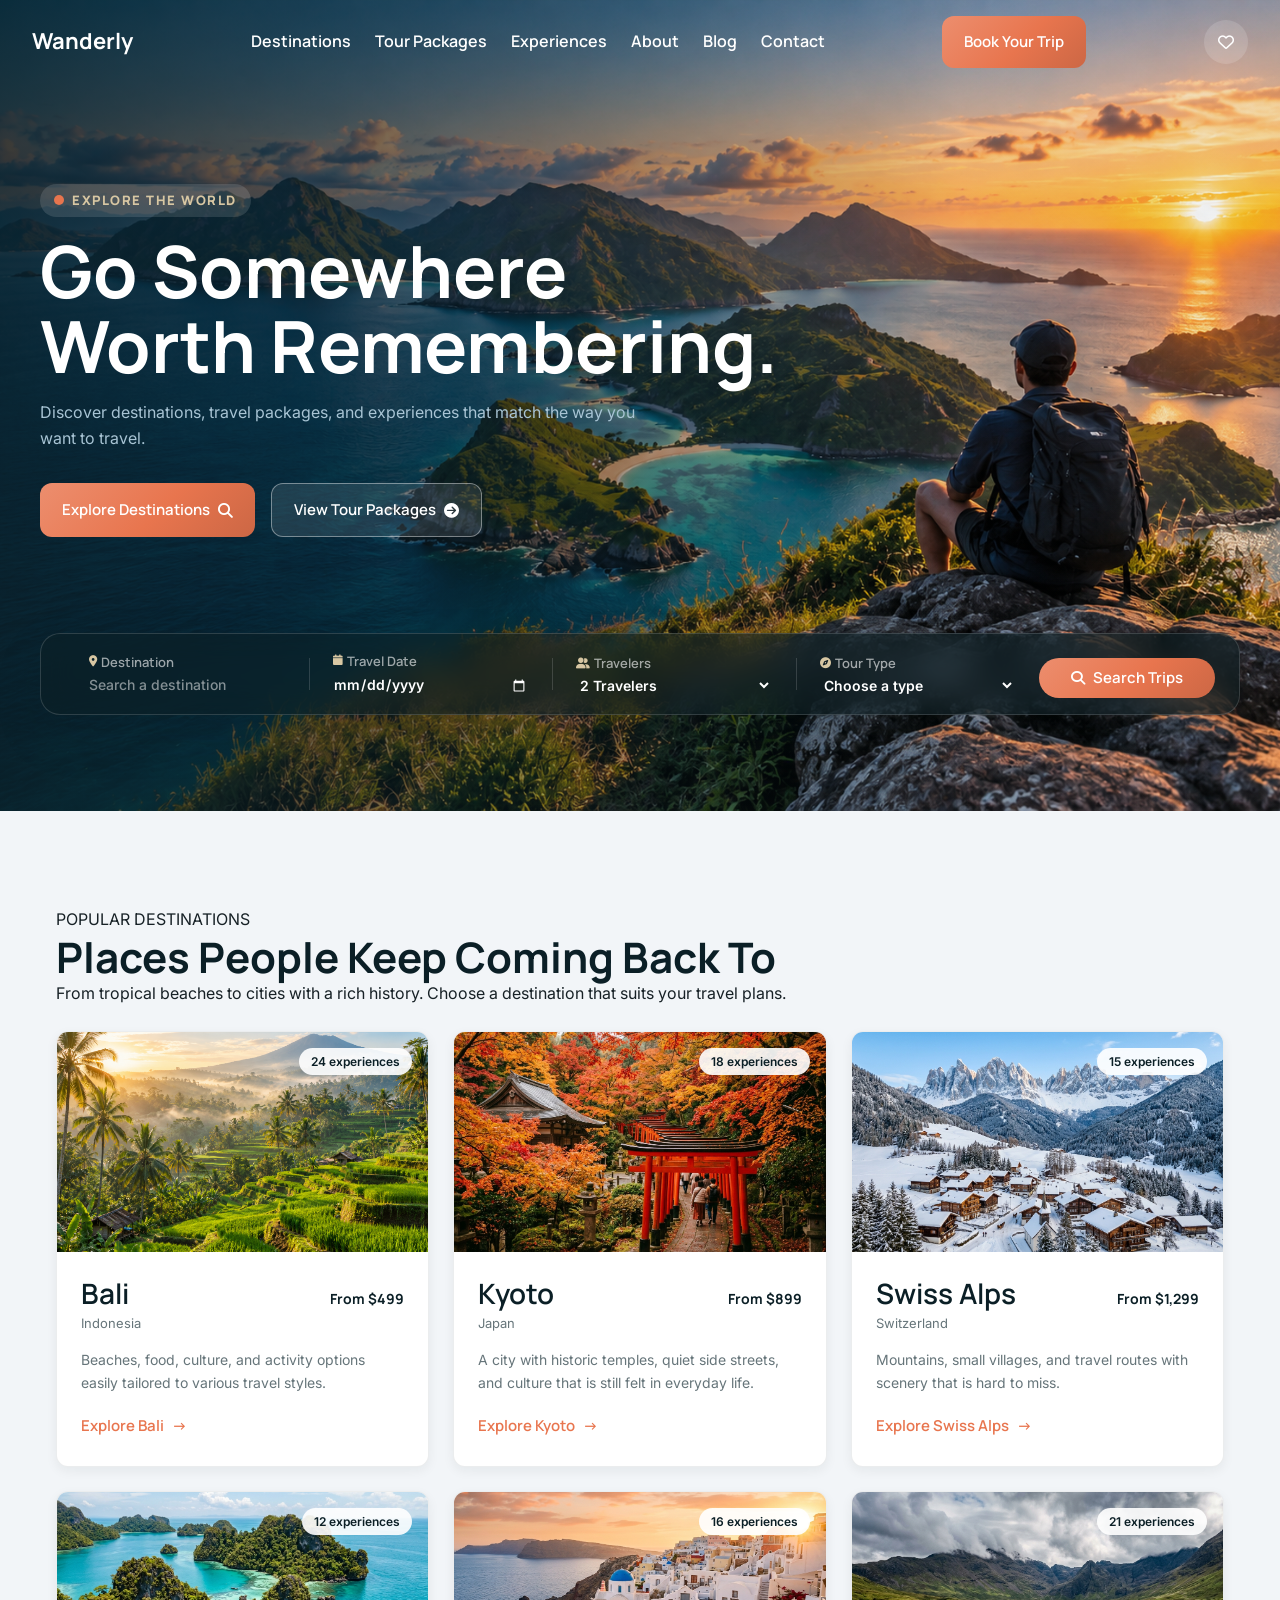
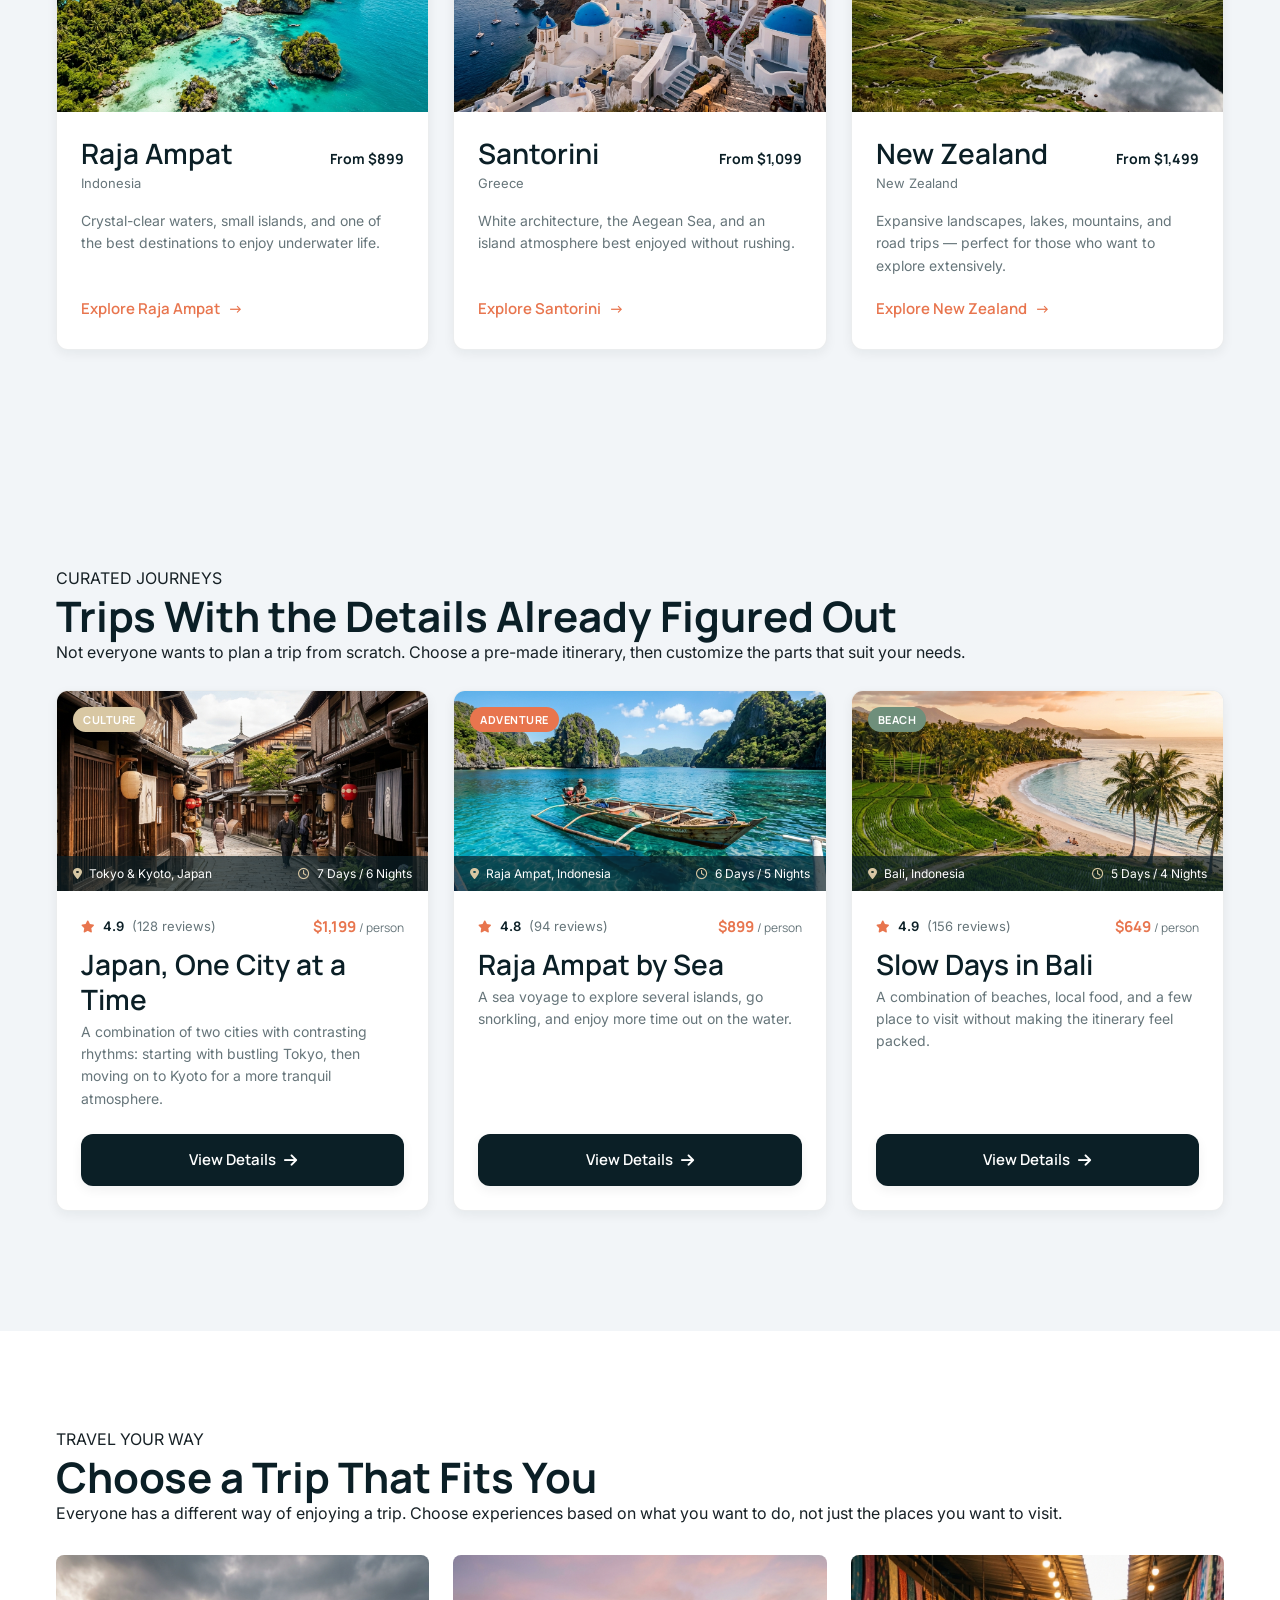
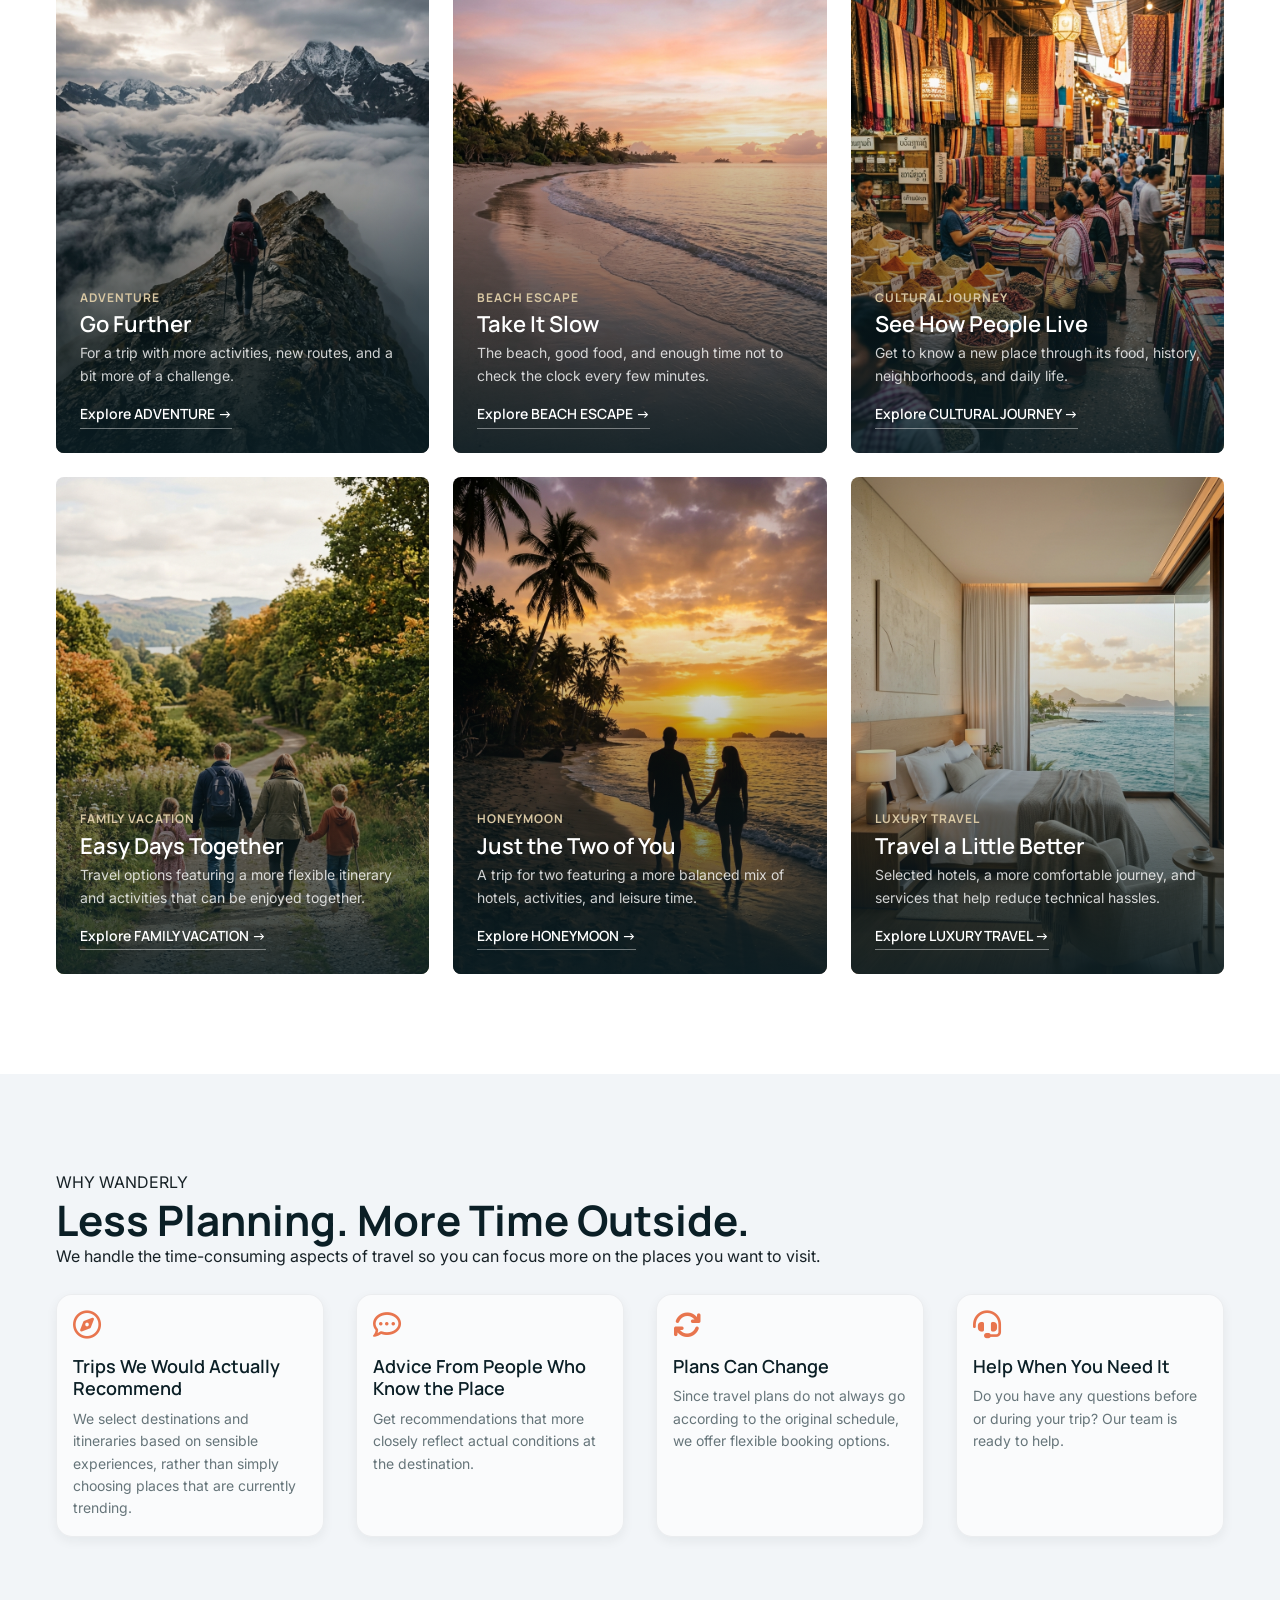
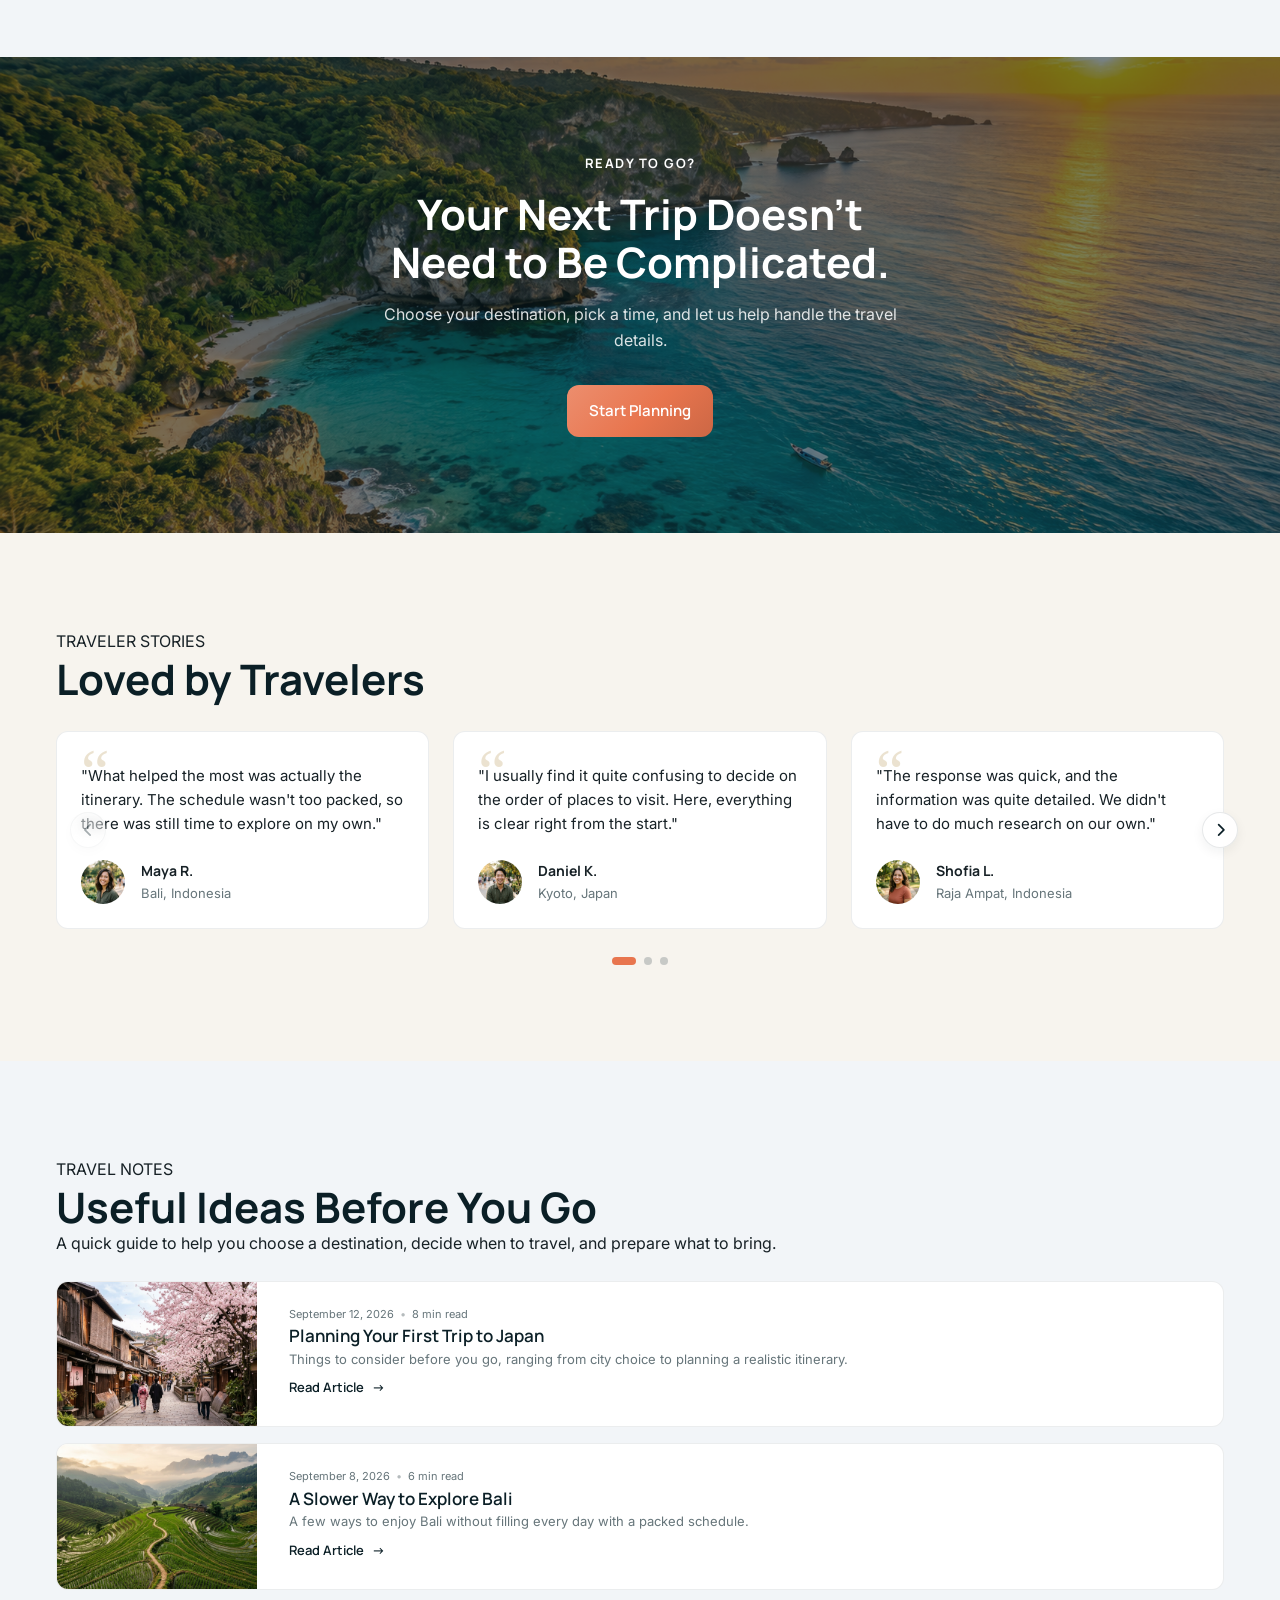
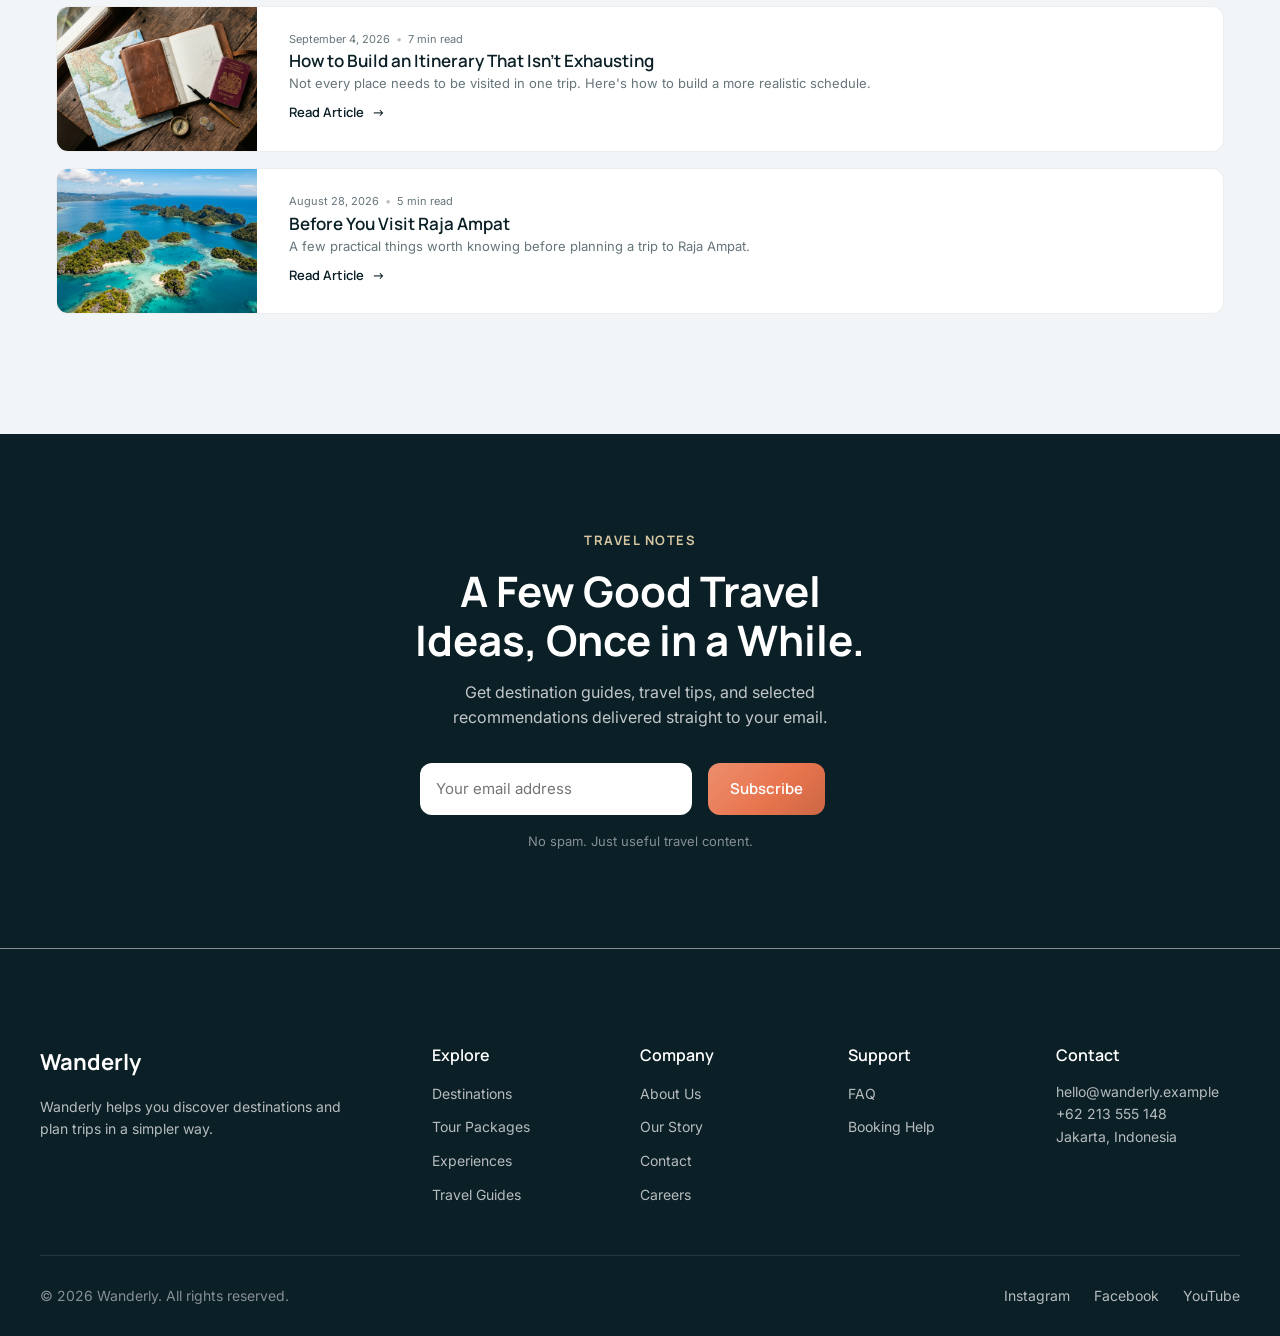
<file: index.html>
<!DOCTYPE html>
<html lang="en">
<head>
  <meta charset="UTF-8">
  <meta name="viewport" content="width=device-width, initial-scale=1.0">
  <title>Wanderly — Travel Planning, Made Simpler</title>

  <!-- Font -->
  <link rel="preconnect" href="https://fonts.googleapis.com">
  <link rel="preconnect" href="https://fonts.gstatic.com" crossorigin>
  <link href="https://fonts.googleapis.com/css2?family=Manrope:wght@500;600;700;800&family=Inter:wght@400;500;600&display=swap" rel="stylesheet">

  <!-- Icon -->
  <link rel="stylesheet" href="https://cdnjs.cloudflare.com/ajax/libs/font-awesome/6.5.1/css/all.min.css" integrity="sha512-DTOQO9RWCH3ppGqcWaEA1BIZOC6xxalwEsw9c2QQeAIftl+Vegovlnee1c9QX4TctnWMn13TZye+giMm8e2LwA==" crossorigin="anonymous" referrerpolicy="no-referrer">

  <!-- Style -->
  <link rel="stylesheet" href="style.css">
</head>
<body>
  <header class="header">
    <nav class="navbar">
      <a href="index.html" class="navbar__logo">
        Wanderly
      </a>

      <ul class="navbar__menu">
        <li><a href="destination.html" class="navbar__link">Destinations</a></li>
        <li><a href="tourpackage.html" class="navbar__link">Tour Packages</a></li>
        <li><a href="experiences.html" class="navbar__link">Experiences</a></li>
        <li><a href="about.html" class="navbar__link">About</a></li>
        <li><a href="blog.html" class="navbar__link">Blog</a></li>
        <li><a href="contact.html" class="navbar__link">Contact</a></li>
      </ul>

      <a href="booking.html" class="button button--primary navbar__cta">Book Your Trip</a>

      <a href="wishlist.html" class="navbar__account" aria-label="Your Wishlist">
        <i class="fa-regular fa-heart" aria-hidden="true"></i>
      </a>

      <button type="button" class="navbar__toggle" aria-label="Open navigation menu" aria-expanded="false">
        <span></span>
        <span></span>
        <span></span>
      </button>
    </nav>

    <div class="navbar__overlay"></div>
  </header>

  <main>

    <!-- ===== HERO ===== -->
    <section class="hero" id="hero">
      <div class="hero__content">
        <span class="hero__eyebrow">
          <span class="hero__eyebrow-dot" aria-hidden="true"></span>
          EXPLORE THE WORLD
        </span>
        <h1 class="hero__headline">Go Somewhere Worth Remembering.</h1>
        <p class="hero__subtitle">
          Discover destinations, travel packages, and experiences that match the way you want to travel.
        </p>

        <div class="hero__actions">
          <a href="destination.html" class="button button--primary">
            Explore Destinations
            <i class="fa-solid fa-search" aria-hidden="true"></i>
          </a>
          <a href="tourpackage.html" class="button button--secondary">
            View Tour Packages
            <i class="fa-solid fa-circle-arrow-right" aria-hidden="true"></i>
          </a>
        </div>
      </div>

      <!-- ===== TRAVEL SEARCH WIDGET ===== -->
      <form action="destination.html" class="search-widget" role="search" aria-label="Trip search">
        <h2 class="search-widget__title">Where Are You Going?</h2>

        <div class="search-widget__fields">
          <div class="search-widget__field">
            <label for="search-destination">
              <i class="fa-solid fa-location-dot" aria-hidden="true"></i>
              Destination
            </label>
            <input type="text" name="q" id="search-destination" placeholder="Search a destination">
          </div>

          <div class="search-widget__field">
            <label for="search-date">
              <i class="fa-solid fa-calendar" aria-hidden="true"></i>
              Travel Date
            </label>
            <input type="date" name="travel-date" id="search-date">
          </div>

          <div class="search-widget__field">
            <label for="search-travelers">
              <i class="fa-solid fa-user-group" aria-hidden="true"></i>
              Travelers
            </label>
            <select name="travelers" id="search-travelers">
              <option value="1">1 Traveler</option>
              <option value="2" selected>2 Travelers</option>
              <option value="3">3 Travelers</option>
              <option value="4">4 Travelers</option>
            </select>
          </div>
          
          <div class="search-widget__field">
            <label for="search-tour-type">
              <i class="fa-solid fa-compass" aria-hidden="true"></i>
              Tour Type
            </label>
            <select name="tour-type" id="search-tour-type">
              <option value="">Choose a type</option>
              <option value="adventure">Adventure</option>
              <option value="beach">Beach Escape</option>
              <option value="cultural">Cultural Journey</option>
              <option value="family">Family Vacation</option>
              <option value="honeymoon">Honeymoon</option>
              <option value="luxury">Luxury Travel</option>
            </select>
          </div>

          <button type="submit" class="button button--primary search-widget__submit">
            <i class="fa-solid fa-magnifying-glass" aria-hidden="true"></i>
            Search Trips
          </button>
        </div>
      </form>
    </section>

    <!-- ===== POPULAR DESTINATION ===== -->
    <section class="destinations" id="destinations">
      <div class="section-heading">
        <span class="section-heading__eyebrow">POPULAR DESTINATIONS</span>
        <h2 class="section-heading__title">Places People Keep Coming Back To</h2>
        <p class="section-heading__desc">
          From tropical beaches to cities with a rich history. Choose a destination that suits your travel plans.
        </p>
      </div>

      <div class="destination-grid">

        <!-- DESTINATION 1 -->
        <article class="destination-card" data-region="asia">
          <div class="destination-card__media">
            <img src="images/destination/bali.png" alt="A tropical beach in Bali with coconut trees" class="destination-card__image">
            <span class="destination-card__badge">24 experiences</span>
          </div>
          <div class="destination-card__body">
            <div class="destination-card__heading">
              <h3 class="destination-card__title">Bali</h3>
              <span class="destination-card__price">From $499</span>
            </div>
            <p class="destination-card__country">Indonesia</p>
            <p class="destination-card__desc">
              Beaches, food, culture, and activity options easily tailored to various travel styles.
            </p>
            <a href="destination-detail.html?id=bali" class="button button--ghost">Explore Bali</a>
          </div>
        </article>

        <!-- DESTINATION 2 -->
        <article class="destination-card" data-region="asia">
          <div class="destination-card__media">
            <img src="images/destination/kyoto.jpg" alt="A historic temple in Kyoto, Japan" class="destination-card__image">
            <span class="destination-card__badge">18 experiences</span>
          </div>
          <div class="destination-card__body">
            <div class="destination-card__heading">
              <h3 class="destination-card__title">Kyoto</h3>
              <span class="destination-card__price">From $899</span>
            </div>
            <p class="destination-card__country">Japan</p>
            <p class="destination-card__desc">
              A city with historic temples, quiet side streets, and culture that is still felt in everyday life.
            </p>
            <a href="destination-detail.html?id=kyoto" class="button button--ghost">Explore Kyoto</a>
          </div>
        </article>

        <!-- DESTINATION 3 -->
        <article class="destination-card" data-region="europe">
          <div class="destination-card__media">
            <img src="images/destination/swiss-alps.jpg" alt="Swiss Alps mountains with a small village" class="destination-card__image">
            <span class="destination-card__badge">15 experiences</span>
          </div>
          <div class="destination-card__body">
            <div class="destination-card__heading">
              <h3 class="destination-card__title">Swiss Alps</h3>
              <span class="destination-card__price">From $1,299</span>
            </div>
            <p class="destination-card__country">Switzerland</p>
            <p class="destination-card__desc">
              Mountains, small villages, and travel routes with scenery that is hard to miss.
            </p>
            <a href="destination-detail.html?id=swiss-alps" class="button button--ghost">Explore Swiss Alps</a>
          </div>
        </article>

        <!-- DESTINATION 4 -->
        <article class="destination-card" data-region="asia">
          <div class="destination-card__media">
            <img src="images/destination/raja-ampat.jpg" alt="The clear waters of Raja Ampat from above" class="destination-card__image">
            <span class="destination-card__badge">12 experiences</span>
          </div>
          <div class="destination-card__body">
            <div class="destination-card__heading">
              <h3 class="destination-card__title">Raja Ampat</h3>
              <span class="destination-card__price">From $899</span>
            </div>
            <p class="destination-card__country">Indonesia</p>
            <p class="destination-card__desc">
              Crystal-clear waters, small islands, and one of the best destinations to enjoy underwater life.
            </p>
            <a href="destination-detail.html?id=raja-ampat" class="button button--ghost">Explore Raja Ampat</a>
          </div>
        </article>

        <!-- DESTINATION 5 -->
        <article class="destination-card" data-region="">
          <div class="destination-card__media">
            <img src="images/destination/santorini.jpg" alt="The distinctive blue-and-white buildings of Santorini, Greece." class="destination-card__image">
            <span class="destination-card__badge">16 experiences</span>
          </div>
          <div class="destination-card__body">
            <div class="destination-card__heading">
              <h3 class="destination-card__title">Santorini</h3>
              <span class="destination-card__price">From $1,099</span>
            </div>
            <p class="destination-card__country">Greece</p>
            <p class="destination-card__desc">
              White architecture, the Aegean Sea, and an island atmosphere best enjoyed without rushing.
            </p>
            <a href="destination-detail.html?id=santorini" class="button button--ghost">Explore Santorini</a>
          </div>
        </article>

        <!-- DESTINATION 6 -->
        <article class="destination-card" data-region="">
          <div class="destination-card__media">
            <img src="images/destination/new-zealand.jpg" alt="The vast landscape of mountains and lakes in New Zealand." class="destination-card__image">
            <span class="destination-card__badge">21 experiences</span>
          </div>
          <div class="destination-card__body">
            <div class="destination-card__heading">
              <h3 class="destination-card__title">New Zealand</h3>
              <span class="destination-card__price">From $1,499</span>
            </div>
            <p class="destination-card__country">New Zealand</p>
            <p class="destination-card__desc">
              Expansive landscapes, lakes, mountains, and road trips &mdash; perfect for those who want to explore extensively.
            </p>
            <a href="destination-detail.html?id=new-zealand" class="button button--ghost">Explore New Zealand</a>
          </div>
        </article>

      </div>
    </section>

    <!-- ===== FEATURED TOUR PACKAGES ===== -->
    <section class="tour-packages" id="tour-packages">
      <div class="section-heading">
        <span class="section-heading__eyebrow">CURATED JOURNEYS</span>
        <h2 class="section-heading__title">Trips With the Details Already Figured Out</h2>
        <p class="section-heading__desc">
          Not everyone wants to plan a trip from scratch. Choose a pre-made itinerary, then customize the parts that suit your needs.
        </p>
      </div>

      <div class="tour-package-grid">

        <!-- Tour Packages 1 -->
        <article class="tour-package-card" data-category="cultural">
          <div class="tour-package-card__media">
            <img src="images/tourpackages/japan.jpg" alt="">
            <span class="tour-package-card__category">CULTURE</span>
            <div class="tour-package-card__info-bar">
              <span><i class="fa-solid fa-location-dot" aria-hidden="true"></i> Tokyo &amp; Kyoto, Japan</span>
              <span><i class="fa-regular fa-clock" aria-hidden="true"></i> 7 Days / 6 Nights</span>
            </div>
          </div>
          <div class="tour-package-card__body">
            <div class="tour-package-card__meta-row">
              <span class="tour-package-card__rating">
                <i class="fa-solid fa-star" aria-hidden="true"></i>
                4.9 <span class="tour-package-card__reviews">(128 reviews)</span>
              </span>
              <span class="tour-package-card__price">From $1,199 <span>/ person</span></span>
            </div>
            <h3 class="tour-package-card__title">Japan, One City at a Time</h3>
            <p class="tour-package-card__desc">
              A combination of two cities with contrasting rhythms: starting with bustling Tokyo, then moving on to Kyoto for a more tranquil atmosphere.
            </p>
            <a href="tourpackage-detail.html?id=japan-01" class="button button--dark tour-package-card__cta">
              View Details
              <i class="fa-solid fa-arrow-right" aria-hidden="true"></i>
            </a>
          </div>
        </article>

        <!-- Tour Packages 2 -->
        <article class="tour-package-card" data-category="adventure">
          <div class="tour-package-card__media">
            <img src="images/tourpackages/raja-ampat-sea.jpg" alt="">
            <span class="tour-package-card__category">ADVENTURE</span>
            <div class="tour-package-card__info-bar">
              <span><i class="fa-solid fa-location-dot" aria-hidden="true"></i> Raja Ampat, Indonesia</span>
              <span><i class="fa-regular fa-clock" aria-hidden="true"></i> 6 Days / 5 Nights</span>
            </div>
          </div>
          <div class="tour-package-card__body">
            <div class="tour-package-card__meta-row">
              <span class="tour-package-card__rating">
                <i class="fa-solid fa-star" aria-hidden="true"></i>
                4.8 <span class="tour-package-card__reviews">(94 reviews)</span>
              </span>
              <span class="tour-package-card__price">From $899 <span>/ person</span></span>
            </div>
            <h3 class="tour-package-card__title">Raja Ampat by Sea</h3>
            <p class="tour-package-card__desc">
              A sea voyage to explore several islands, go snorkeling, and enjoy more time out on the water.
            </p>
            <a href="tourpackage-detail.html?id=raja-ampat-02" class="button button--dark tour-package-card__cta">
              View Details
              <i class="fa-solid fa-arrow-right" aria-hidden="true"></i>
            </a>
          </div>
        </article>

        <!-- Tour Packages 3 -->
        <article class="tour-package-card" data-category="beach">
          <div class="tour-package-card__media">
            <img src="images/tourpackages/bali-slow.jpg" alt="">
            <span class="tour-package-card__category">BEACH</span>
            <div class="tour-package-card__info-bar">
              <span><i class="fa-solid fa-location-dot" aria-hidden="true"></i> Bali, Indonesia</span>
              <span><i class="fa-regular fa-clock" aria-hidden="true"></i> 5 Days / 4 Nights</span>
            </div>
          </div>
          <div class="tour-package-card__body">
            <div class="tour-package-card__meta-row">
              <span class="tour-package-card__rating">
                <i class="fa-solid fa-star" aria-hidden="true"></i>
                4.9 <span class="tour-package-card__reviews">(156 reviews)</span>
              </span>
              <span class="tour-package-card__price">From $649 <span>/ person</span></span>
            </div>
            <h3 class="tour-package-card__title">Slow Days in Bali</h3>
            <p class="tour-package-card__desc">
              A combination of beaches, local food, and a few places to visit without making the itinerary feel packed.
            </p>
            <a href="tourpackage-detail.html?id=bali-03" class="button button--dark tour-package-card__cta">
              View Details
              <i class="fa-solid fa-arrow-right" aria-hidden="true"></i>
            </a>
          </div>
        </article>

      </div>
    </section>

    <!-- ===== TRAVEL EXPERIENCES ===== -->
    <section class="experiences" id="experiences">
      <div class="section-heading">
        <span class="section-heading__eyebrow">TRAVEL YOUR WAY</span>
        <h2 class="section-heading__title">Choose a Trip That Fits You</h2>
        <p class="section-heading__desc">
          Everyone has a different way of enjoying a trip. Choose experiences based on what you want to do, not just the places you want to visit.
        </p>
      </div>

      <div class="slider slider--mobile-only" data-slider role="region" aria-label="Tour experiences">
        <div class="slider__viewport">

          <button type="button" class="slider__btn slider__btn--prev" aria-label="Previous experience">
            <i class="fa-solid fa-chevron-left" aria-hidden="true"></i>
          </button>

          <div class="slider__track">
            <!-- Experience 1 -->
            <article class="experience-card">
              <img src="images/experiences/adventure.jpg" alt="" class="experience-card__image">
              <div class="experience-card__overlay">
                <span class="experience-card__category">ADVENTURE</span>
                <h3 class="experience-card__title">Go Further</h3>
                <p class="experience-card__desc">
                  For a trip with more activities, new routes and a bit more of a challenge.
                </p>
                <a href="experience-detail.html?id=adventure" class="experience-card__link">Explore Adventures &rarr;</a>
              </div>
            </article>
            
            <!-- Experience 2 -->
            <article class="experience-card">
              <img src="images/experiences/beach.jpg" alt="" class="experience-card__image">
              <div class="experience-card__overlay">
                <span class="experience-card__category">BEACH ESCAPE</span>
                <h3 class="experience-card__title">Take It Slow</h3>
                <p class="experience-card__desc">
                  The beach, good food, and enough time not to check the clock every few minutes.
                </p>
                <a href="experience-detail.html?id=beach" class="experience-card__link">Explore Beach Trips &rarr;</a>
              </div>
            </article>
                    
            <!-- Experience 3 -->
            <article class="experience-card">
              <img src="images/experiences/cultural.jpg" alt="" class="experience-card__image">
              <div class="experience-card__overlay">
                <span class="experience-card__category">CULTURAL JOURNEY</span>
                <h3 class="experience-card__title">See How People Live</h3>
                <p class="experience-card__desc">
                  Get to know a new place through its food, history, neighborhoods, and daily life.
                </p>
                <a href="experience-detail.html?id=cultural" class="experience-card__link">Explore Cultural Trips &rarr;</a>
              </div>
            </article>
                    
            <!-- Experience 4 -->
            <article class="experience-card">
              <img src="images/experiences/family.jpg" alt="" class="experience-card__image">
              <div class="experience-card__overlay">
                <span class="experience-card__category">FAMILY VACATION</span>
                <h3 class="experience-card__title">Easy Days Together</h3>
                <p class="experience-card__desc">
                  Travel options featuring a more flexible itinerary and activities that can be enjoyed together.
                </p>
                <a href="experience-detail.html?id=family" class="experience-card__link">Explore Family Trips &rarr;</a>
              </div>
            </article>
                            
            <!-- Experience 5 -->
            <article class="experience-card">
              <img src="images/experiences/honeymoon.jpg" alt="" class="experience-card__image">
              <div class="experience-card__overlay">
                <span class="experience-card__category">HONEYMOON</span>
                <h3 class="experience-card__title">Just the Two of You</h3>
                <p class="experience-card__desc">
                  A trip for two featuring a more balanced mix of hotels, activities, and leisure time.
                </p>
                <a href="experience-detail.html?id=honeymoon" class="experience-card__link">Explore Honeymoon Trips &rarr;</a>
              </div>
            </article>
                            
            <!-- Experience 6 -->
            <article class="experience-card">
              <img src="images/experiences/luxury.jpg" alt="" class="experience-card__image">
              <div class="experience-card__overlay">
                <span class="experience-card__category">LUXURY TRAVEL</span>
                <h3 class="experience-card__title">Travel a Little Better</h3>
                <p class="experience-card__desc">
                  Hand-picked hotels, a more comfortable journey, and services that help minimize logistical hassles.
                </p>
                <a href="experience-detail.html?id=luxury" class="experience-card__link">Explore Luxury Trips &rarr;</a>
              </div>
            </article>
          </div>

          <button type="button" class="slider__btn slider__btn--next" aria-label="Next experience">
            <i class="fa-solid fa-chevron-right" aria-hidden="true"></i>
          </button>

        </div>

        <div class="slider__dots"></div>
      </div>
    </section>

    <!-- ===== WHY CHOOSE US ===== -->
    <section class="why-us" id="why-us">
      <div class="section-heading">
        <span class="section-heading__eyebrow">WHY WANDERLY</span>
        <h2 class="section-heading__title">Less Planning. More Time Outside.</h2>
        <p class="section-heading__desc">
          We handle the time-consuming aspects of travel so you can focus more on the places you want to visit.
        </p>
      </div>

      <div class="benefit-grid">
        <!-- Benefit 1 -->
        <div class="benefit-card">
          <i class="fa-regular fa-compass benefit-card__icon" aria-hidden="true"></i>
          <h3 class="benefit-card__title">Trips We Would Actually Recommend</h3>
          <p class="benefit-card__desc">
            We select destinations and itineraries based on sensible experiences, rather than simply choosing places that are currently trending.
          </p>
        </div>

        <!-- Benefit 2 -->
        <div class="benefit-card">
          <i class="fa-regular fa-comment-dots benefit-card__icon" aria-hidden="true"></i>
          <h3 class="benefit-card__title">Advice From People Who Know the Place</h3>
          <p class="benefit-card__desc">
            Get recommendations that more closely reflect actual conditions at the destination.
          </p>
        </div>

        <!-- Benefit 3 -->
        <div class="benefit-card">
          <i class="fa-solid fa-arrows-rotate benefit-card__icon" aria-hidden="true"></i>
          <h3 class="benefit-card__title">Plans Can Change</h3>
          <p class="benefit-card__desc">
            Since travel plans do not always go according to the original schedule, we offer flexible booking options.
          </p>
        </div>

        <!-- Benefit 4 -->
        <div class="benefit-card">
          <i class="fa-solid fa-headset benefit-card__icon" aria-hidden="true"></i>
          <h3 class="benefit-card__title">Help When You Need It</h3>
          <p class="benefit-card__desc">
            Do you have any questions before or during your trip? Our team is ready to help.
          </p>
        </div>
      </div>
    </section>

    <!-- ===== PROMOTIONAL BANNER ===== -->
    <section class="promo-banner" id="promo-banner">
      <span class="promo-banner__eyebrow">READY TO GO?</span>
      <h2 class="promo-banner__title">Your Next Trip Doesn't Need to Be Complicated.</h2>
      <p class="promo-banner__desc">
        Choose your destination, pick a time, and let us help handle the travel details.
      </p>
      <a href="booking.html" class="button button--primary">Start Planning</a>
    </section>

    <!-- ===== TESTIMONIALS ===== -->
    <section class="testimonials" id="testimonials">
      <div class="section-heading">
        <span class="section-heading__eyebrow">TRAVELER STORIES</span>
        <h2 class="section-heading__title">Loved by Travelers</h2>
      </div>

      <div class="slider slider--testimonials" data-slider role="region" aria-roledescription="carousel" aria-label="Traveler testimonials">
        <div class="slider__viewport">

          <button type="button" class="slider__btn slider__btn--prev" aria-label="Previous testimonial">
            <i class="fa-solid fa-chevron-left" aria-hidden="true"></i>
          </button>

          <div class="slider__track" tabindex="0">
            <!-- Testimoni 1 -->
            <blockquote class="testimonial-card">
              <p class="testimonial-card__quote">
                "What helped the most was actually the itinerary. The schedule wasn't too packed, so there was still time to explore on my own."
              </p>
              <footer class="testimonial-card__author">
                <img src="images/testimonials/person1.jpg" alt="" class="testimonial-card__avatar">
                <span class="testimonial-card__name">Maya R.</span>
                <span class="testimonial-card__destination">Bali, Indonesia</span>
                <span class="testimonial-card__rating">5.0</span>
              </footer>
            </blockquote>
            
            <!-- Testimoni 2 -->
            <blockquote class="testimonial-card">
              <p class="testimonial-card__quote">
                "I usually find it quite confusing to decide on the order of places to visit. Here, everything is clear right from the start."
              </p>
              <footer class="testimonial-card__author">
                <img src="images/testimonials/person2.jpg" alt="" class="testimonial-card__avatar">
                <span class="testimonial-card__name">Daniel K.</span>
                <span class="testimonial-card__destination">Kyoto, Japan</span>
                <span class="testimonial-card__rating">4.9</span>
              </footer>
            </blockquote>
                    
            <!-- Testimoni 3 -->
            <blockquote class="testimonial-card">
              <p class="testimonial-card__quote">
                "The response was quick, and the information was quite detailed. We didn't have to do much research on our own."
              </p>
              <footer class="testimonial-card__author">
                <img src="images/testimonials/person3.jpg" alt="" class="testimonial-card__avatar">
                <span class="testimonial-card__name">Shofia L.</span>
                <span class="testimonial-card__destination">Raja Ampat, Indonesia</span>
                <span class="testimonial-card__rating">5.0</span>
              </footer>
            </blockquote>
                            
            <!-- Testimoni 4 -->
            <blockquote class="testimonial-card">
              <p class="testimonial-card__quote">
                "The road trip was paced nicely. We didn't have to change locations every day, so the journey felt more relaxed."
              </p>
              <footer class="testimonial-card__author">
                <img src="images/testimonials/person4.jpg" alt="" class="testimonial-card__avatar">
                <span class="testimonial-card__name">Alex M.</span>
                <span class="testimonial-card__destination">New Zealand</span>
                <span class="testimonial-card__rating">4.8</span>
              </footer>
            </blockquote>
                            
            <!-- Testimoni 5 -->
            <blockquote class="testimonial-card">
              <p class="testimonial-card__quote">
                "I like it because the choice of activities isn't forced. There are some days intentionally set aside to be more free-form."
              </p>
              <footer class="testimonial-card__author">
                <img src="images/testimonials/person5.jpg" alt="" class="testimonial-card__avatar">
                <span class="testimonial-card__name">Nadia P.</span>
                <span class="testimonial-card__destination">Santorini, Greece</span>
                <span class="testimonial-card__rating">5.0</span>
              </footer>
            </blockquote>
          </div>

          <button type="button" class="slider__btn slider__btn--next" aria-label="Next testimonial">
            <i class="fa-solid fa-chevron-right" aria-hidden="true"></i>
          </button>

        </div>

        <div class="slider__dots"></div>
      </div>
    </section>

    <!-- ===== BLOG ===== -->
    <section class="blog" id="blog">
      <div class="section-heading">
        <span class="section-heading__eyebrow">TRAVEL NOTES</span>
        <h2 class="section-heading__title">Useful Ideas Before You Go</h2>
        <p class="section-heading__desc">
          A quick guide to help you choose a destination, decide when to travel, and prepare what to bring.
        </p>
      </div>

      <div class="blog-grid">

        <!-- Article 1 -->
        <article class="blog-card" data-category="travel-guide">
          <img src="images/blog/japan-guide.jpg" alt="" class="blog-card__image">
          <div class="blog-card__body">
            <div class="blog-card__meta">
              <time datetime="2026-09-12">September 12, 2026</time>
              <span>8 min read</span>
            </div>
            <h3 class="blog-card__title">Planning Your First Trip to Japan</h3>
            <p class="blog-card__excerpt">
              Things to consider before you go, ranging from choosing a city to planning your itinerary.
            </p>
            <a href="blog-detail.html?id=japan-first-trip" class="button button--ghost blog-card__link">Read Article</a>
          </div>
        </article>
        
        <!-- Article 2 -->
        <article class="blog-card">
          <img src="images/blog/bali-slow.jpg" alt="" class="blog-card__image">
          <div class="blog-card__body">
            <div class="blog-card__meta">
              <time datetime="2026-09-08">September 8, 2026</time>
              <span>6 min read</span>
            </div>
            <h3 class="blog-card__title">A Slower Way to Explore Bali</h3>
            <p class="blog-card__excerpt">
              Several ways to enjoy Bali without packing every day with a full itinerary.
            </p>
            <a href="blog-detail.html?id=bali-slow-way" class="button button--ghost blog-card__link">Read Article</a>
          </div>
        </article>
        
        <!-- Article 3 -->
        <article class="blog-card">
          <img src="images/blog/itinerary-tips.jpg" alt="" class="blog-card__image">
          <div class="blog-card__body">
            <div class="blog-card__meta">
              <time datetime="2026-09-04">September 4, 2026</time>
              <span>7 min read</span>
            </div>
            <h3 class="blog-card__title">How to Build an Itinerary That Isn't Exhausting</h3>
            <p class="blog-card__excerpt">
              You don't have to visit every place in a single trip. Here is how to create a more realistic itinerary.
            </p>
            <a href="blog-detail.html?id=itinerary-tips" class="button button--ghost blog-card__link">Read Article</a>
          </div>
        </article>
        
        <!-- Article 4 -->
        <article class="blog-card">
          <img src="images/blog/raja-ampat-guide.jpg" alt="" class="blog-card__image">
          <div class="blog-card__body">
            <div class="blog-card__meta">
              <time datetime="2026-08-28">August 28, 2026</time>
              <span>5 min read</span>
            </div>
            <h3 class="blog-card__title">Before You Visit Raja Ampat</h3>
            <p class="blog-card__excerpt">
              Some practical things to know before planning a trip to Raja Ampat.
            </p>
            <a href="blog-detail.html?id=raja-ampat-guide" class="button button--ghost blog-card__link">Read Article</a>
          </div>
        </article>
      </div>
    </section>

    <!-- ===== NEWSLETTER ===== -->
    <section class="newsletter" id="newsletter">
      <span class="newsletter__eyebrow">TRAVEL NOTES</span>
      <h2 class="newsletter__title">A Few Good Travel Ideas, Once in a While.</h2>
      <p class="newsletter__desc">
        Get destination guides, travel tips, and selected recommendations delivered straight to your email.
      </p>

      <form action="" class="newsletter__form" id="newsletter-form">
        <label for="newsletter-email" class="visually-hidden">Email address</label>
        <input type="email" name="email" id="newsletter-email" placeholder="Your email address" required aria-describedby="newsletter-email-error">
        <button type="submit" class="button button--primary">Subscribe</button>
      </form>

      <p class="newsletter__error" id="newsletter-email-error"></p>
      <p class="newsletter__success" id="newsletter-success" tabindex="-1" hidden>
        Thanks for subscribing. We'll be in touch with travel notes once in a while.
      </p>

      <p class="newsletter__disclaimer">No spam. Just useful travel content.</p>
    </section>
    
  </main>

  <footer class="footer">
    <div class="footer__top">
      <div class="footer__brand">
        <span class="footer__logo">Wanderly</span>
        <p class="footer__desc">
          Wanderly helps you discover destinations and plan trips in a simpler way.
        </p>
      </div>

      <nav class="footer__column">
        <h3>Explore</h3>
        <ul>
          <li><a href="destination.html">Destinations</a></li>
          <li><a href="tourpackage.html">Tour Packages</a></li>
          <li><a href="experiences.html">Experiences</a></li>
          <li><a href="blog.html">Travel Guides</a></li>
        </ul>
      </nav>

      <nav class="footer__column">
        <h3>Company</h3>
        <ul>
          <li><a href="about.html">About Us</a></li>
          <li><a href="about.html#story">Our Story</a></li>
          <li><a href="contact.html">Contact</a></li>
          <li><a href="about.html#careers">Careers</a></li>
        </ul>
      </nav>

      <nav class="footer__column">
        <h3>Support</h3>
        <ul>
          <li><a href="contact.html#faq">FAQ</a></li>
          <li><a href="booking.html#help">Booking Help</a></li>
        </ul>
      </nav>

      <div class="footer__column">
        <h3>Contact</h3>
        <p>hello@wanderly.example</p>
        <p>+62 213 555 148</p>
        <p>Jakarta, Indonesia</p>
      </div>
    </div>

    <div class="footer__bottom">
      <p class="footer__copyright">&copy; 2026 Wanderly. All rights reserved.</p>
      <ul class="footer__social">
        <li><a href="#" aria-label="Wanderly on Instagram">Instagram</a></li>
        <li><a href="#" aria-label="Wanderly on Facebook">Facebook</a></li>
        <li><a href="#" aria-label="Wanderly on YouTube">YouTube</a></li>
      </ul>
    </div>
  </footer>

  <script src="script.js"></script>
</body>
</html>
</file>
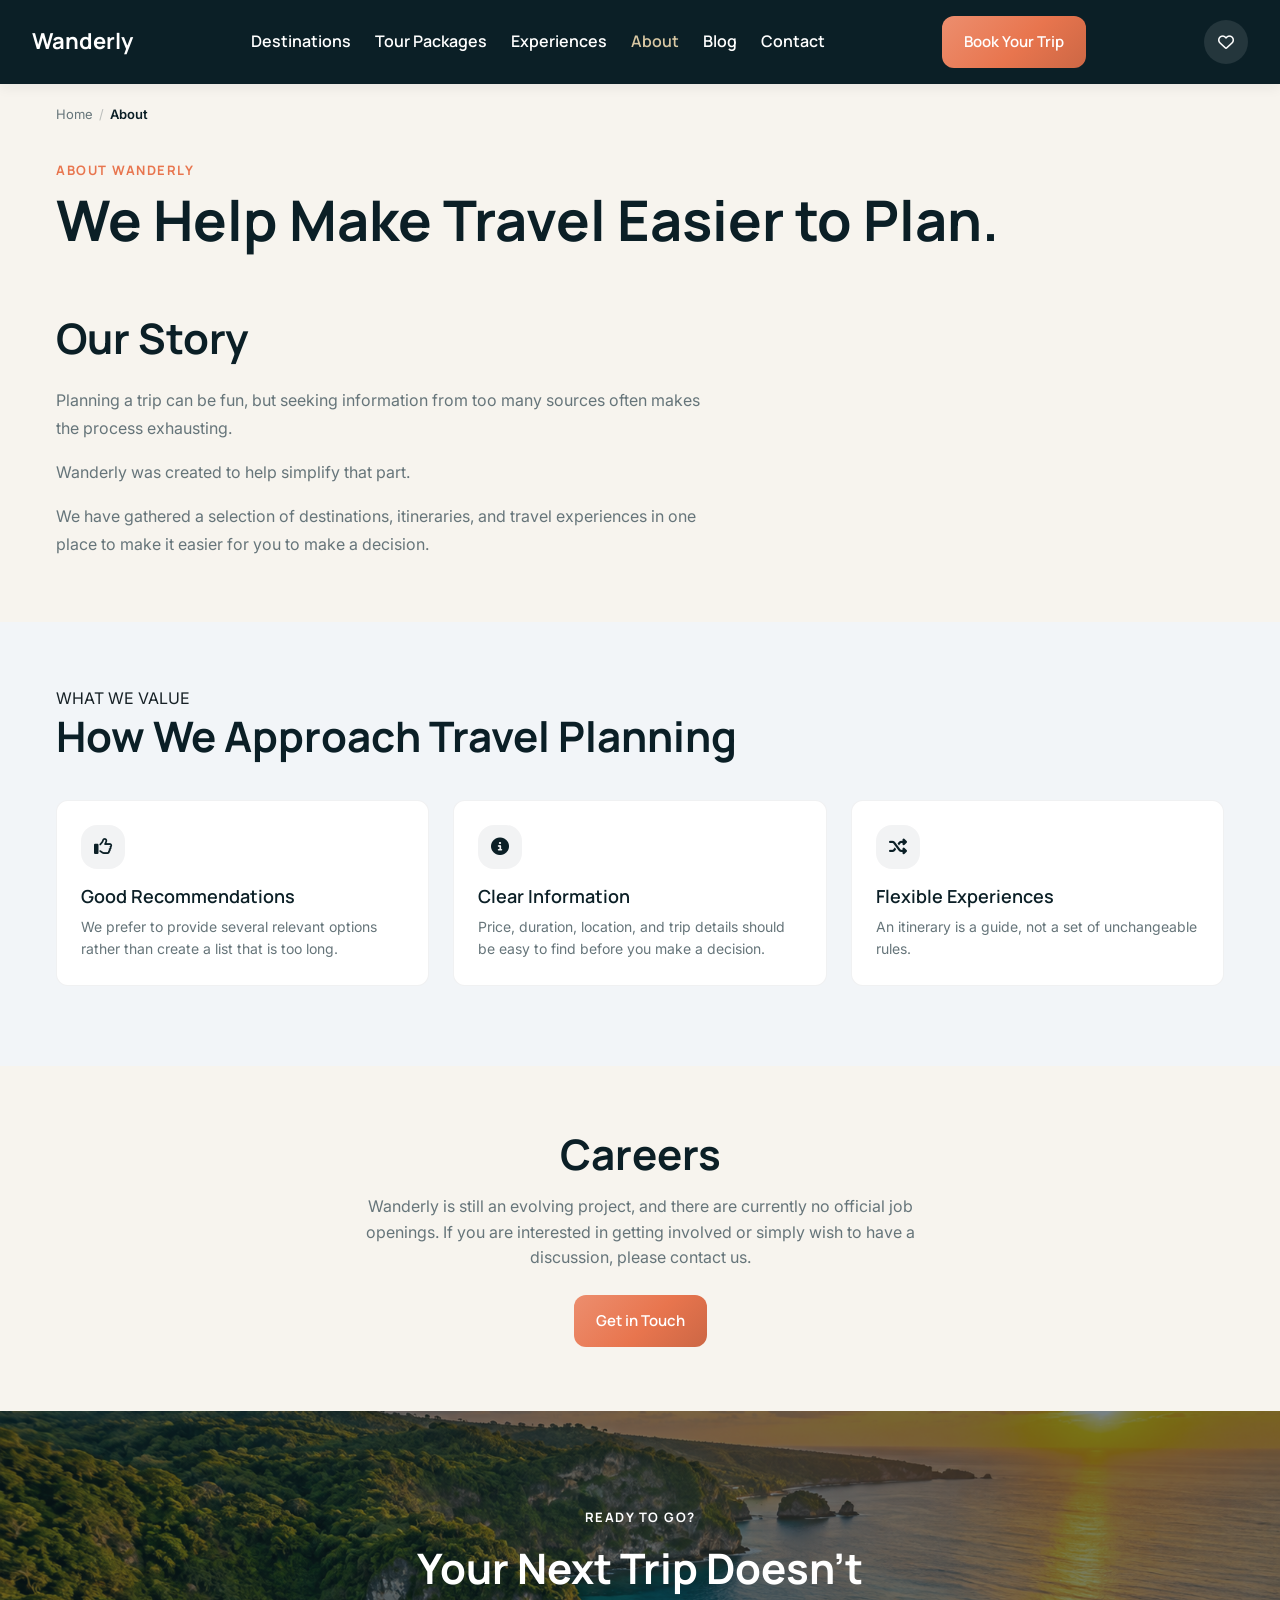
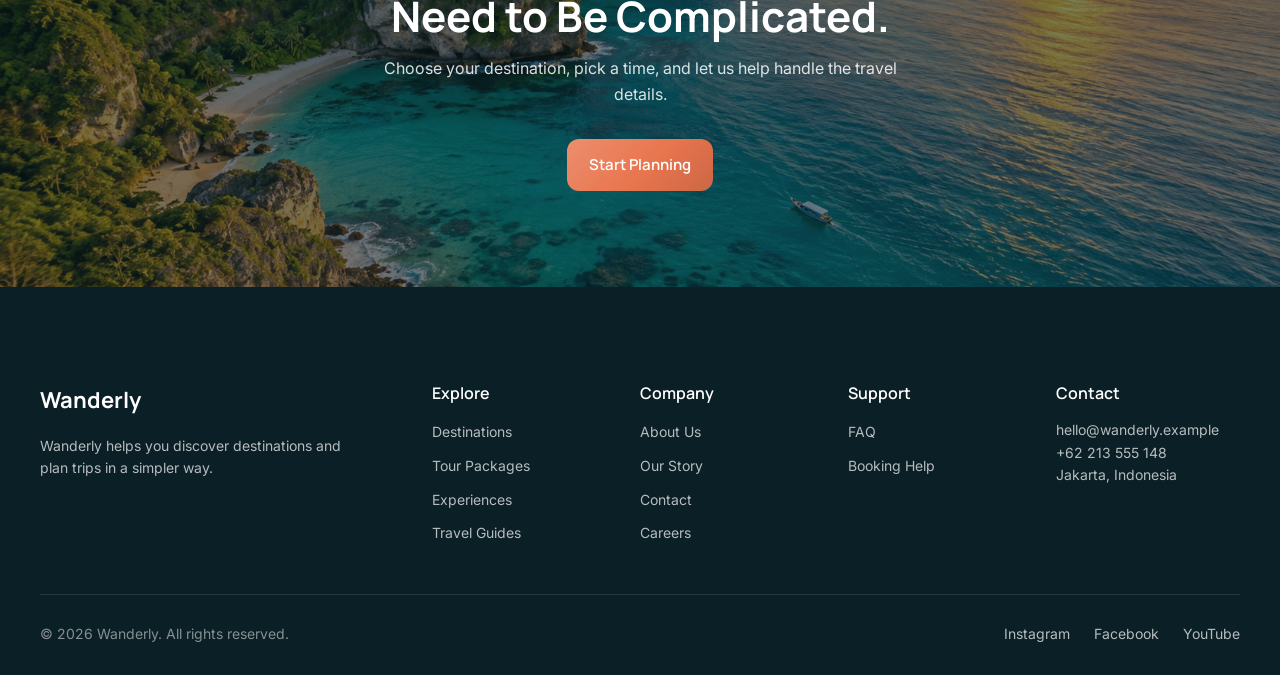
<file: about.html>
<!DOCTYPE html>
<html lang="en">
<head>
  <meta charset="UTF-8">
  <meta name="viewport" content="width=device-width, initial-scale=1.0">
  <title>Wanderly - About Us</title>

  <!-- Font -->
  <link rel="preconnect" href="https://fonts.googleapis.com">
  <link rel="preconnect" href="https://fonts.gstatic.com" crossorigin>
  <link href="https://fonts.googleapis.com/css2?family=Manrope:wght@500;600;700;800&family=Inter:wght@400;500;600&display=swap" rel="stylesheet">

  <!-- Icon -->
  <link rel="stylesheet" href="https://cdnjs.cloudflare.com/ajax/libs/font-awesome/6.5.1/css/all.min.css" integrity="sha512-DTOQO9RWCH3ppGqcWaEA1BIZOC6xxalwEsw9c2QQeAIftl+Vegovlnee1c9QX4TctnWMn13TZye+giMm8e2LwA==" crossorigin="anonymous" referrerpolicy="no-referrer">

  <!-- Style -->
  <link rel="stylesheet" href="style.css">
</head>
<body>
  <header class="header header--solid">
    <nav class="navbar">
      <a href="index.html" class="navbar__logo">Wanderly</a>

      <ul class="navbar__menu">
        <li><a href="destination.html" class="navbar__link">Destinations</a></li>
        <li><a href="tourpackage.html" class="navbar__link">Tour Packages</a></li>
        <li><a href="experiences.html" class="navbar__link">Experiences</a></li>
        <li><a href="about.html" aria-current="page" class="navbar__link">About</a></li>
        <li><a href="blog.html" class="navbar__link">Blog</a></li>
        <li><a href="contact.html" class="navbar__link">Contact</a></li>
      </ul>

      <a href="booking.html" class="button button--primary navbar__cta">Book Your Trip</a>

      <a href="wishlist.html" class="navbar__account" aria-label="Your Wishlist">
        <i class="fa-regular fa-heart" aria-hidden="true"></i>
      </a>

      <button type="button" class="navbar__toggle" aria-label="Open navigation menu" aria-expanded="false">
        <span></span>
        <span></span>
        <span></span>
      </button>
    </nav>

    <div class="navbar__overlay"></div>
  </header>

  <main>

    <!-- ===== BREADCRUMB ===== -->
    <nav class="breadcrumb" aria-label="Breadcrumb">
      <ol class="breadcrumb__list">
        <li><a href="index.html">Home</a></li>
        <li aria-current="page">About</li>
      </ol>
    </nav>

    <!-- ===== PAGE HEADER ===== -->
    <section class="page-header" id="page-header">
      <span class="page-header__eyebrow">ABOUT WANDERLY</span>
      <h1 class="page-header__title">We Help Make Travel Easier to Plan.</h1>
    </section>

    <!-- ===== OUR STORY ===== -->
    <section class="about-story" id="story">
      <h2 class="about-story__title">Our Story</h2>
      <div class="about-story__body">
        <p>
          Planning a trip can be fun, but seeking information from too many sources often makes the process exhausting.
        </p>
        <p>
          Wanderly was created to help simplify that part.
        </p>
        <p>
          We have gathered a selection of destinations, itineraries, and travel experiences in one place to make it easier for you to make a decision.
        </p>
      </div>
    </section>

    <!-- ===== ABOUT VALUES ===== -->
     <section class="about-values">
      <div class="section-heading">
        <span class="section-heading__eyebrow">WHAT WE VALUE</span>
        <h2 class="section-heading__title">How We Approach Travel Planning</h2>
      </div>

      <div class="value-grid">
        <div class="value-card">
          <span class="value-card__icon-wrap"><i class="fa-regular fa-thumbs-up" aria-hidden="true"></i></span>
          <h3 class="value-card__title">Good Recommendations</h3>
          <p class="value-card__desc">
            We prefer to provide several relevant options rather than create a list that is too long.
          </p>
        </div>

        <div class="value-card">
          <span class="value-card__icon-wrap"><i class="fa-solid fa-circle-info" aria-hidden="true"></i></span>
          <h3 class="value-card__title">Clear Information</h3>
          <p class="value-card__desc">
            Price, duration, location, and trip details should be easy to find before you make a decision.
          </p>
        </div>

        <div class="value-card">
          <span class="value-card__icon-wrap"><i class="fa-solid fa-shuffle" aria-hidden="true"></i></span>
          <h3 class="value-card__title">Flexible Experiences</h3>
          <p class="value-card__desc">
            An itinerary is a guide, not a set of unchangeable rules.
          </p>
        </div>
      </div>
     </section>

     <!-- ===== CAREERS ===== -->
    <section class="about-careers" id="careers">
      <h2 class="about-careers__title">Careers</h2>
      <p class="about-careers__desc">
        Wanderly is still an evolving project, and there are currently no official job openings. If you are interested in getting involved or simply wish to have a discussion, please contact us.
      </p>
      <a href="contact.html" class="button button--primary">Get in Touch</a>
    </section>

    <!-- ===== CTA ===== -->
    <section class="promo-banner" id="promo-banner">
      <span class="promo-banner__eyebrow">READY TO GO?</span>
      <h2 class="promo-banner__title">Your Next Trip Doesn't Need to Be Complicated.</h2>
      <p class="promo-banner__desc">
        Choose your destination, pick a time, and let us help handle the travel details.
      </p>
      <a href="booking.html" class="button button--primary">Start Planning</a>
    </section>
  </main>

  <footer class="footer">
    <div class="footer__top">
      <div class="footer__brand">
        <span class="footer__logo">Wanderly</span>
        <p class="footer__desc">
          Wanderly helps you discover destinations and plan trips in a simpler way.
        </p>
      </div>

      <nav class="footer__column">
        <h3>Explore</h3>
        <ul>
          <li><a href="destination.html">Destinations</a></li>
          <li><a href="tourpackage.html">Tour Packages</a></li>
          <li><a href="experiences.html">Experiences</a></li>
          <li><a href="blog.html">Travel Guides</a></li>
        </ul>
      </nav>

      <nav class="footer__column">
        <h3>Company</h3>
        <ul>
          <li><a href="about.html">About Us</a></li>
          <li><a href="about.html#story">Our Story</a></li>
          <li><a href="contact.html">Contact</a></li>
          <li><a href="about.html#careers">Careers</a></li>
        </ul>
      </nav>

      <nav class="footer__column">
        <h3>Support</h3>
        <ul>
          <li><a href="contact.html#faq">FAQ</a></li>
          <li><a href="booking.html#help">Booking Help</a></li>
        </ul>
      </nav>

      <div class="footer__column">
        <h3>Contact</h3>
        <p>hello@wanderly.example</p>
        <p>+62 213 555 148</p>
        <p>Jakarta, Indonesia</p>
      </div>
    </div>

    <div class="footer__bottom">
      <p class="footer__copyright">&copy; 2026 Wanderly. All rights reserved.</p>
      <ul class="footer__social">
        <li><a href="#" aria-label="Wanderly on Instagram">Instagram</a></li>
        <li><a href="#" aria-label="Wanderly on Facebook">Facebook</a></li>
        <li><a href="#" aria-label="Wanderly on YouTube">YouTube</a></li>
      </ul>
    </div>
  </footer>

  <script src="script.js"></script>
</body>
</html>
</file>
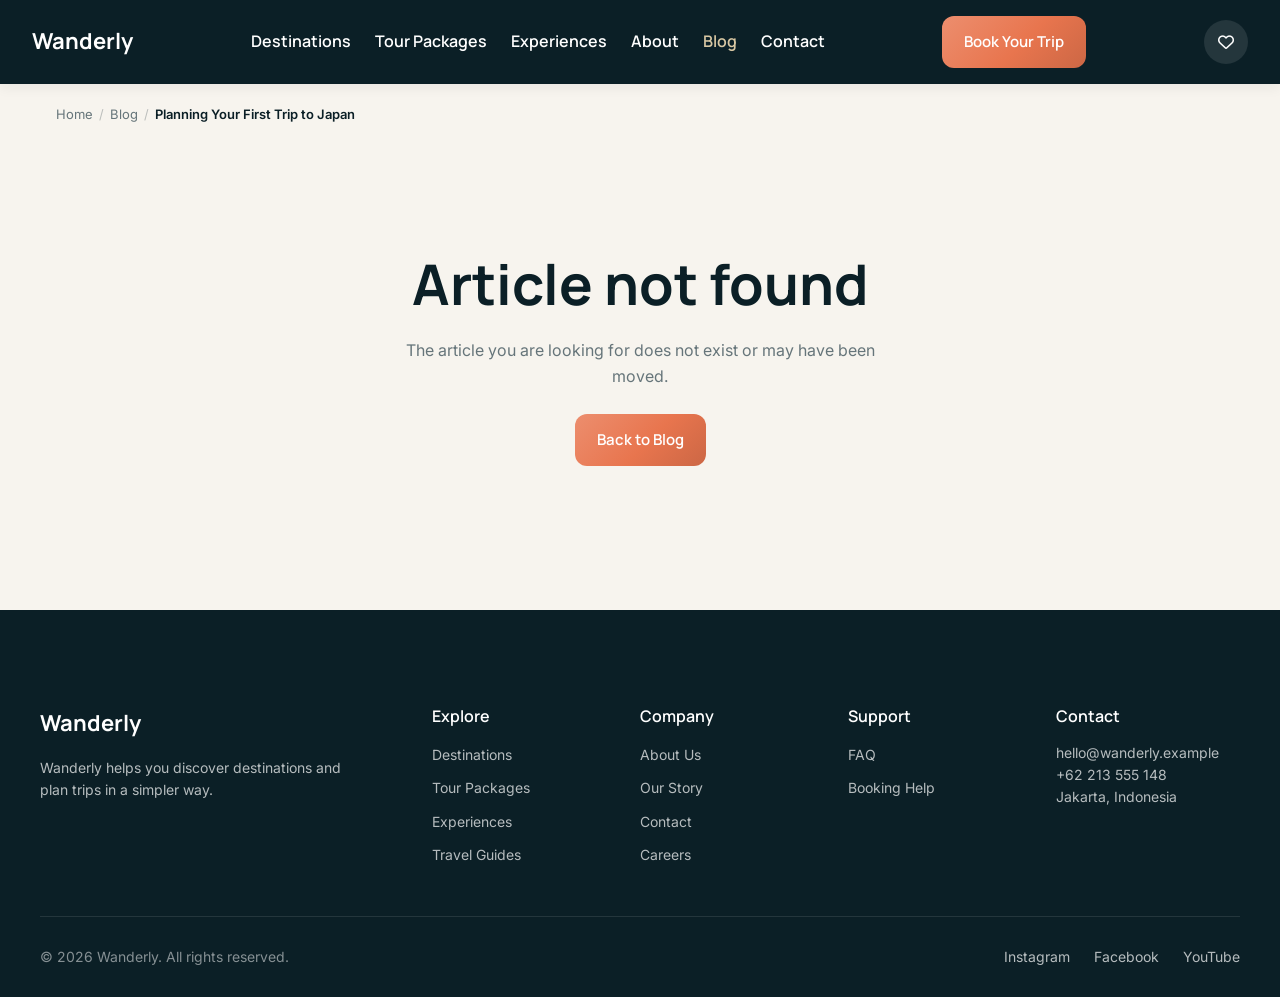
<file: blog-detail.html>
<!DOCTYPE html>
<html lang="en">
<head>
  <meta charset="UTF-8">
  <meta name="viewport" content="width=device-width, initial-scale=1.0">
  <title>Planning Your First Trip to Japan — Wanderly</title>

  <!-- Font -->
  <link rel="preconnect" href="https://fonts.googleapis.com">
  <link rel="preconnect" href="https://fonts.gstatic.com" crossorigin>
  <link href="https://fonts.googleapis.com/css2?family=Manrope:wght@500;600;700;800&family=Inter:wght@400;500;600&display=swap" rel="stylesheet">

  <!-- Icon -->
  <link rel="stylesheet" href="https://cdnjs.cloudflare.com/ajax/libs/font-awesome/6.5.1/css/all.min.css" integrity="sha512-DTOQO9RWCH3ppGqcWaEA1BIZOC6xxalwEsw9c2QQeAIftl+Vegovlnee1c9QX4TctnWMn13TZye+giMm8e2LwA==" crossorigin="anonymous" referrerpolicy="no-referrer">

  <!-- Style -->
  <link rel="stylesheet" href="style.css">
</head>
<body>
  
  <header class="header header--solid">
    <nav class="navbar">
      <a href="index.html" class="navbar__logo">Wanderly</a>

      <ul class="navbar__menu">
        <li><a href="destination.html" class="navbar__link">Destinations</a></li>
        <li><a href="tourpackage.html" class="navbar__link">Tour Packages</a></li>
        <li><a href="experiences.html" class="navbar__link">Experiences</a></li>
        <li><a href="about.html" class="navbar__link">About</a></li>
        <li><a href="blog.html" aria-current="page" class="navbar__link">Blog</a></li>
        <li><a href="contact.html" class="navbar__link">Contact</a></li>
      </ul>

      <a href="booking.html" class="button button--primary navbar__cta">Book Your Trip</a>

      <a href="wishlist.html" class="navbar__account" aria-label="Your Wishlist">
        <i class="fa-regular fa-heart" aria-hidden="true"></i>
      </a>

      <button type="button" class="navbar__toggle" aria-label="Open navigation menu" aria-expanded="false">
        <span></span>
        <span></span>
        <span></span>
      </button>
    </nav>

    <div class="navbar__overlay"></div>
  </header>

  <main>

    <!-- ===== BREADCRUMB ===== -->
    <nav class="breadcrumb" aria-label="Breadcrumb">
      <ol class="breadcrumb__list">
        <li><a href="index.html">Home</a></li>
        <li><a href="blog.html">Blog</a></li>
        <li aria-current="page">Planning Your First Trip to Japan</li>
      </ol>
    </nav>

    <!-- ===== BLOG ARTICLE ===== -->
    <article class="blog-article">

      <header class="blog-article__header">
        <span class="blog-article__category">TRAVEL GUIDE</span>
        <h1 class="blog-article__title">Planning Your First Trip to Japan</h1>
        <div class="blog-article__meta">
          <time datetime="2026-09-12">September 12, 2026</time>
          <span>8 min read</span>
        </div>
      </header>

      <img src="images/blog/japan-guide-hero.jpg" alt="" class="blog-article__image">

      <div class="blog-article__body">
        <p>
          Japan often feels like a country with an overwhelming number of choices: bustling cities, historic temples, mountains, and seasons that each offer a distinct atmosphere. For a first trip, trying to visit too many places in a short time can make the journey feel rushed.
        </p>

        <h2>Choose One or Two Cities as a Base</h2>
        <p>
          Tokyo and Kyoto make for a common combination for a first-time trip &mdash; one representing the modern side, the other the traditional. Staying in one area for several days, rather than moving between cities every day, allows more time for genuine exploration.
        </p>

        <h2>Consider the Season Before Setting a Date</h2>
        <p>
          Spring (March&ndash;April) and autumn (October&ndash;November) are the most sought-after seasons, so prices for accommodation and train tickets tend to be higher. Summer and winter are usually quieter, yet offer experiences that are just as appealing, depending on your interests.
        </p>

        <h2>Make the most of train transport</h2>
        <p>
          Japan's railway network is known for its punctuality and for reaching almost all major tourist areas. For intercity travel&mdash;such as from Tokyo to Kyoto&mdash;the Shinkansen is the most practical choice in terms of both time and comfort.
        </p>

        <p>
          If you are interested in an itinerary that combines Tokyo and Kyoto without having to plan the schedule yourself, the <a href="tourpackage-detail.html?id=japan-01">Japan, One City at a Time</a> package could serve as a useful starting point for comparison with your own plans.
        </p>
      </div>

    </article>

    <!-- ===== RELATED TOUR PACKAGE ===== -->
    <section class="related-packages">
      <div class="section-heading">
        <span class="section-heading__eyebrow">RELATED TOUR PACKAGE</span>
        <h2 class="section-heading__title">Start Planning Your Japan Trip</h2>
      </div>

      <div class="tour-package-grid">
        <article class="tour-package-card" data-category="cultural">
          <div class="tour-package-card__media">
            <img src="images/tourpackages/japan.jpg" alt="">
            <span class="tour-package-card__category">CULTURE</span>
            <div class="tour-package-card__info-bar">
              <span><i class="fa-solid fa-location-dot" aria-hidden="true"></i> Tokyo &amp; Kyoto, Japan</span>
              <span><i class="fa-regular fa-clock" aria-hidden="true"></i> 7 Days / 6 Nights</span>
            </div>
          </div>
          <div class="tour-package-card__body">
            <div class="tour-package-card__meta-row">
              <span class="tour-package-card__rating">
                <i class="fa-solid fa-star" aria-hidden="true"></i>
                4.9 <span class="tour-package-card__reviews">(128 reviews)</span>
              </span>
              <span class="tour-package-card__price">From $1,199 <span>/ person</span></span>
            </div>
            <h3 class="tour-package-card__title">Japan, One City at a Time</h3>
            <p class="tour-package-card__desc">
              A combination of two cities with contrasting rhythms: starting with bustling Tokyo, then moving on to Kyoto for a more tranquil atmosphere.
            </p>
            <a href="tourpackage-detail.html?id=japan-01" class="button button--dark tour-package-card__cta">
              View Details
              <i class="fa-solid fa-arrow-right" aria-hidden="true"></i>
            </a>
          </div>
        </article>
      </div>
    </section>

    <!-- ===== NEWSLETTER ===== -->
    <section class="newsletter" id="newsletter">
      <span class="newsletter__eyebrow">TRAVEL NOTES</span>
      <h2 class="newsletter__title">A Few Good Travel Ideas, Once in a While.</h2>
      <p class="newsletter__desc">
        Get destination guides, travel tips, and selected recommendations delivered straight to your email.
      </p>

      <form action="" class="newsletter__form" id="newsletter-form">
        <label for="newsletter-email" class="visually-hidden">Email address</label>
        <input type="email" name="email" id="newsletter-email" placeholder="Your email address" required aria-describedby="newsletter-email-error">
        <button type="submit" class="button button--primary">Subscribe</button>
      </form>

      <p class="newsletter__error" id="newsletter-email-error"></p>
      <p class="newsletter__success" id="newsletter-success" tabindex="-1" hidden>
        Thanks for subscribing. We'll be in touch with travel notes once in a while.
      </p>

      <p class="newsletter__disclaimer">No spam. Just useful travel content.</p>
    </section>

  </main>

  <footer class="footer">
    <div class="footer__top">
      <div class="footer__brand">
        <span class="footer__logo">Wanderly</span>
        <p class="footer__desc">
          Wanderly helps you discover destinations and plan trips in a simpler way.
        </p>
      </div>

      <nav class="footer__column">
        <h3>Explore</h3>
        <ul>
          <li><a href="destination.html">Destinations</a></li>
          <li><a href="tourpackage.html">Tour Packages</a></li>
          <li><a href="experiences.html">Experiences</a></li>
          <li><a href="blog.html">Travel Guides</a></li>
        </ul>
      </nav>

      <nav class="footer__column">
        <h3>Company</h3>
        <ul>
          <li><a href="about.html">About Us</a></li>
          <li><a href="about.html#story">Our Story</a></li>
          <li><a href="contact.html">Contact</a></li>
          <li><a href="about.html#careers">Careers</a></li>
        </ul>
      </nav>

      <nav class="footer__column">
        <h3>Support</h3>
        <ul>
          <li><a href="contact.html#faq">FAQ</a></li>
          <li><a href="booking.html#help">Booking Help</a></li>
        </ul>
      </nav>

      <div class="footer__column">
        <h3>Contact</h3>
        <p>hello@wanderly.example</p>
        <p>+62 213 555 148</p>
        <p>Jakarta, Indonesia</p>
      </div>
    </div>

    <div class="footer__bottom">
      <p class="footer__copyright">&copy; 2026 Wanderly. All rights reserved.</p>
      <ul class="footer__social">
        <li><a href="#" aria-label="Wanderly on Instagram">Instagram</a></li>
        <li><a href="#" aria-label="Wanderly on Facebook">Facebook</a></li>
        <li><a href="#" aria-label="Wanderly on YouTube">YouTube</a></li>
      </ul>
    </div>
  </footer>

  <script src="script.js"></script>
</body>
</html>
</file>
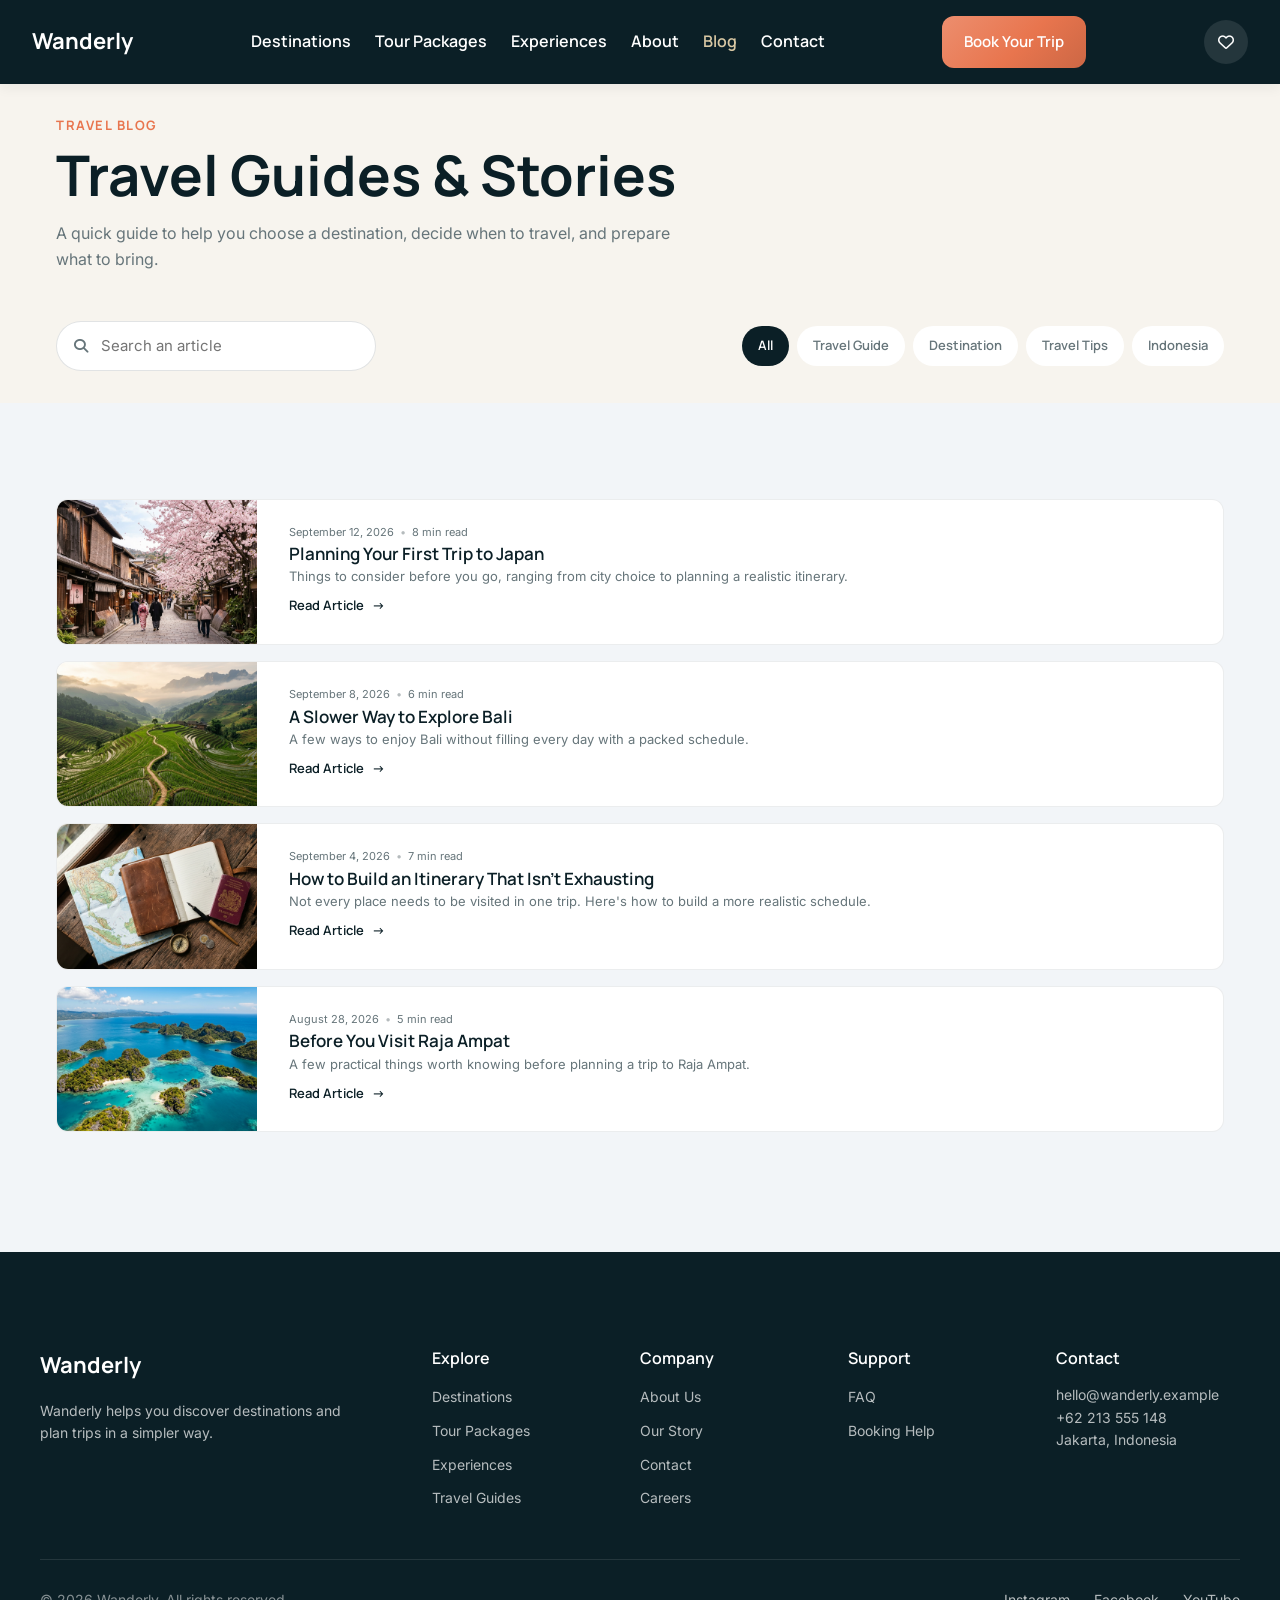
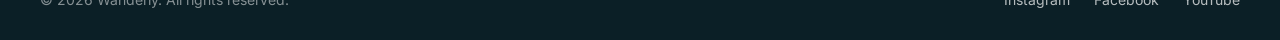
<file: blog.html>
<!DOCTYPE html>
<html lang="en">
<head>
  <meta charset="UTF-8">
  <meta name="viewport" content="width=device-width, initial-scale=1.0">
  <title>Travel Blog — Wanderly</title>

  <!-- Font -->
  <link rel="preconnect" href="https://fonts.googleapis.com">
  <link rel="preconnect" href="https://fonts.gstatic.com" crossorigin>
  <link href="https://fonts.googleapis.com/css2?family=Manrope:wght@500;600;700;800&family=Inter:wght@400;500;600&display=swap" rel="stylesheet">

  <!-- Icon -->
  <link rel="stylesheet" href="https://cdnjs.cloudflare.com/ajax/libs/font-awesome/6.5.1/css/all.min.css" integrity="sha512-DTOQO9RWCH3ppGqcWaEA1BIZOC6xxalwEsw9c2QQeAIftl+Vegovlnee1c9QX4TctnWMn13TZye+giMm8e2LwA==" crossorigin="anonymous" referrerpolicy="no-referrer">

  <!-- Style -->
  <link rel="stylesheet" href="style.css">
</head>
<body>
  
  <header class="header header--solid">
    <nav class="navbar">
      <a href="index.html" class="navbar__logo">Wanderly</a>

      <ul class="navbar__menu">
        <li><a href="destination.html" class="navbar__link">Destinations</a></li>
        <li><a href="tourpackage.html" class="navbar__link">Tour Packages</a></li>
        <li><a href="experiences.html" class="navbar__link">Experiences</a></li>
        <li><a href="about.html" class="navbar__link">About</a></li>
        <li><a href="blog.html" aria-current="page" class="navbar__link">Blog</a></li>
        <li><a href="contact.html" class="navbar__link">Contact</a></li>
      </ul>

      <a href="booking.html" class="button button--primary navbar__cta">Book Your Trip</a>

      <a href="wishlist.html" class="navbar__account" aria-label="Your Wishlist">
        <i class="fa-regular fa-heart" aria-hidden="true"></i>
      </a>

      <button type="button" class="navbar__toggle" aria-label="Open navigation menu" aria-expanded="false">
        <span></span>
        <span></span>
        <span></span>
      </button>
    </nav>

    <div class="navbar__overlay"></div>
  </header>

  <main>

    <!-- ===== PAGE HEADER ===== -->
    <section class="page-header" id="page-header">
      <span class="page-header__eyebrow">TRAVEL BLOG</span>
      <h1 class="page-header__title">Travel Guides & Stories</h1>
      <p class="page-header__desc">
        A quick guide to help you choose a destination, decide when to travel, and prepare what to bring.
      </p>
    </section>

    <!-- ===== SEARCH & FILTER TOOLBAR ===== -->
    <form class="destinations-toolbar" role="search" aria-label="Search and filter article blog">
      <div class="destinations-toolbar__search">
        <label for="blog-search" class="visually-hidden">Search an article</label>
        <i class="fa-solid fa-magnifying-glass blog-toolbar__search-icon" aria-hidden="true"></i>
        <input type="search" id="blog-search" name="blog-search" placeholder="Search an article">
      </div>

      <div class="filter-bar" role="group" aria-label="Filter by article category">
        <button type="button" class="filter-bar__chip filter-bar__chip--active" data-filter="all">All</button>
        <button type="button" class="filter-bar__chip" data-filter="travel-guide">Travel Guide</button>
        <button type="button" class="filter-bar__chip" data-filter="destination">Destination</button>
        <button type="button" class="filter-bar__chip" data-filter="travel-tips">Travel Tips</button>
        <button type="button" class="filter-bar__chip" data-filter="indonesia">Indonesia</button>
      </div>
    </form>

    <!-- ===== BLOG GRID ===== -->
    <section class="blog" id="blog">
      <div class="blog-grid">

        <!-- Article 1 -->
        <article class="blog-card" data-category="travel-guide">
          <img src="images/blog/japan-guide.jpg" alt="" class="blog-card__image">
          <div class="blog-card__body">
            <div class="blog-card__meta">
              <time datetime="2026-09-12">September 12, 2026</time>
              <span>8 min read</span>
            </div>
            <h3 class="blog-card__title">Planning Your First Trip to Japan</h3>
            <p class="blog-card__excerpt">
              Things to consider before you go, ranging from choosing a city to planning your itinerary.
            </p>
            <a href="blog-detail.html?id=japan-first-trip" class="button button--ghost blog-card__link">Read Article</a>
          </div>
        </article>
        
        <!-- Article 2 -->
        <article class="blog-card" data-category="destination">
          <img src="images/blog/bali-slow.jpg" alt="" class="blog-card__image">
          <div class="blog-card__body">
            <div class="blog-card__meta">
              <time datetime="2026-09-08">September 8, 2026</time>
              <span>6 min read</span>
            </div>
            <h3 class="blog-card__title">A Slower Way to Explore Bali</h3>
            <p class="blog-card__excerpt">
              Several ways to enjoy Bali without packing every day with a full itinerary.
            </p>
            <a href="blog-detail.html?id=bali-slow-way" class="button button--ghost blog-card__link">Read Article</a>
          </div>
        </article>
        
        <!-- Article 3 -->
        <article class="blog-card" data-category="travel-tips">
          <img src="images/blog/itinerary-tips.jpg" alt="" class="blog-card__image">
          <div class="blog-card__body">
            <div class="blog-card__meta">
              <time datetime="2026-09-04">September 4, 2026</time>
              <span>7 min read</span>
            </div>
            <h3 class="blog-card__title">How to Build an Itinerary That Isn't Exhausting</h3>
            <p class="blog-card__excerpt">
              You don't have to visit every place in a single trip. Here is how to create a more realistic itinerary.
            </p>
            <a href="blog-detail.html?id=itinerary-tips" class="button button--ghost blog-card__link">Read Article</a>
          </div>
        </article>
        
        <!-- Article 4 -->
        <article class="blog-card" data-category="indonesia">
          <img src="images/blog/raja-ampat-guide.jpg" alt="" class="blog-card__image">
          <div class="blog-card__body">
            <div class="blog-card__meta">
              <time datetime="2026-08-28">August 28, 2026</time>
              <span>5 min read</span>
            </div>
            <h3 class="blog-card__title">Before You Visit Raja Ampat</h3>
            <p class="blog-card__excerpt">
              Some practical things to know before planning a trip to Raja Ampat.
            </p>
            <a href="blog-detail.html?id=raja-ampat-guide" class="button button--ghost blog-card__link">Read Article</a>
          </div>
        </article>

      </div>

      <p class="blog__empty-state" id="blog-empty" hidden>
        No articles found. 
        Try a different keyword or category.
      </p>
    </section>

  </main>

  <footer class="footer">
    <div class="footer__top">
      <div class="footer__brand">
        <span class="footer__logo">Wanderly</span>
        <p class="footer__desc">
          Wanderly helps you discover destinations and plan trips in a simpler way.
        </p>
      </div>

      <nav class="footer__column">
        <h3>Explore</h3>
        <ul>
          <li><a href="destination.html">Destinations</a></li>
          <li><a href="tourpackage.html">Tour Packages</a></li>
          <li><a href="experiences.html">Experiences</a></li>
          <li><a href="blog.html">Travel Guides</a></li>
        </ul>
      </nav>

      <nav class="footer__column">
        <h3>Company</h3>
        <ul>
          <li><a href="about.html">About Us</a></li>
          <li><a href="about.html#story">Our Story</a></li>
          <li><a href="contact.html">Contact</a></li>
          <li><a href="about.html#careers">Careers</a></li>
        </ul>
      </nav>

      <nav class="footer__column">
        <h3>Support</h3>
        <ul>
          <li><a href="contact.html#faq">FAQ</a></li>
          <li><a href="booking.html#help">Booking Help</a></li>
        </ul>
      </nav>

      <div class="footer__column">
        <h3>Contact</h3>
        <p>hello@wanderly.example</p>
        <p>+62 213 555 148</p>
        <p>Jakarta, Indonesia</p>
      </div>
    </div>

    <div class="footer__bottom">
      <p class="footer__copyright">&copy; 2026 Wanderly. All rights reserved.</p>
      <ul class="footer__social">
        <li><a href="#" aria-label="Wanderly on Instagram">Instagram</a></li>
        <li><a href="#" aria-label="Wanderly on Facebook">Facebook</a></li>
        <li><a href="#" aria-label="Wanderly on YouTube">YouTube</a></li>
      </ul>
    </div>
  </footer>

  <script src="script.js"></script>
</body>
</html>
</file>
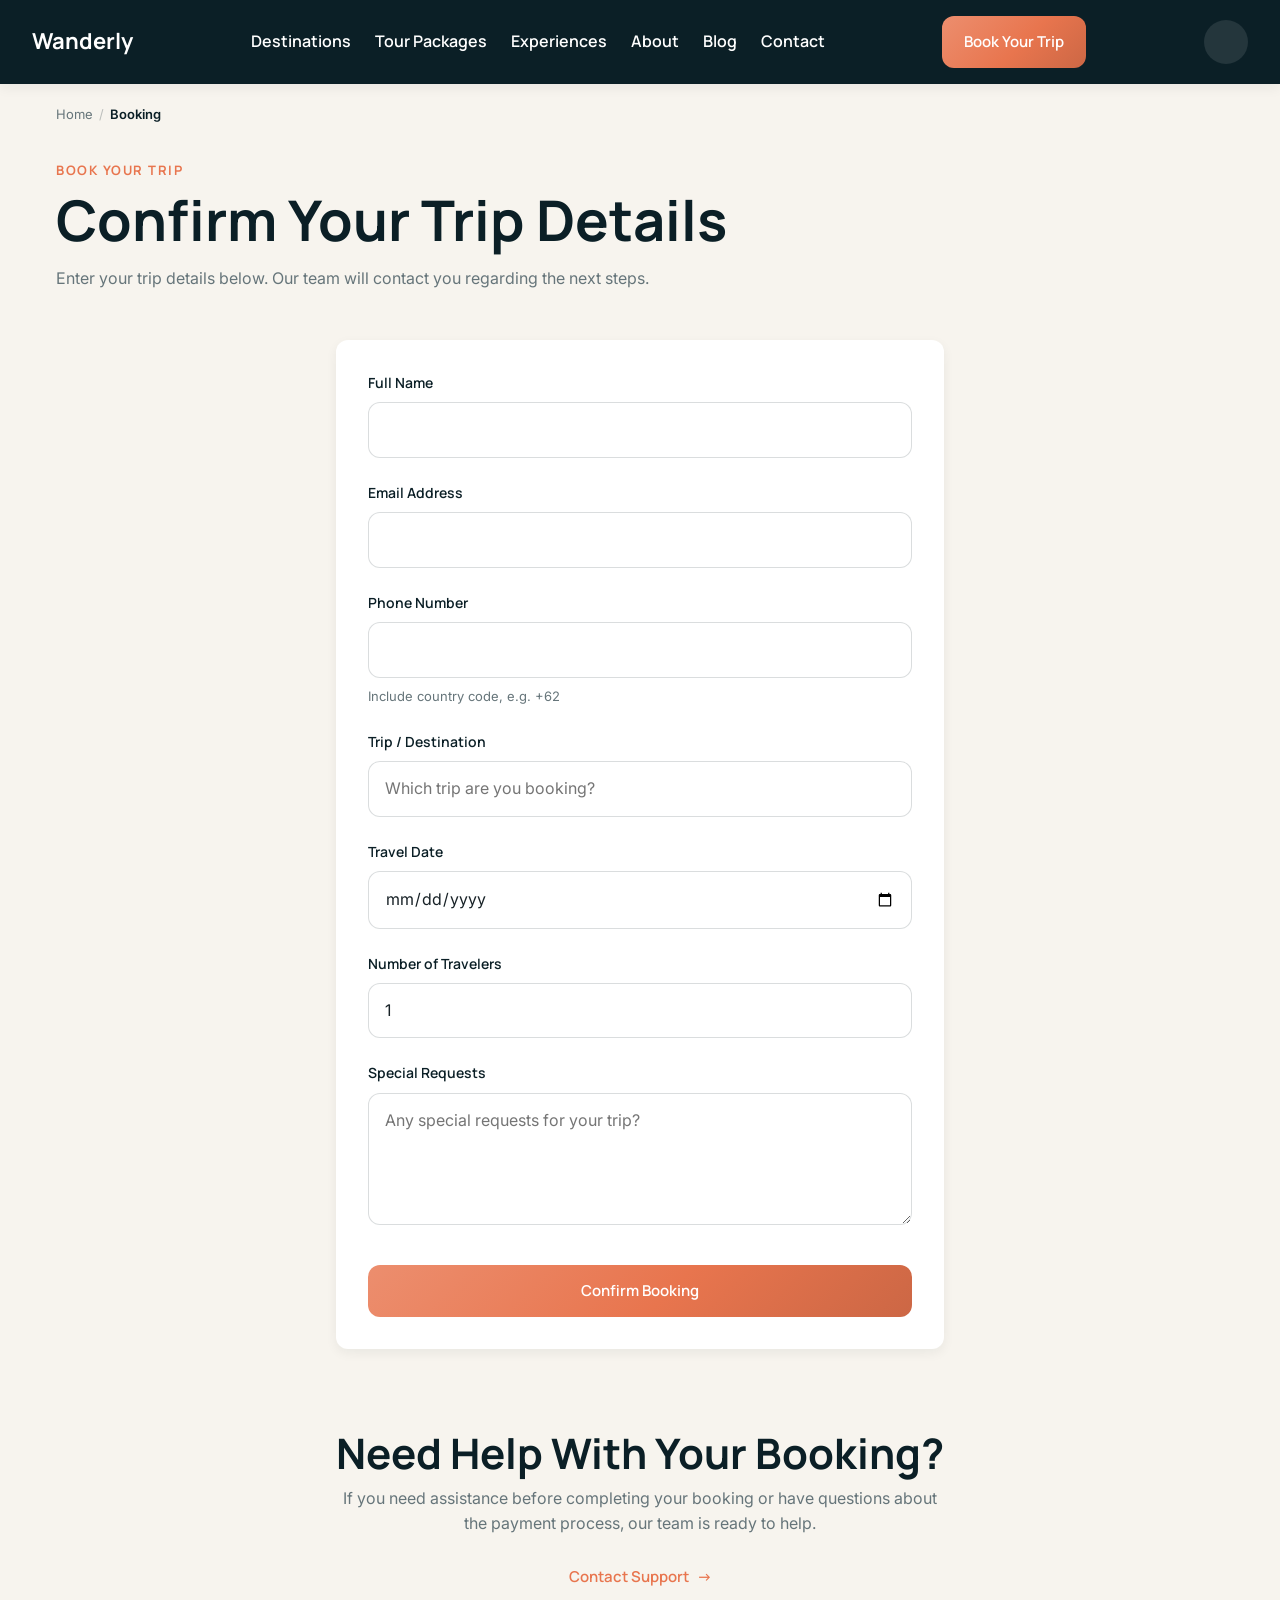
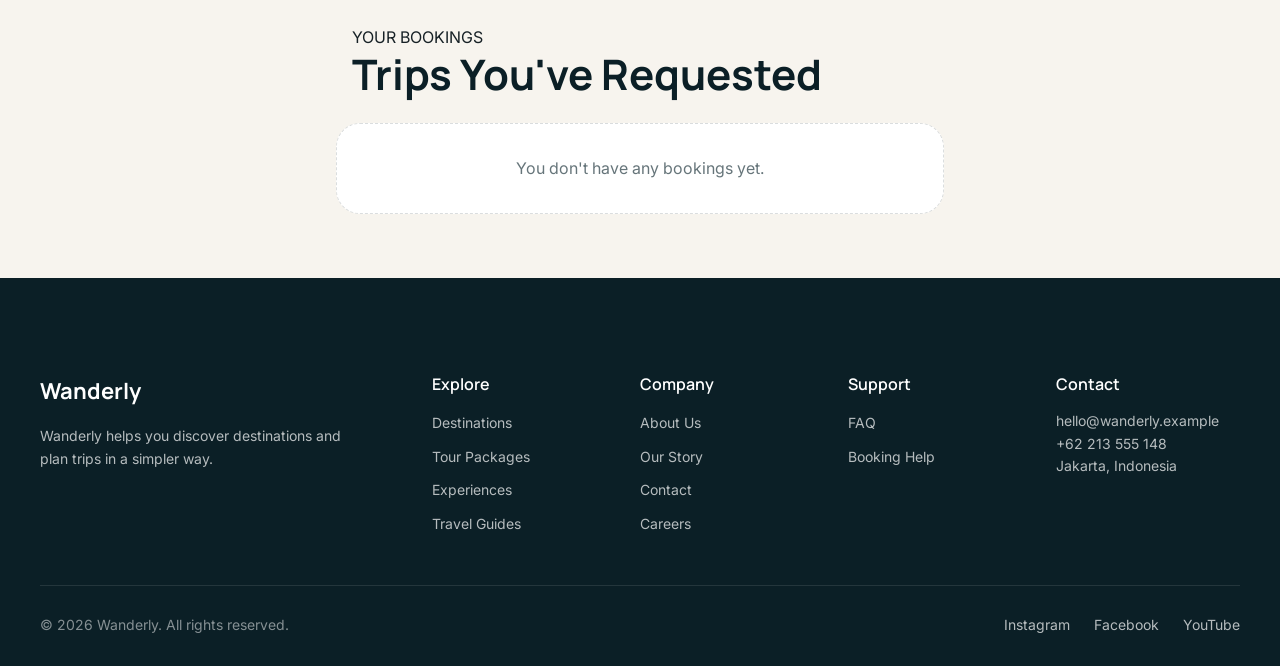
<file: booking.html>
<!DOCTYPE html>
<html lang="en">
<head>
  <meta charset="UTF-8">
  <meta name="viewport" content="width=device-width, initial-scale=1.0">
  <title>Book Your Trip — Wanderly</title>

  <!-- Font -->
  <link rel="preconnect" href="https://fonts.googleapis.com">
  <link rel="preconnect" href="https://fonts.gstatic.com" crossorigin>
  <link href="https://fonts.googleapis.com/css2?family=Manrope:wght@500;600;700;800&family=Inter:wght@400;500;600&display=swap" rel="stylesheet">

  <!-- Style -->
  <link rel="stylesheet" href="style.css">
</head>
<body>

  <header class="header header--solid">
    <nav class="navbar">
      <a href="index.html" class="navbar__logo">Wanderly</a>

      <ul class="navbar__menu">
        <li><a href="destination.html" class="navbar__link">Destinations</a></li>
        <li><a href="tourpackage.html" class="navbar__link">Tour Packages</a></li>
        <li><a href="experiences.html" class="navbar__link">Experiences</a></li>
        <li><a href="about.html" class="navbar__link">About</a></li>
        <li><a href="blog.html" class="navbar__link">Blog</a></li>
        <li><a href="contact.html" class="navbar__link">Contact</a></li>
      </ul>

      <a href="booking.html" class="button button--primary navbar__cta" aria-current="page">Book Your Trip</a>

      <a href="wishlist.html" class="navbar__account" aria-label="Your Wishlist">
        <i class="fa-regular fa-heart" aria-hidden="true"></i>
      </a>

      <button type="button" class="navbar__toggle" aria-label="Open navigation menu" aria-expanded="false">
        <span></span>
        <span></span>
        <span></span>
      </button>
    </nav>

    <div class="navbar__overlay"></div>
  </header>

  <main>

    <!-- ============ BREADCRUMB ============ -->
    <nav class="breadcrumb" aria-label="Breadcrumb">
      <ol class="breadcrumb__list">
        <li><a href="index.html">Home</a></li>
        <li aria-current="page">Booking</li>
      </ol>
    </nav>

    <!-- ============ PAGE HEADER ============ -->
    <section class="page-header" id="page-header">
      <span class="page-header__eyebrow">BOOK YOUR TRIP</span>
      <h1 class="page-header__title">Confirm Your Trip Details</h1>
      <p class="page-header__desc">
        Enter your trip details below. Our team will contact you regarding the next steps.
      </p>
    </section>

    <!-- ============ BOOKING FORM ============ -->
    <section class="booking">

      <form class="booking-form" id="booking-form" novalidate>

        <p class="booking-form__error-summary" id="booking-form-error" role="alert" hidden>
          Please check the highlighted fields and try again.
        </p>

        <div class="form-field">
          <label for="booking-name">Full Name</label>
          <input type="text" id="booking-name" name="full-name" required aria-describedby="booking-name-error">
          <p class="form-field__error" id="booking-name-error"></p>
        </div>

        <div class="form-field">
          <label for="booking-email">Email Address</label>
          <input type="email" id="booking-email" name="email" required aria-describedby="booking-email-error">
          <p class="form-field__error" id="booking-email-error"></p>
        </div>

        <div class="form-field">
          <label for="booking-phone">Phone Number</label>
          <input type="tel" id="booking-phone" name="phone" required aria-describedby="booking-phone-helper booking-phone-error">
          <p class="form-field__helper" id="booking-phone-helper">Include country code, e.g. +62</p>
          <p class="form-field__error" id="booking-phone-error"></p>
        </div>

        <div class="form-field">
          <label for="booking-trip">Trip / Destination</label>
          <input type="text" id="booking-trip" name="trip" placeholder="Which trip are you booking?" required aria-describedby="booking-trip-error">
          <p class="form-field__error" id="booking-trip-error"></p>
        </div>

        <div class="form-field">
          <label for="booking-date">Travel Date</label>
          <input type="date" id="booking-date" name="travel-date" required aria-describedby="booking-date-error">
          <p class="form-field__error" id="booking-date-error"></p>
        </div>

        <div class="form-field">
          <label for="booking-travelers">Number of Travelers</label>
          <input type="number" id="booking-travelers" name="travelers" min="1" value="1" required aria-describedby="booking-travelers-error">
          <p class="form-field__error" id="booking-travelers-error"></p>
        </div>

        <div class="form-field">
          <label for="booking-message">Special Requests</label>
          <textarea id="booking-message" name="message" rows="4" placeholder="Any special requests for your trip?"></textarea>
        </div>

        <button type="submit" class="button button--primary booking-form__submit">Confirm Booking</button>
      </form>

      <dialog class="booking-modal" id="booking-modal" aria-labelledby="booking-modal-title" aria-describedby="booking-modal-text">
        <div class="booking-modal__content">
          <h2 class="booking-modal__title" id="booking-modal-title">Booking Received</h2>
          <p class="booking-modal__text" id="booking-modal-text">
            Your trip request has been saved. We will follow up with the next steps shortly.
          </p>
          <form action="" method="dialog">
            <button type="submit" class="button button--primary">Close</button>
          </form>
        </div>
      </dialog>

    </section>

    <!-- ===== BOOKING HELP ===== -->
    <section class="booking-help" id="help">
      <h2 class="booking-help__title">Need Help With Your Booking?</h2>
      <p class="booking-help__desc">
        If you need assistance before completing your booking or have questions about the payment process, our team is ready to help.
      </p>
      <a href="contact.html" class="button button--ghost">Contact Support</a>
    </section>

    <!-- ============ BOOKING HISTORY ============ -->
    <section class="booking-history">
      <div class="section-heading">
        <span class="section-heading__eyebrow">YOUR BOOKINGS</span>
        <h2 class="section-heading__title">Trips You've Requested</h2>
      </div>

      <p class="booking-history__empty" id="booking-history-empty">
        You don't have any bookings yet.
      </p>

      <ul class="booking-history__list" id="booking-history-list"></ul>
    </section>

  </main>

  <footer class="footer">
    <div class="footer__top">
      <div class="footer__brand">
        <span class="footer__logo">Wanderly</span>
        <p class="footer__desc">
          Wanderly helps you discover destinations and plan trips in a simpler way.
        </p>
      </div>

      <nav class="footer__column">
        <h3>Explore</h3>
        <ul>
          <li><a href="destination.html">Destinations</a></li>
          <li><a href="tourpackage.html">Tour Packages</a></li>
          <li><a href="experiences.html">Experiences</a></li>
          <li><a href="blog.html">Travel Guides</a></li>
        </ul>
      </nav>

      <nav class="footer__column">
        <h3>Company</h3>
        <ul>
          <li><a href="about.html">About Us</a></li>
          <li><a href="about.html#story">Our Story</a></li>
          <li><a href="contact.html">Contact</a></li>
          <li><a href="about.html#careers">Careers</a></li>
        </ul>
      </nav>

      <nav class="footer__column">
        <h3>Support</h3>
        <ul>
          <li><a href="contact.html#faq">FAQ</a></li>
          <li><a href="booking.html#help">Booking Help</a></li>
        </ul>
      </nav>

      <div class="footer__column">
        <h3>Contact</h3>
        <p>hello@wanderly.example</p>
        <p>+62 213 555 148</p>
        <p>Jakarta, Indonesia</p>
      </div>
    </div>

    <div class="footer__bottom">
      <p class="footer__copyright">&copy; 2026 Wanderly. All rights reserved.</p>
      <ul class="footer__social">
        <li><a href="#" aria-label="Wanderly on Instagram">Instagram</a></li>
        <li><a href="#" aria-label="Wanderly on Facebook">Facebook</a></li>
        <li><a href="#" aria-label="Wanderly on YouTube">YouTube</a></li>
      </ul>
    </div>
  </footer>

  <script src="script.js"></script>
</body>
</html>
</file>
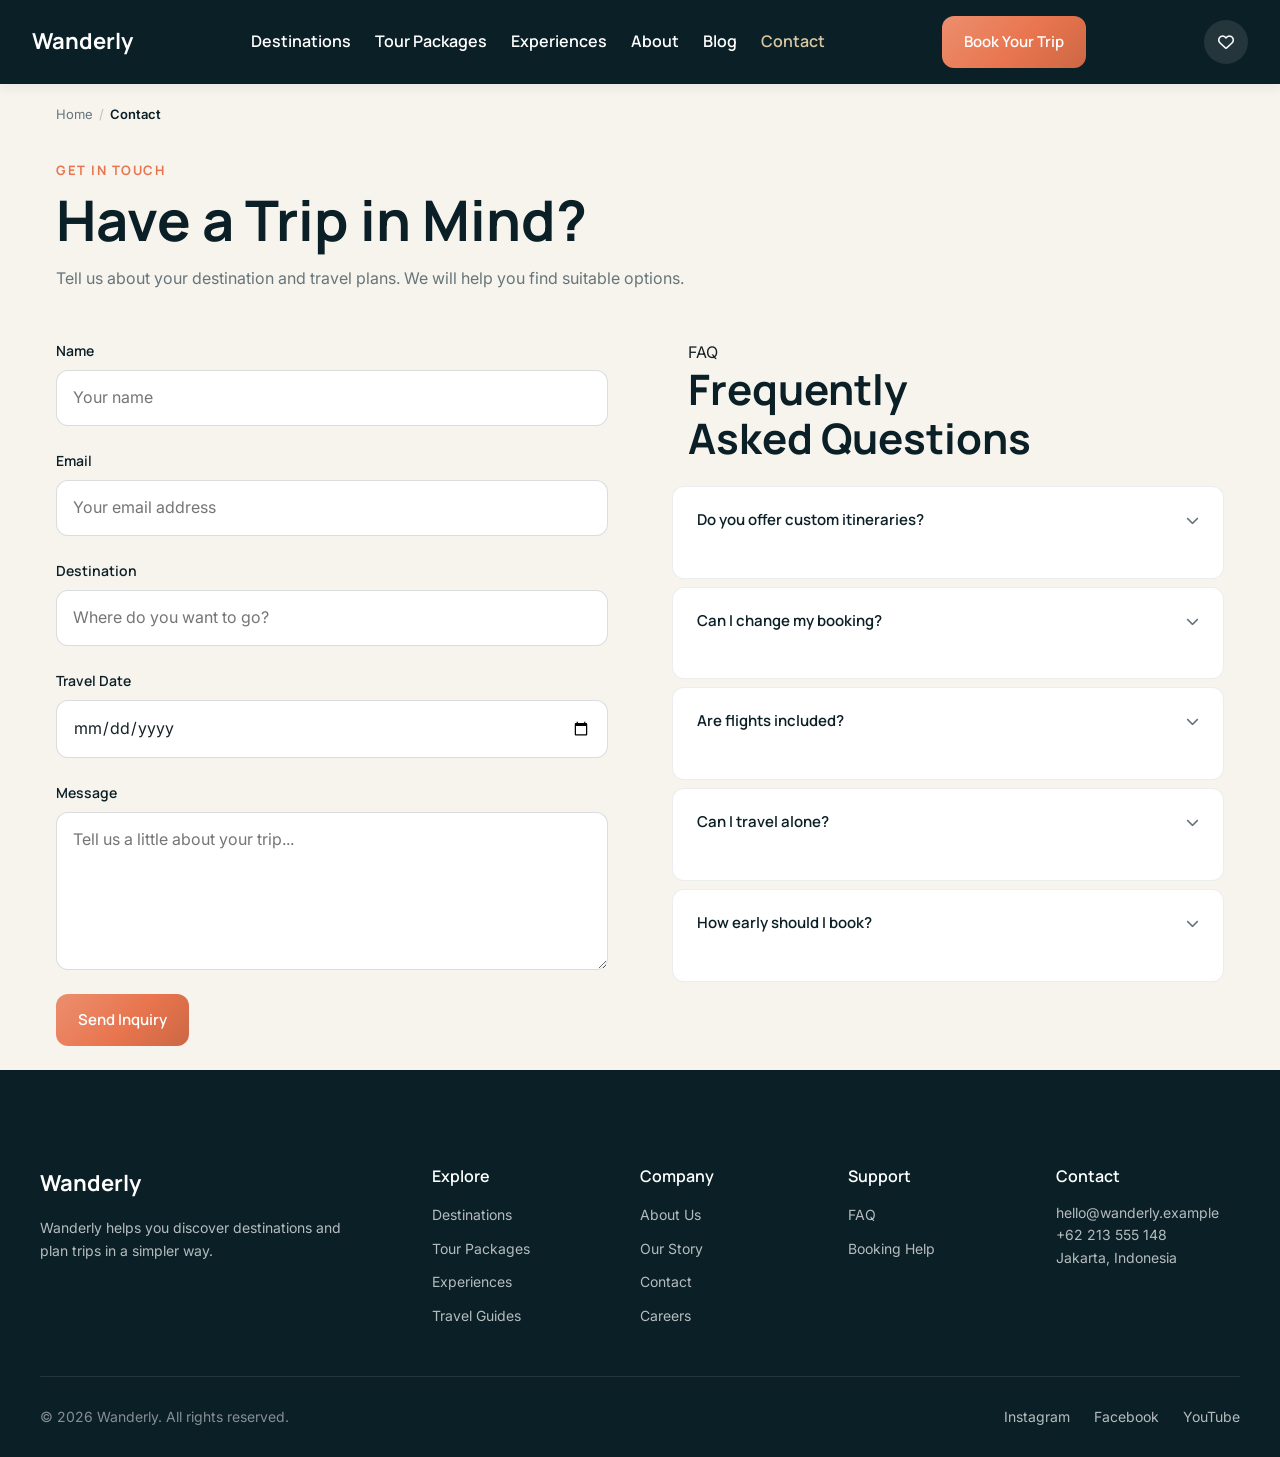
<file: contact.html>
<!DOCTYPE html>
<html lang="en">
<head>
  <meta charset="UTF-8">
  <meta name="viewport" content="width=device-width, initial-scale=1.0">
  <title>Wanderly - Contact Us</title>

  <!-- Font -->
  <link rel="preconnect" href="https://fonts.googleapis.com">
  <link rel="preconnect" href="https://fonts.gstatic.com" crossorigin>
  <link href="https://fonts.googleapis.com/css2?family=Manrope:wght@500;600;700;800&family=Inter:wght@400;500;600&display=swap" rel="stylesheet">

  <!-- Icon -->
  <link rel="stylesheet" href="https://cdnjs.cloudflare.com/ajax/libs/font-awesome/6.5.1/css/all.min.css" integrity="sha512-DTOQO9RWCH3ppGqcWaEA1BIZOC6xxalwEsw9c2QQeAIftl+Vegovlnee1c9QX4TctnWMn13TZye+giMm8e2LwA==" crossorigin="anonymous" referrerpolicy="no-referrer">

  <!-- Style -->
  <link rel="stylesheet" href="style.css">
</head>
<body>
  
  <header class="header header--solid">
    <nav class="navbar">
      <a href="index.html" class="navbar__logo">Wanderly</a>

      <ul class="navbar__menu">
        <li><a href="destination.html" class="navbar__link">Destinations</a></li>
        <li><a href="tourpackage.html" class="navbar__link">Tour Packages</a></li>
        <li><a href="experiences.html" class="navbar__link">Experiences</a></li>
        <li><a href="about.html" class="navbar__link">About</a></li>
        <li><a href="blog.html" class="navbar__link">Blog</a></li>
        <li><a href="contact.html" aria-current="page" class="navbar__link">Contact</a></li>
      </ul>

      <a href="booking.html" class="button button--primary navbar__cta">Book Your Trip</a>

      <a href="wishlist.html" class="navbar__account" aria-label="Your Wishlist">
        <i class="fa-regular fa-heart" aria-hidden="true"></i>
      </a>

      <button type="button" class="navbar__toggle" aria-label="Open navigation menu" aria-expanded="false">
        <span></span>
        <span></span>
        <span></span>
      </button>
    </nav>

    <div class="navbar__overlay"></div>
  </header>

  <main>

    <!-- ===== BREADCRUMB ===== -->
    <nav class="breadcrumb" aria-label="Breadcrumb">
      <ol class="breadcrumb__list">
        <li><a href="index.html">Home</a></li>
        <li aria-current="page">Contact</li>
      </ol>
    </nav>

    <!-- ===== PAGE HEADER ===== -->
    <section class="page-header" id="page-header">
      <span class="page-header__eyebrow">GET IN TOUCH</span>
      <h1 class="page-header__title">Have a Trip in Mind?</h1>
      <p class="page-header__desc">
        Tell us about your destination and travel plans. We will help you find suitable options.
      </p>
    </section>

    <div class="contact-layout">
      <!-- ===== CONTACT FORM ===== -->
      <section class="contact">

        <form class="contact-form" id="contact-form" novalidate>

          <p class="contact-form__error-summary" id="contact-form-error" role="alert" hidden>
            Please check the highlighted fields and try again.
          </p>

          <div class="form-field">
            <label for="contact-name">Name</label>
            <input type="text" id="contact-name" name="name" placeholder="Your name" required aria-describedby="contact-name-error">
            <p class="form-field__error" id="contact-name-error"></p>
          </div>

          <div class="form-field">
            <label for="contact-email">Email</label>
            <input type="email" id="contact-email" name="email" placeholder="Your email address" required aria-describedby="contact-email-error">
            <p class="form-field__error" id="contact-email-error"></p>
          </div>

          <div class="form-field">
            <label for="contact-destination">Destination</label>
            <input type="text" id="contact-destination" name="destination" placeholder="Where do you want to go?">
          </div>

          <div class="form-field">
            <label for="contact-date">Travel Date</label>
            <input type="date" id="contact-date" name="travel-date" aria-describedby="contact-date-error">
            <p class="form-field__error" id="contact-date-error"></p>
          </div>

          <div class="form-field">
            <label for="contact-message">Message</label>
            <textarea id="contact-message" name="message" rows="5" placeholder="Tell us a little about your trip..." required aria-describedby="contact-message-error"></textarea>
            <p class="form-field__error" id="contact-message-error"></p>
          </div>

          <button type="submit" class="button button--primary contact-form__submit">Send Inquiry</button>
        </form>

        <div class="contact-success" id="contact-success" role="status" aria-live="polite" hidden>
          <h2 id="contact-success-title" tabindex="-1">Thanks for reaching out.</h2>
          <p>We'll get back to you shortly.</p>
        </div>

      </section>

      <!-- ===== FAQ ===== -->
      <section class="faq" id="faq">
        <div class="section-heading">
          <span class="section-heading__eyebrow">FAQ</span>
          <h2 class="section-heading__title">Frequently Asked Questions</h2>
        </div>

        <div class="faq-list">

          <div class="faq-item">
            <h3 class="faq-item__heading">
              <button
                type="button"
                class="faq-item__question"
                id="faq-question-1"
                aria-expanded="false"
                aria-controls="faq-answer-1"
              >
                Do you offer custom itineraries?
                <i class="fa-solid fa-chevron-down" aria-hidden="true"></i>
              </button>
            </h3>
            <div class="faq-item__answer" id="faq-answer-1" role="region" aria-labelledby="faq-question-1" hidden>
              <p>
                Yes. If the available packages do not quite meet your needs, we can help customize the itinerary based on duration, budget, and the type of trip.
              </p>
            </div>
          </div>

          <div class="faq-item">
            <h3 class="faq-item__heading">
              <button
                type="button"
                class="faq-item__question"
                id="faq-question-2"
                aria-expanded="false"
                aria-controls="faq-answer-2"
              >
                Can I change my booking?
                <i class="fa-solid fa-chevron-down" aria-hidden="true"></i>
              </button>
            </h3>
            <div class="faq-item__answer" id="faq-answer-2" role="region" aria-labelledby="faq-question-2" hidden>
              <p>
                This depends on the package type and the partner's policy. Details regarding changes will be displayed before the booking is confirmed.
              </p>
            </div>
          </div>

          <div class="faq-item">
            <h3 class="faq-item__heading">
              <button
                type="button"
                class="faq-item__question"
                id="faq-question-3"
                aria-expanded="false"
                aria-controls="faq-answer-3"
              >
                Are flights included?
                <i class="fa-solid fa-chevron-down" aria-hidden="true"></i>
              </button>
            </h3>
            <div class="faq-item__answer" id="faq-answer-3" role="region" aria-labelledby="faq-question-3" hidden>
              <p>
                Not all packages include flights. Information regarding what is included will be provided in the details of each package.
              </p>
            </div>
          </div>

          <div class="faq-item">
            <h3 class="faq-item__heading">
              <button
                type="button"
                class="faq-item__question"
                id="faq-question-4"
                aria-expanded="false"
                aria-controls="faq-answer-4"
              >
                Can I travel alone?
                <i class="fa-solid fa-chevron-down" aria-hidden="true"></i>
              </button>
            </h3>
            <div class="faq-item__answer" id="faq-answer-4" role="region" aria-labelledby="faq-question-4" hidden>
              <p>
                Certainly. Some packages are indeed better suited for solo travelers, while others can be tailored for couples or families.
              </p>
            </div>
          </div>

          <div class="faq-item">
            <h3 class="faq-item__heading">
              <button
                type="button"
                class="faq-item__question"
                id="faq-question-5"
                aria-expanded="false"
                aria-controls="faq-answer-5"
              >
                How early should I book?
                <i class="fa-solid fa-chevron-down" aria-hidden="true"></i>
              </button>
            </h3>
            <div class="faq-item__answer" id="faq-answer-5" role="region" aria-labelledby="faq-question-5" hidden>
              <p>
                It is best to do so several weeks to several months before departure, especially for destinations that are popular during the holiday season.
              </p>
            </div>
          </div>

        </div>
      </section>
    </div>

  </main>

  <footer class="footer">
    <div class="footer__top">
      <div class="footer__brand">
        <span class="footer__logo">Wanderly</span>
        <p class="footer__desc">
          Wanderly helps you discover destinations and plan trips in a simpler way.
        </p>
      </div>

      <nav class="footer__column">
        <h3>Explore</h3>
        <ul>
          <li><a href="destination.html">Destinations</a></li>
          <li><a href="tourpackage.html">Tour Packages</a></li>
          <li><a href="experiences.html">Experiences</a></li>
          <li><a href="blog.html">Travel Guides</a></li>
        </ul>
      </nav>

      <nav class="footer__column">
        <h3>Company</h3>
        <ul>
          <li><a href="about.html">About Us</a></li>
          <li><a href="about.html#story">Our Story</a></li>
          <li><a href="contact.html">Contact</a></li>
          <li><a href="about.html#careers">Careers</a></li>
        </ul>
      </nav>

      <nav class="footer__column">
        <h3>Support</h3>
        <ul>
          <li><a href="contact.html#faq">FAQ</a></li>
          <li><a href="booking.html#help">Booking Help</a></li>
        </ul>
      </nav>

      <div class="footer__column">
        <h3>Contact</h3>
        <p>hello@wanderly.example</p>
        <p>+62 213 555 148</p>
        <p>Jakarta, Indonesia</p>
      </div>
    </div>

    <div class="footer__bottom">
      <p class="footer__copyright">&copy; 2026 Wanderly. All rights reserved.</p>
      <ul class="footer__social">
        <li><a href="#" aria-label="Wanderly on Instagram">Instagram</a></li>
        <li><a href="#" aria-label="Wanderly on Facebook">Facebook</a></li>
        <li><a href="#" aria-label="Wanderly on YouTube">YouTube</a></li>
      </ul>
    </div>
  </footer>

  <script src="script.js"></script>
</body>
</html>
</file>
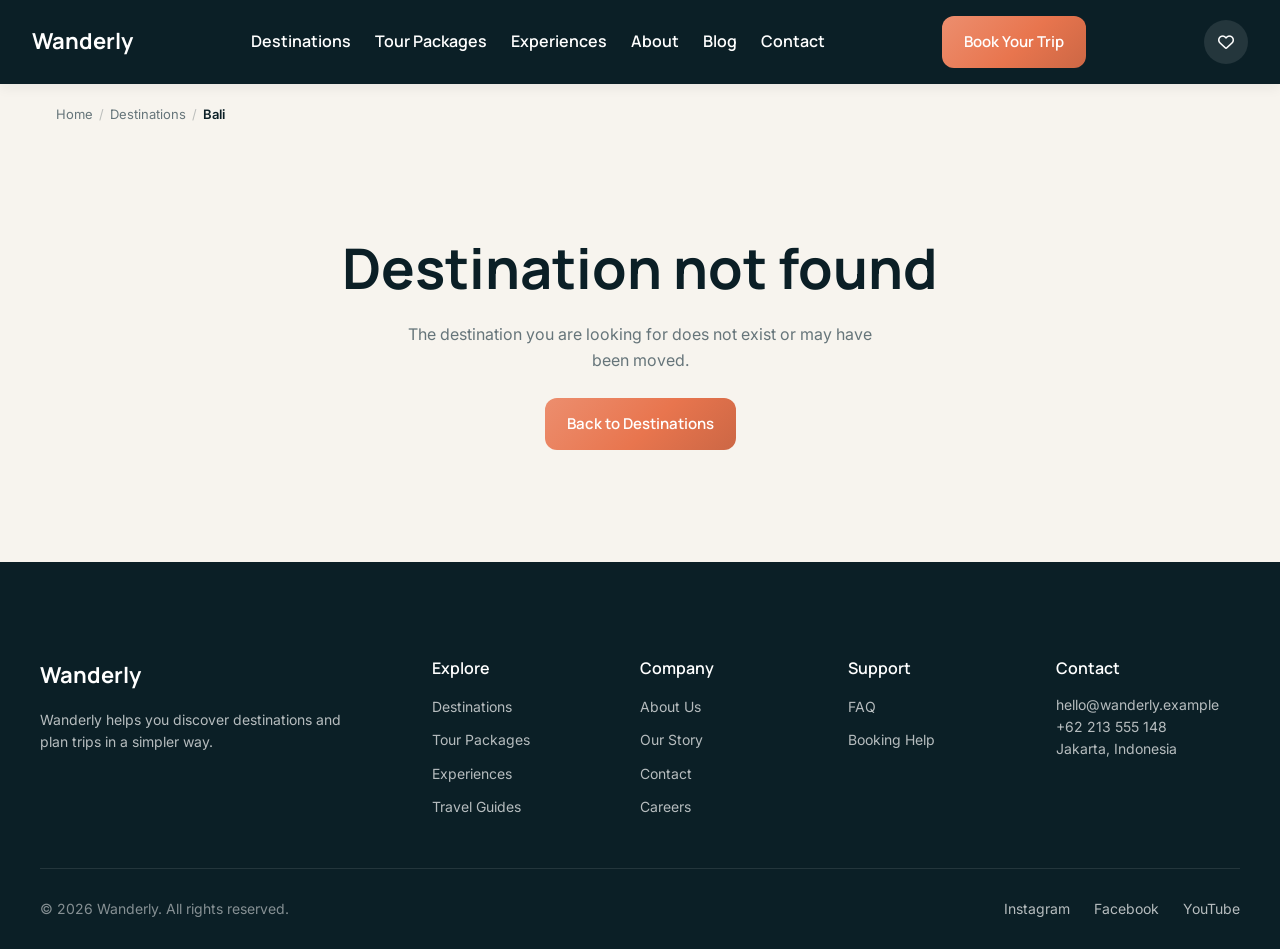
<file: destination-detail.html>
<!DOCTYPE html>
<html lang="en">
<head>
  <meta charset="UTF-8">
  <meta name="viewport" content="width=device-width, initial-scale=1.0">
  <title>Bali, Indonesia &ndash; Wanderly</title>

  <!-- Font -->
  <link rel="preconnect" href="https://fonts.googleapis.com">
  <link rel="preconnect" href="https://fonts.gstatic.com" crossorigin>
  <link href="https://fonts.googleapis.com/css2?family=Manrope:wght@500;600;700;800&family=Inter:wght@400;500;600&display=swap" rel="stylesheet">

  <!-- Icon -->
  <link rel="stylesheet" href="https://cdnjs.cloudflare.com/ajax/libs/font-awesome/6.5.1/css/all.min.css" integrity="sha512-DTOQO9RWCH3ppGqcWaEA1BIZOC6xxalwEsw9c2QQeAIftl+Vegovlnee1c9QX4TctnWMn13TZye+giMm8e2LwA==" crossorigin="anonymous" referrerpolicy="no-referrer">

  <!-- Style -->
  <link rel="stylesheet" href="style.css">
</head>
<body>
  
  <header class="header header--solid">
    <nav class="navbar">
      <a href="index.html" class="navbar__logo">Wanderly</a>

      <ul class="navbar__menu">
        <li><a href="destination.html" class="navbar__link">Destinations</a></li>
        <li><a href="tourpackage.html" class="navbar__link">Tour Packages</a></li>
        <li><a href="experiences.html" class="navbar__link">Experiences</a></li>
        <li><a href="about.html" class="navbar__link">About</a></li>
        <li><a href="blog.html" class="navbar__link">Blog</a></li>
        <li><a href="contact.html" class="navbar__link">Contact</a></li>
      </ul>

      <a href="booking.html" class="button button--primary navbar__cta">Book Your Trip</a>

      <a href="wishlist.html" class="navbar__account" aria-label="Your Wishlist">
        <i class="fa-regular fa-heart" aria-hidden="true"></i>
      </a>

      <button type="button" class="navbar__toggle" aria-label="Open navigation menu" aria-expanded="false">
        <span></span>
        <span></span>
        <span></span>
      </button>
    </nav>

    <div class="navbar__overlay"></div>
  </header>

  <main>

    <!-- ===== BREADCRUMB ===== -->
    <nav class="breadcrumb" aria-label="Breadcrumb">
      <ol class="breadcrumb__list">
        <li><a href="index.html">Home</a></li>
        <li><a href="destination.html">Destinations</a></li>
        <li aria-current="page">Bali</li>
      </ol>
    </nav>

    <!-- ===== DESTINATION HERO ===== -->
    <section class="destination-hero">
      <img src="images/destination/bali-hero.jpg" alt="" class="destination-hero__image">
      <div class="destination-hero__overlay">
        <span class="destination-hero__country">Indonesia</span>
        <h1 class="destination-hero__title">Bali</h1>
      </div>
    </section>

    <!-- ===== DESTINATION DETAIL (Content + Sidebar) ===== -->
    <div class="destination-detail">

      <article class="destination-detail__content">
        <h2>About Bali</h2>
        <p>
          Bali offers a combination rarely found in a single place: beaches, rice fields, a vibrant living culture, and a diverse range of food options. Most areas are easily accessible, so you don't have to spend too much time traveling on the road.
        </p>
        <p>
          For first-time visitors, southern areas like Seminyak and Uluwatu are ideal for beach activities, while Ubud offers a more tranquil atmosphere, surrounded by rice fields and art galleries.
        </p>

        <h2>What to Expect</h2>
        <p>
          The weather in Bali tends to be warm year-round, with a dry season that generally lasts from April to October. Most destinations are accessible by road, and many accommodations offer airport transfer services.
        </p>
      </article>

      <aside class="destination-detail__sidebar">
        <div class="info-card">
          <p class="info-card__price">From $499 <span>per person</span></p>
          <p class="info-card__tour-count">24 experiences available</p>

          <a href="booking.html?destination=bali" class="button button--primary info-card__cta">Continue to Booking</a>

          <button 
            type="button"
            class="button button--secondary info-card__save"
            data-destination-id="bali"
            aria-pressed="false"
          >
            Save Trip
          </button>
        </div>
      </aside>

    </div>

    <!-- ===== PHOTO GALLERY ===== -->
    <section class="destination-gallery">
      <h2 class="destination-gallery__title">Photo Gallery</h2>
      <div class="destination-gallery__grid">
        <img src="images/destination/bali-1.jpg" alt="">
        <img src="images/destination/bali-2.jpg" alt="">
        <img src="images/destination/bali-3.jpg" alt="">
        <img src="images/destination/bali-4.jpg" alt="">
      </div>
    </section>

    <!-- ===== RELATED TOUR PACKAGE ===== -->
    <section class="related-packages">
      <div class="section-heading">
        <span class="section-heading__eyebrow">TOUR PACKAGES</span>
        <h2 class="section-heading__title">Available Tours for Bali</h2>
      </div>

      <div class="tour-package-grid">
        <article class="tour-package-card" data-category="beach">
          <div class="tour-package-card__media">
            <img src="images/tourpackages/bali-slow.jpg" alt="">
            <span class="tour-package-card__category">BEACH</span>
            <div class="tour-package-card__info-bar">
              <span><i class="fa-solid fa-location-dot" aria-hidden="true"></i> Bali, Indonesia</span>
              <span><i class="fa-regular fa-clock" aria-hidden="true"></i> 5 Days / 4 Nights</span>
            </div>
          </div>
          <div class="tour-package-card__body">
            <div class="tour-package-card__meta-row">
              <span class="tour-package-card__rating">
                <i class="fa-solid fa-star" aria-hidden="true"></i>
                4.9 <span class="tour-package-card__reviews">(156 reviews)</span>
              </span>
              <span class="tour-package-card__price">From $649 <span>/ person</span></span>
            </div>
            <h3 class="tour-package-card__title">Slow Days in Bali</h3>
            <p class="tour-package-card__desc">
              A combination of beaches, local food, and a few places to visit without making the itinerary feel packed.
            </p>
            <a href="tourpackage-detail.html?id=bali-03" class="button button--dark tour-package-card__cta">
              View Details
              <i class="fa-solid fa-arrow-right" aria-hidden="true"></i>
            </a>
          </div>
        </article>
      </div>
    </section>

    <!-- ===== CTA ===== -->
    <section class="promo-banner">
      <span class="promo-banner__eyebrow">READY TO GO?</span>
      <h2 class="promo-banner__title">Ready to Visit Bali?</h2>
      <p class="promo-banner__desc">
        Choose your travel dates and let us help take care of the details.
      </p>
      <a href="booking.html?destination=bali" class="button button--primary">Start Planning</a>
    </section>

    <!-- ===== LIGHTBOX ===== -->
    <dialog class="lightbox" id="lightbox" aria-label="Photo gallery">
      <figure class="lightbox__figure">
        <div class="lightbox__stage">
          <img alt="" class="lightbox__image" id="lightbox-image">

          <button type="button" class="lightbox__button lightbox__button--close" aria-label="Close gallery">
            <i class="fa-solid fa-xmark" aria-hidden="true"></i>
          </button>
          <button type="button" class="lightbox__button lightbox__button--prev" aria-label="Previous photo">
            <i class="fa-solid fa-chevron-left" aria-hidden="true"></i>
          </button>
          <button type="button" class="lightbox__button lightbox__button--next" aria-label="Next photo">
            <i class="fa-solid fa-chevron-right" aria-hidden="true"></i>
          </button>
        </div>

        <figcaption class="lightbox__caption" id="lightbox-caption" aria-live="polite"></figcaption>
      </figure>
    </dialog>
  </main>

  <footer class="footer">
    <div class="footer__top">
      <div class="footer__brand">
        <span class="footer__logo">Wanderly</span>
        <p class="footer__desc">
          Wanderly helps you discover destinations and plan trips in a simpler way.
        </p>
      </div>

      <nav class="footer__column">
        <h3>Explore</h3>
        <ul>
          <li><a href="destination.html">Destinations</a></li>
          <li><a href="tourpackage.html">Tour Packages</a></li>
          <li><a href="experiences.html">Experiences</a></li>
          <li><a href="blog.html">Travel Guides</a></li>
        </ul>
      </nav>

      <nav class="footer__column">
        <h3>Company</h3>
        <ul>
          <li><a href="about.html">About Us</a></li>
          <li><a href="about.html#story">Our Story</a></li>
          <li><a href="contact.html">Contact</a></li>
          <li><a href="about.html#careers">Careers</a></li>
        </ul>
      </nav>

      <nav class="footer__column">
        <h3>Support</h3>
        <ul>
          <li><a href="contact.html#faq">FAQ</a></li>
          <li><a href="booking.html#help">Booking Help</a></li>
        </ul>
      </nav>

      <div class="footer__column">
        <h3>Contact</h3>
        <p>hello@wanderly.example</p>
        <p>+62 213 555 148</p>
        <p>Jakarta, Indonesia</p>
      </div>
    </div>

    <div class="footer__bottom">
      <p class="footer__copyright">&copy; 2026 Wanderly. All rights reserved.</p>
      <ul class="footer__social">
        <li><a href="#" aria-label="Wanderly on Instagram">Instagram</a></li>
        <li><a href="#" aria-label="Wanderly on Facebook">Facebook</a></li>
        <li><a href="#" aria-label="Wanderly on YouTube">YouTube</a></li>
      </ul>
    </div>
  </footer>

  <script src="script.js"></script>
</body>
</html>
</file>
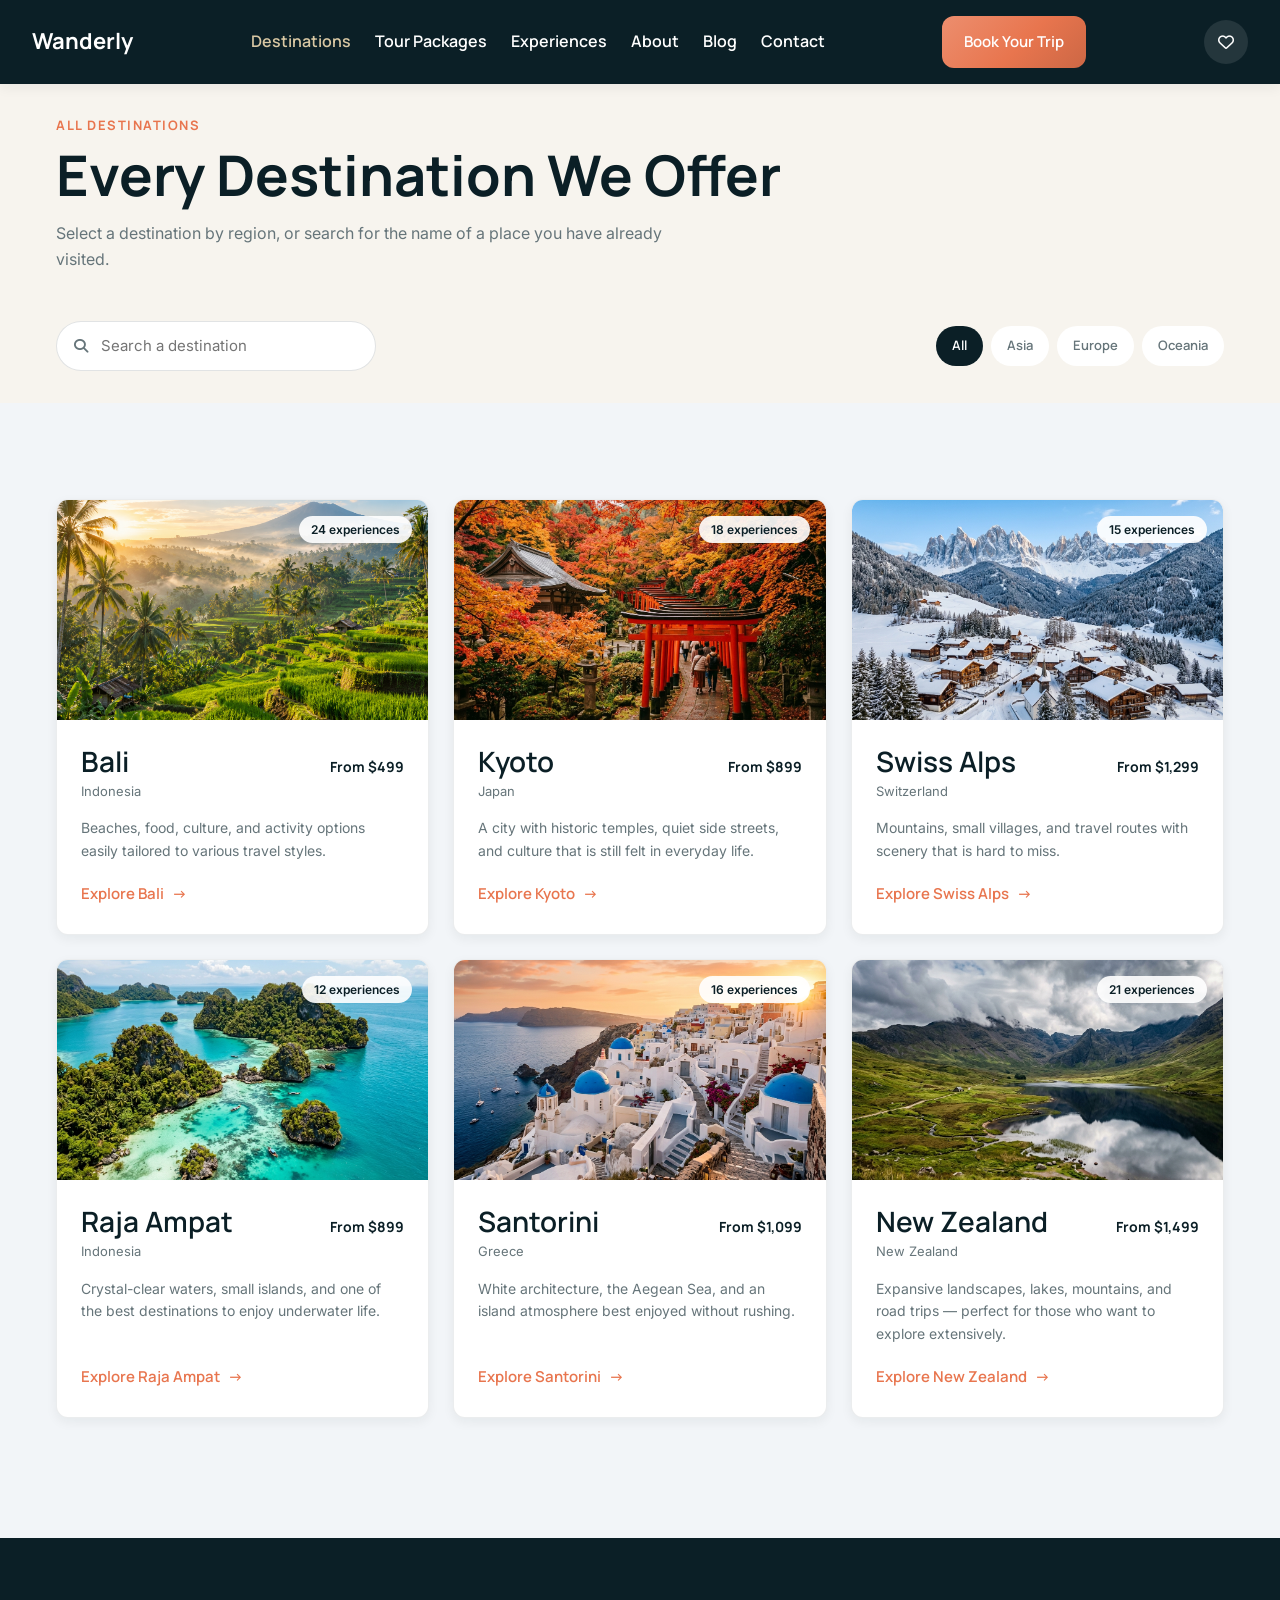
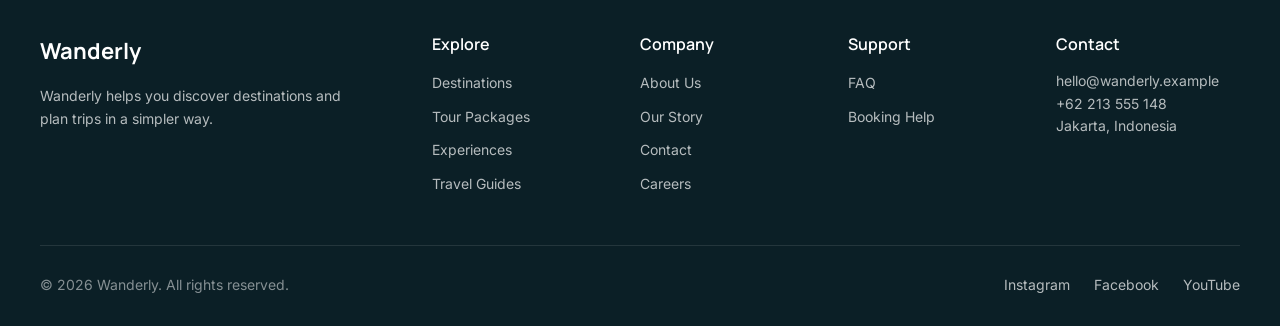
<file: destination.html>
<!DOCTYPE html>
<html lang="en">
<head>
  <meta charset="UTF-8">
  <meta name="viewport" content="width=device-width, initial-scale=1.0">
  <title>Destinations &ndash; Wanderly</title>

  <!-- Font -->
  <link rel="preconnect" href="https://fonts.googleapis.com">
  <link rel="preconnect" href="https://fonts.gstatic.com" crossorigin>
  <link href="https://fonts.googleapis.com/css2?family=Manrope:wght@500;600;700;800&family=Inter:wght@400;500;600&display=swap" rel="stylesheet">

  <!-- Icon -->
  <link rel="stylesheet" href="https://cdnjs.cloudflare.com/ajax/libs/font-awesome/6.5.1/css/all.min.css" integrity="sha512-DTOQO9RWCH3ppGqcWaEA1BIZOC6xxalwEsw9c2QQeAIftl+Vegovlnee1c9QX4TctnWMn13TZye+giMm8e2LwA==" crossorigin="anonymous" referrerpolicy="no-referrer">

  <!-- Style -->
  <link rel="stylesheet" href="style.css">
</head>
<body>
  
  <header class="header header--solid">
    <nav class="navbar">
      <a href="index.html" class="navbar__logo">Wanderly</a>

      <ul class="navbar__menu">
        <li><a href="destination.html" aria-current="page" class="navbar__link">Destinations</a></li>
        <li><a href="tourpackage.html" class="navbar__link">Tour Packages</a></li>
        <li><a href="experiences.html" class="navbar__link">Experiences</a></li>
        <li><a href="about.html" class="navbar__link">About</a></li>
        <li><a href="blog.html" class="navbar__link">Blog</a></li>
        <li><a href="contact.html" class="navbar__link">Contact</a></li>
      </ul>

      <a href="booking.html" class="button button--primary navbar__cta">Book Your Trip</a>

      <a href="wishlist.html" class="navbar__account" aria-label="Your Wishlist">
        <i class="fa-regular fa-heart" aria-hidden="true"></i>
      </a>

      <button type="button" class="navbar__toggle" aria-label="Open navigation menu" aria-expanded="false">
        <span></span>
        <span></span>
        <span></span>
      </button>
    </nav>

    <div class="navbar__overlay"></div>
  </header>

  <main>

    <!-- ===== PAGE HEADER ===== -->
    <section class="page-header" id="page-header">
      <span class="page-header__eyebrow">ALL DESTINATIONS</span>
      <h1 class="page-header__title">Every Destination We Offer</h1>
      <p class="page-header__desc">
        Select a destination by region, or search for the name of a place you have already visited.
      </p>
    </section>

    <!-- ===== SEARCH & FILTER TOOLBAR -->
    <form action="" class="destinations-toolbar" role="search" aria-label="Search and filter destination">
      <div class="destinations-toolbar__search">
        <label for="destination-search" class="visually-hidden">Search a destination</label>
        <i class="fa-solid fa-magnifying-glass destinations-toolbar__search-icon" aria-hidden="true"></i>
        <input type="search" name="destination-search" id="destination-search" placeholder="Search a destination">
      </div>

      <div class="filter-bar" role="group" aria-label="Filter by region">
        <button type="button" class="filter-bar__chip filter-bar__chip--active" data-filter="all">All</button>
        <button type="button" class="filter-bar__chip" data-filter="asia">Asia</button>
        <button type="button" class="filter-bar__chip" data-filter="europe">Europe</button>
        <button type="button" class="filter-bar__chip" data-filter="oceania">Oceania</button>
      </div>
    </form>
    
    <!-- ===== DESTINATION GRID ===== -->
    <section class="destinations" id="destinations">
      <div class="destination-grid">

        <!-- DESTINATION 1 -->
        <article class="destination-card" data-region="asia">
          <div class="destination-card__media">
            <img src="images/destination/bali.png" alt="A tropical beach in Bali with coconut trees" class="destination-card__image">
            <span class="destination-card__badge">24 experiences</span>
          </div>
          <div class="destination-card__body">
            <div class="destination-card__heading">
              <h3 class="destination-card__title">Bali</h3>
              <span class="destination-card__price">From $499</span>
            </div>
            <p class="destination-card__country">Indonesia</p>
            <p class="destination-card__desc">
              Beaches, food, culture, and activity options easily tailored to various travel styles.
            </p>
            <a href="destination-detail.html?id=bali" class="button button--ghost">Explore Bali</a>
          </div>
        </article>

        <!-- DESTINATION 2 -->
        <article class="destination-card" data-region="asia">
          <div class="destination-card__media">
            <img src="images/destination/kyoto.jpg" alt="A historic temple in Kyoto, Japan" class="destination-card__image">
            <span class="destination-card__badge">18 experiences</span>
          </div>
          <div class="destination-card__body">
            <div class="destination-card__heading">
              <h3 class="destination-card__title">Kyoto</h3>
              <span class="destination-card__price">From $899</span>
            </div>
            <p class="destination-card__country">Japan</p>
            <p class="destination-card__desc">
              A city with historic temples, quiet side streets, and culture that is still felt in everyday life.
            </p>
            <a href="destination-detail.html?id=kyoto" class="button button--ghost">Explore Kyoto</a>
          </div>
        </article>

        <!-- DESTINATION 3 -->
        <article class="destination-card" data-region="europe">
          <div class="destination-card__media">
            <img src="images/destination/swiss-alps.jpg" alt="Swiss Alps mountains with a small village" class="destination-card__image">
            <span class="destination-card__badge">15 experiences</span>
          </div>
          <div class="destination-card__body">
            <div class="destination-card__heading">
              <h3 class="destination-card__title">Swiss Alps</h3>
              <span class="destination-card__price">From $1,299</span>
            </div>
            <p class="destination-card__country">Switzerland</p>
            <p class="destination-card__desc">
              Mountains, small villages, and travel routes with scenery that is hard to miss.
            </p>
            <a href="destination-detail.html?id=swiss-alps" class="button button--ghost">Explore Swiss Alps</a>
          </div>
        </article>

        <!-- DESTINATION 4 -->
        <article class="destination-card" data-region="asia">
          <div class="destination-card__media">
            <img src="images/destination/raja-ampat.jpg" alt="The clear waters of Raja Ampat from above" class="destination-card__image">
            <span class="destination-card__badge">12 experiences</span>
          </div>
          <div class="destination-card__body">
            <div class="destination-card__heading">
              <h3 class="destination-card__title">Raja Ampat</h3>
              <span class="destination-card__price">From $899</span>
            </div>
            <p class="destination-card__country">Indonesia</p>
            <p class="destination-card__desc">
              Crystal-clear waters, small islands, and one of the best destinations to enjoy underwater life.
            </p>
            <a href="destination-detail.html?id=raja-ampat" class="button button--ghost">Explore Raja Ampat</a>
          </div>
        </article>

        <!-- DESTINATION 5 -->
        <article class="destination-card" data-region="europe">
          <div class="destination-card__media">
            <img src="images/destination/santorini.jpg" alt="The distinctive blue-and-white buildings of Santorini, Greece." class="destination-card__image">
            <span class="destination-card__badge">16 experiences</span>
          </div>
          <div class="destination-card__body">
            <div class="destination-card__heading">
              <h3 class="destination-card__title">Santorini</h3>
              <span class="destination-card__price">From $1,099</span>
            </div>
            <p class="destination-card__country">Greece</p>
            <p class="destination-card__desc">
              White architecture, the Aegean Sea, and an island atmosphere best enjoyed without rushing.
            </p>
            <a href="destination-detail.html?id=santorini" class="button button--ghost">Explore Santorini</a>
          </div>
        </article>

        <!-- DESTINATION 6 -->
        <article class="destination-card" data-region="oceania">
          <div class="destination-card__media">
            <img src="images/destination/new-zealand.jpg" alt="The vast landscape of mountains and lakes in New Zealand." class="destination-card__image">
            <span class="destination-card__badge">21 experiences</span>
          </div>
          <div class="destination-card__body">
            <div class="destination-card__heading">
              <h3 class="destination-card__title">New Zealand</h3>
              <span class="destination-card__price">From $1,499</span>
            </div>
            <p class="destination-card__country">New Zealand</p>
            <p class="destination-card__desc">
              Expansive landscapes, lakes, mountains, and road trips &mdash; perfect for those who want to explore extensively.
            </p>
            <a href="destination-detail.html?id=new-zealand" class="button button--ghost">Explore New Zealand</a>
          </div>
        </article>

      </div>

      <p class="destinations__empty-state" id="destinations-empty" hidden>
        No trips found.<br>
        Try changing your destination or travel dates.
      </p>
    </section>

  </main>

  <footer class="footer">
    <div class="footer__top">
      <div class="footer__brand">
        <span class="footer__logo">Wanderly</span>
        <p class="footer__desc">
          Wanderly helps you discover destinations and plan trips in a simpler way.
        </p>
      </div>

      <nav class="footer__column">
        <h3>Explore</h3>
        <ul>
          <li><a href="destination.html">Destinations</a></li>
          <li><a href="tourpackage.html">Tour Packages</a></li>
          <li><a href="experiences.html">Experiences</a></li>
          <li><a href="blog.html">Travel Guides</a></li>
        </ul>
      </nav>

      <nav class="footer__column">
        <h3>Company</h3>
        <ul>
          <li><a href="about.html">About Us</a></li>
          <li><a href="about.html#story">Our Story</a></li>
          <li><a href="contact.html">Contact</a></li>
          <li><a href="about.html#careers">Careers</a></li>
        </ul>
      </nav>

      <nav class="footer__column">
        <h3>Support</h3>
        <ul>
          <li><a href="contact.html#faq">FAQ</a></li>
          <li><a href="booking.html#help">Booking Help</a></li>
        </ul>
      </nav>

      <div class="footer__column">
        <h3>Contact</h3>
        <p>hello@wanderly.example</p>
        <p>+62 213 555 148</p>
        <p>Jakarta, Indonesia</p>
      </div>
    </div>

    <div class="footer__bottom">
      <p class="footer__copyright">&copy; 2026 Wanderly. All rights reserved.</p>
      <ul class="footer__social">
        <li><a href="#" aria-label="Wanderly on Instagram">Instagram</a></li>
        <li><a href="#" aria-label="Wanderly on Facebook">Facebook</a></li>
        <li><a href="#" aria-label="Wanderly on YouTube">YouTube</a></li>
      </ul>
    </div>
  </footer>

  <script src="script.js"></script>

</body>
</html>
</file>
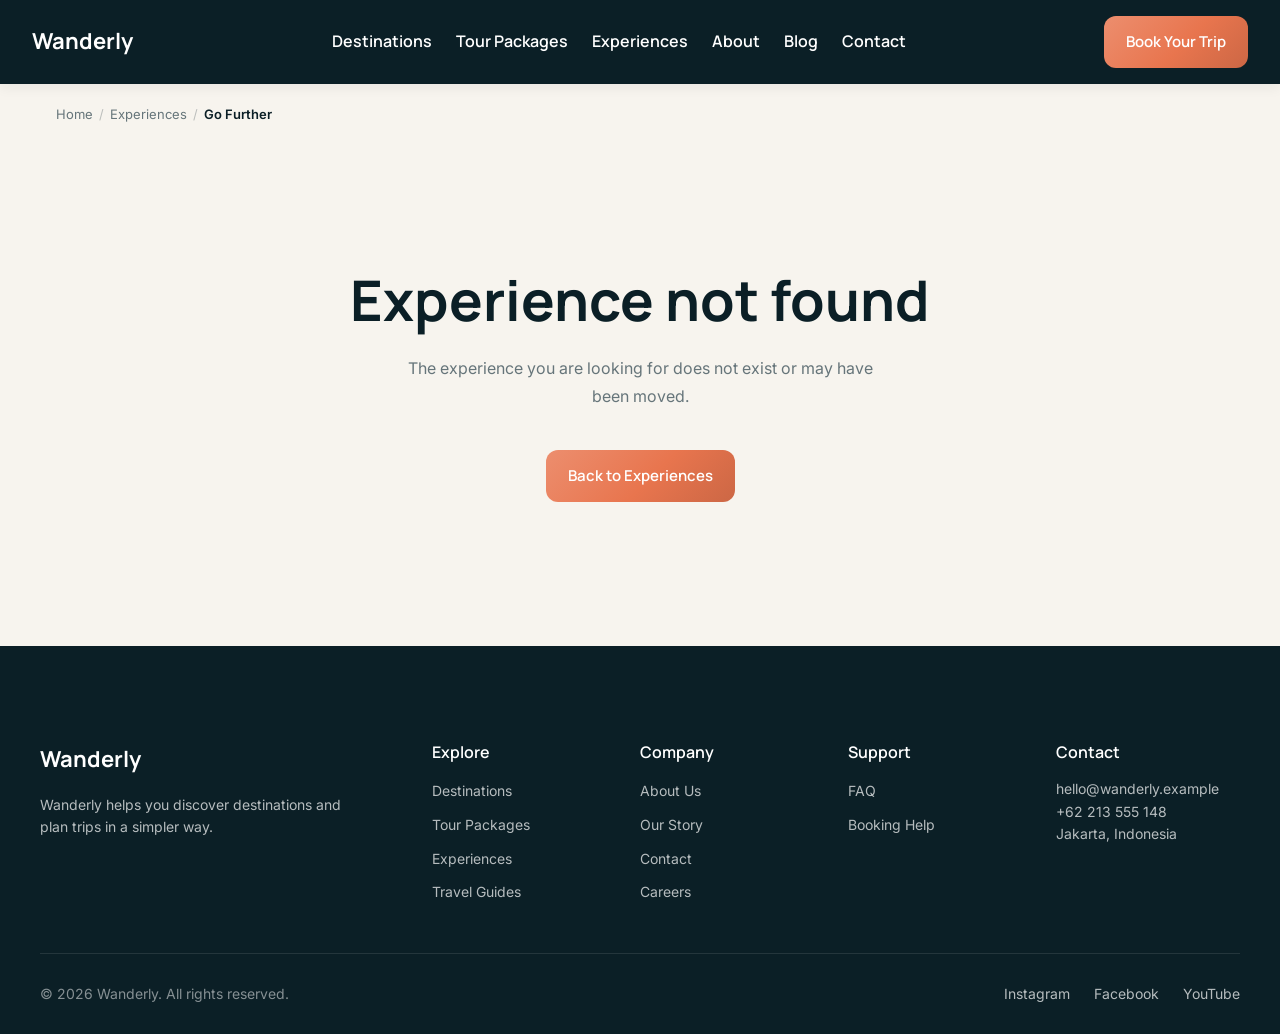
<file: experience-detail.html>
<!DOCTYPE html>
<html lang="en">
<head>
  <meta charset="UTF-8">
  <meta name="viewport" content="width=device-width, initial-scale=1.0">
  <title>Experience - Wanderly</title>

  <!-- Font -->
  <link rel="preconnect" href="https://fonts.googleapis.com">
  <link rel="preconnect" href="https://fonts.gstatic.com" crossorigin>
  <link href="https://fonts.googleapis.com/css2?family=Manrope:wght@500;600;700;800&family=Inter:wght@400;500;600&display=swap" rel="stylesheet">

  <!-- Icon -->
  <link rel="stylesheet" href="https://cdnjs.cloudflare.com/ajax/libs/font-awesome/6.5.1/css/all.min.css" integrity="sha512-DTOQO9RWCH3ppGqcWaEA1BIZOC6xxalwEsw9c2QQeAIftl+Vegovlnee1c9QX4TctnWMn13TZye+giMm8e2LwA==" crossorigin="anonymous" referrerpolicy="no-referrer">

  <!-- Style -->
  <link rel="stylesheet" href="style.css">
</head>
<body>
   <header class="header header--solid">
    <nav class="navbar">
      <a href="index.html" class="navbar__logo">
        Wanderly
      </a>

      <ul class="navbar__menu">
        <li><a href="destination.html" class="navbar__link">Destinations</a></li>
        <li><a href="tourpackage.html" class="navbar__link">Tour Packages</a></li>
        <li><a href="experiences.html" class="navbar__link">Experiences</a></li>
        <li><a href="about.html" class="navbar__link">About</a></li>
        <li><a href="blog.html" class="navbar__link">Blog</a></li>
        <li><a href="contact.html" class="navbar__link">Contact</a></li>
      </ul>

      <a href="booking.html" class="button button--primary navbar__cta">Book Your Trip</a>

      <button type="button" class="navbar__toggle" aria-label="Open navigation menu" aria-expanded="false">
        <span></span>
        <span></span>
        <span></span>
      </button>
    </nav>

    <div class="navbar__overlay"></div>
  </header>

  <main>

    <!-- ===== BREADCRUMB ===== -->
    <nav class="breadcrumb" aria-label="Breadcrumb">
      <ol class="breadcrumb__list">
        <li><a href="index.html">Home</a></li>
        <li><a href="experiences.html">Experiences</a></li>
        <li aria-current="page">Go Further</li>
      </ol>
    </nav>

    <!-- ===== EXPERIENCE HERO ===== -->
    <section class="experience-hero">
      <img src="images/experiences/adventure.jpg" alt="" class="experience-hero__image">
      <div class="experience-hero__overlay">
        <span class="experience-hero__category">ADVENTURE</span>
        <h1 class="experience-hero__title">Go Further</h1>
      </div>
    </section>

    <!-- ===== EXPERIENCE CONTENT ===== -->
    <article class="experience-detail">
      <h2>What Adventure Trips Look Like</h2>
      <p>
        Wanderly&apos;s adventure-themed trips are designed for those who want to stay active&mdash;whether hiking, exploring new trails, or trying activities that are a bit off the beaten path. These itineraries typically strike a balance between physical activity and downtime, ensuring the experience remains enjoyable without leaving you exhausted.
      </p>
      <p>
        Destinations such as Raja Ampat and the Swiss Alps are often chosen for this category, as they offer terrain and scenery that support outdoor activities.
      </p>

      <h2>Good to Know Before You Go</h2>
      <p>
        Most adventure packages require a basic to moderate level of fitness. Specific details&mdash;such as difficulty level, required gear, and estimated distance&mdash;are outlined on each package's respective page.
      </p>

    </article>

    <!-- ===== RELATED TOUR PACKAGES ===== -->
    <section class="related-packages">
      <div class="section-heading">
        <span class="section-heading__eyebrow">ADVENTURE PACKAGES</span>
        <h2 class="section-heading__title">Packages for This Experience</h2>
      </div>

      <div class="tour-package-grid">
        <article class="tour-package-card" data-category="adventure">
          <div class="tour-package-card__media">
            <img src="images/tourpackages/raja-ampat-sea.jpg" alt="Tourist boat in the waters of Raja Ampat" class="tour-package-card__image">
            <span class="tour-package-card__category">ADVENTURE</span>
            <div class="tour-package-card__info-bar">
              <span><i class="fa-solid fa-location-dot" aria-hidden="true"></i> Raja Ampat, Indonesia</span>
              <span><i class="fa-regular fa-clock" aria-hidden="true"></i> 6 Days / 5 Nights</span>
            </div>
          </div>
          <div class="tour-package-card__body">
            <div class="tour-package-card__meta-row">
              <span class="tour-package-card__rating">
                <i class="fa-solid fa-star" aria-hidden="true"></i>
                4.8 <span class="tour-package-card__reviews">(94 reviews)</span>
              </span>
              <span class="tour-package-card__price">$899 <span>/ person</span></span>
            </div>
            <h3 class="tour-package-card__title">Raja Ampat by Sea</h3>
            <p class="tour-package-card__desc">
              A sea voyage to explore several islands, go snorkeling, and enjoy more time out on the water.
            </p>
            <a href="tourpackage-detail.html?id=raja-ampat-02" class="button button--dark tour-package-card__cta">
              View Details
              <i class="fa-solid fa-arrow-right" aria-hidden="true"></i>
            </a>
          </div>
        </article>
      </div>
    </section>
  </main>

  <footer class="footer">
    <div class="footer__top">
      <div class="footer__brand">
        <span class="footer__logo">Wanderly</span>
        <p class="footer__desc">
          Wanderly helps you discover destinations and plan trips in a simpler way.
        </p>
      </div>

      <nav class="footer__column">
        <h3>Explore</h3>
        <ul>
          <li><a href="destination.html">Destinations</a></li>
          <li><a href="tourpackage.html">Tour Packages</a></li>
          <li><a href="experiences.html">Experiences</a></li>
          <li><a href="blog.html">Travel Guides</a></li>
        </ul>
      </nav>

      <nav class="footer__column">
        <h3>Company</h3>
        <ul>
          <li><a href="about.html">About Us</a></li>
          <li><a href="about.html#story">Our Story</a></li>
          <li><a href="contact.html">Contact</a></li>
          <li><a href="about.html#careers">Careers</a></li>
        </ul>
      </nav>

      <nav class="footer__column">
        <h3>Support</h3>
        <ul>
          <li><a href="contact.html#faq">FAQ</a></li>
          <li><a href="booking.html#help">Booking Help</a></li>
        </ul>
      </nav>

      <div class="footer__column">
        <h3>Contact</h3>
        <p>hello@wanderly.example</p>
        <p>+62 213 555 148</p>
        <p>Jakarta, Indonesia</p>
      </div>
    </div>

    <div class="footer__bottom">
      <p class="footer__copyright">&copy; 2026 Wanderly. All rights reserved.</p>
      <ul class="footer__social">
        <li><a href="#" aria-label="Wanderly on Instagram">Instagram</a></li>
        <li><a href="#" aria-label="Wanderly on Facebook">Facebook</a></li>
        <li><a href="#" aria-label="Wanderly on YouTube">YouTube</a></li>
      </ul>
    </div>
  </footer>

  <script src="script.js"></script>
</body>
</html>
</file>
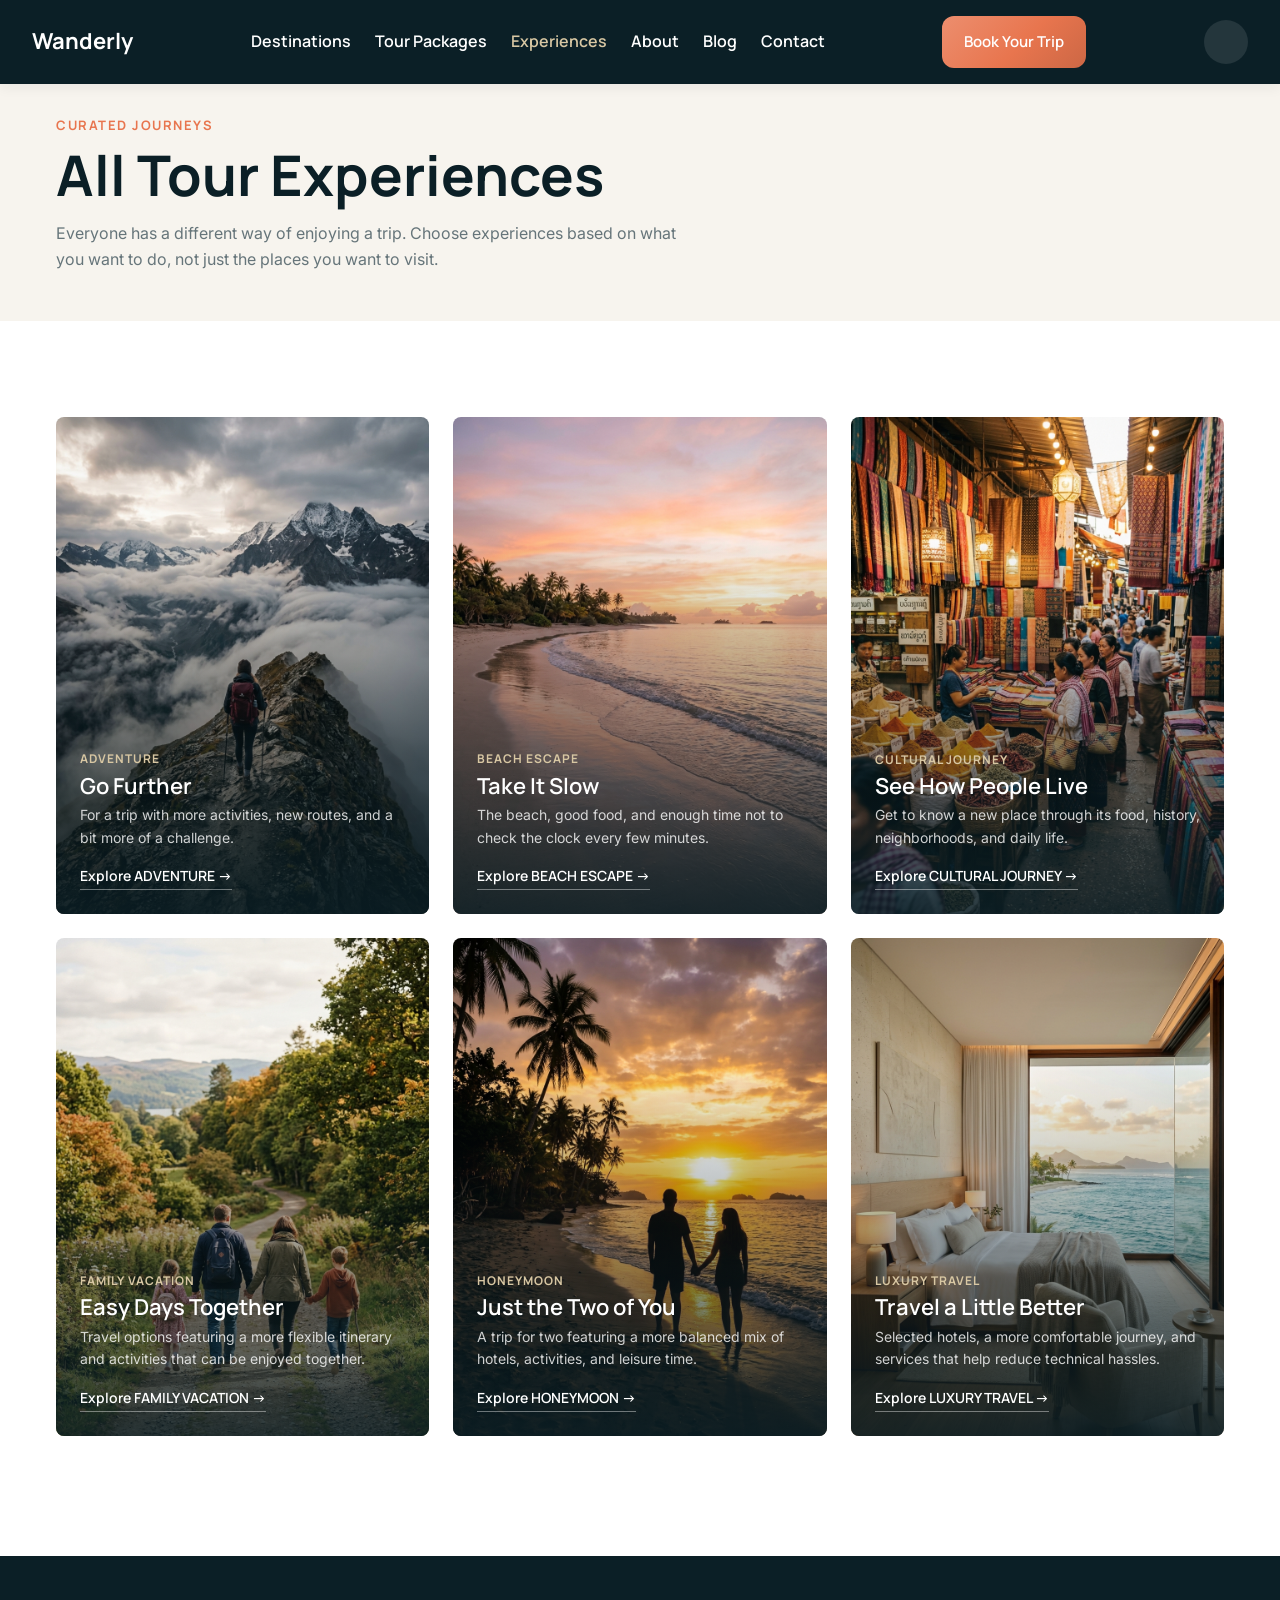
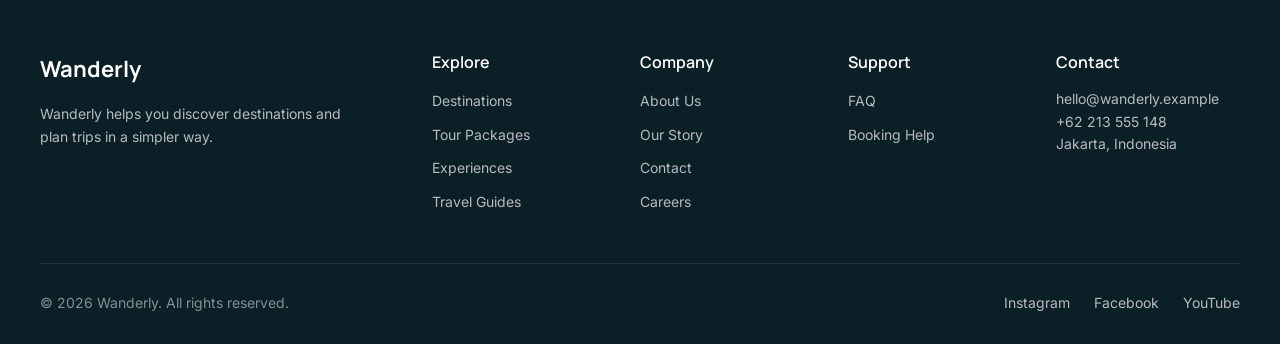
<file: experiences.html>
<!DOCTYPE html>
<html lang="en">
<head>
  <meta charset="UTF-8">
  <meta name="viewport" content="width=device-width, initial-scale=1.0">
  <title>Travel Experiences — Wanderly</title>

  <!-- Font -->
  <link rel="preconnect" href="https://fonts.googleapis.com">
  <link rel="preconnect" href="https://fonts.gstatic.com" crossorigin>
  <link href="https://fonts.googleapis.com/css2?family=Manrope:wght@500;600;700;800&family=Inter:wght@400;500;600&display=swap" rel="stylesheet">

  <!-- Style -->
  <link rel="stylesheet" href="style.css">
</head>
<body>
  
  <header class="header header--solid">
    <nav class="navbar">
      <a href="index.html" class="navbar__logo">Wanderly</a>

      <ul class="navbar__menu">
        <li><a href="destination.html" class="navbar__link">Destinations</a></li>
        <li><a href="tourpackage.html" class="navbar__link">Tour Packages</a></li>
        <li><a href="experiences.html" aria-current="page" class="navbar__link">Experiences</a></li>
        <li><a href="about.html" class="navbar__link">About</a></li>
        <li><a href="blog.html" class="navbar__link">Blog</a></li>
        <li><a href="contact.html" class="navbar__link">Contact</a></li>
      </ul>

      <a href="booking.html" class="button button--primary navbar__cta">Book Your Trip</a>

      <a href="wishlist.html" class="navbar__account" aria-label="Your Wishlist">
        <i class="fa-regular fa-heart" aria-hidden="true"></i>
      </a>

      <button type="button" class="navbar__toggle" aria-label="Open navigation menu" aria-expanded="false">
        <span></span>
        <span></span>
        <span></span>
      </button>
    </nav>

    <div class="navbar__overlay"></div>
  </header>

  <main>

    <!-- ===== PAGE HEADER ===== -->
    <section class="page-header" id="page-header">
      <span class="page-header__eyebrow">CURATED JOURNEYS</span>
      <h1 class="page-header__title">All Tour Experiences</h1>
      <p class="page-header__desc">
        Everyone has a different way of enjoying a trip. Choose experiences based on what you want to do, not just the places you want to visit.
      </p>
    </section>

    <!-- ===== EXPERIENCES GRID ===== -->
    <section class="experiences" id="experiences">
      <div class="experience-grid">

        <!-- Experience 1 -->
        <article class="experience-card">
          <img src="images/experiences/adventure.jpg" alt="" class="experience-card__image">
          <div class="experience-card__overlay">
            <span class="experience-card__category">ADVENTURE</span>
            <h3 class="experience-card__title">Go Further</h3>
            <p class="experience-card__desc">
              For a trip with more activities, new routes and a bit more of a challenge.
            </p>
            <a href="experience-detail.html?id=adventure" class="experience-card__link">Explore Adventures &rarr;</a>
          </div>
        </article>
        
        <!-- Experience 2 -->
        <article class="experience-card">
          <img src="images/experiences/beach.jpg" alt="" class="experience-card__image">
          <div class="experience-card__overlay">
            <span class="experience-card__category">BEACH ESCAPE</span>
            <h3 class="experience-card__title">Take It Slow</h3>
            <p class="experience-card__desc">
              The beach, good food, and enough time not to check the clock every few minutes.
            </p>
            <a href="experience-detail.html?id=beach" class="experience-card__link">Explore Beach Trips &rarr;</a>
          </div>
        </article>
                
        <!-- Experience 3 -->
        <article class="experience-card">
          <img src="images/experiences/cultural.jpg" alt="" class="experience-card__image">
          <div class="experience-card__overlay">
            <span class="experience-card__category">CULTURAL JOURNEY</span>
            <h3 class="experience-card__title">See How People Live</h3>
            <p class="experience-card__desc">
              Get to know a new place through its food, history, neighborhoods, and daily life.
            </p>
            <a href="experience-detail.html?id=cultural" class="experience-card__link">Explore Cultural Trips &rarr;</a>
          </div>
        </article>
                
        <!-- Experience 4 -->
        <article class="experience-card">
          <img src="images/experiences/family.jpg" alt="" class="experience-card__image">
          <div class="experience-card__overlay">
            <span class="experience-card__category">FAMILY VACATION</span>
            <h3 class="experience-card__title">Easy Days Together</h3>
            <p class="experience-card__desc">
              Travel options featuring a more flexible itinerary and activities that can be enjoyed together.
            </p>
            <a href="experience-detail.html?id=family" class="experience-card__link">Explore Family Trips &rarr;</a>
          </div>
        </article>
                        
        <!-- Experience 5 -->
        <article class="experience-card">
          <img src="images/experiences/honeymoon.jpg" alt="" class="experience-card__image">
          <div class="experience-card__overlay">
            <span class="experience-card__category">HONEYMOON</span>
            <h3 class="experience-card__title">Just the Two of You</h3>
            <p class="experience-card__desc">
              A trip for two featuring a more balanced mix of hotels, activities, and leisure time.
            </p>
            <a href="experience-detail.html?id=honeymoon" class="experience-card__link">Explore Honeymoon Trips &rarr;</a>
          </div>
        </article>
                        
        <!-- Experience 6 -->
        <article class="experience-card">
          <img src="images/experiences/luxury.jpg" alt="" class="experience-card__image">
          <div class="experience-card__overlay">
            <span class="experience-card__category">LUXURY TRAVEL</span>
            <h3 class="experience-card__title">Travel a Little Better</h3>
            <p class="experience-card__desc">
              Hand-picked hotels, a more comfortable journey, and services that help minimize logistical hassles.
            </p>
            <a href="experience-detail.html?id=luxury" class="experience-card__link">Explore Luxury Trips &rarr;</a>
          </div>
        </article>

      </div>
    </section>
    
  </main>

  <footer class="footer">
    <div class="footer__top">
      <div class="footer__brand">
        <span class="footer__logo">Wanderly</span>
        <p class="footer__desc">
          Wanderly helps you discover destinations and plan trips in a simpler way.
        </p>
      </div>

      <nav class="footer__column">
        <h3>Explore</h3>
        <ul>
          <li><a href="destination.html">Destinations</a></li>
          <li><a href="tourpackage.html">Tour Packages</a></li>
          <li><a href="experiences.html">Experiences</a></li>
          <li><a href="blog.html">Travel Guides</a></li>
        </ul>
      </nav>

      <nav class="footer__column">
        <h3>Company</h3>
        <ul>
          <li><a href="about.html">About Us</a></li>
          <li><a href="about.html#story">Our Story</a></li>
          <li><a href="contact.html">Contact</a></li>
          <li><a href="about.html#careers">Careers</a></li>
        </ul>
      </nav>

      <nav class="footer__column">
        <h3>Support</h3>
        <ul>
          <li><a href="contact.html#faq">FAQ</a></li>
          <li><a href="booking.html#help">Booking Help</a></li>
        </ul>
      </nav>

      <div class="footer__column">
        <h3>Contact</h3>
        <p>hello@wanderly.example</p>
        <p>+62 213 555 148</p>
        <p>Jakarta, Indonesia</p>
      </div>
    </div>

    <div class="footer__bottom">
      <p class="footer__copyright">&copy; 2026 Wanderly. All rights reserved.</p>
      <ul class="footer__social">
        <li><a href="#" aria-label="Wanderly on Instagram">Instagram</a></li>
        <li><a href="#" aria-label="Wanderly on Facebook">Facebook</a></li>
        <li><a href="#" aria-label="Wanderly on YouTube">YouTube</a></li>
      </ul>
    </div>
  </footer>

  <script src="script.js"></script>
</body>
</html>
</file>
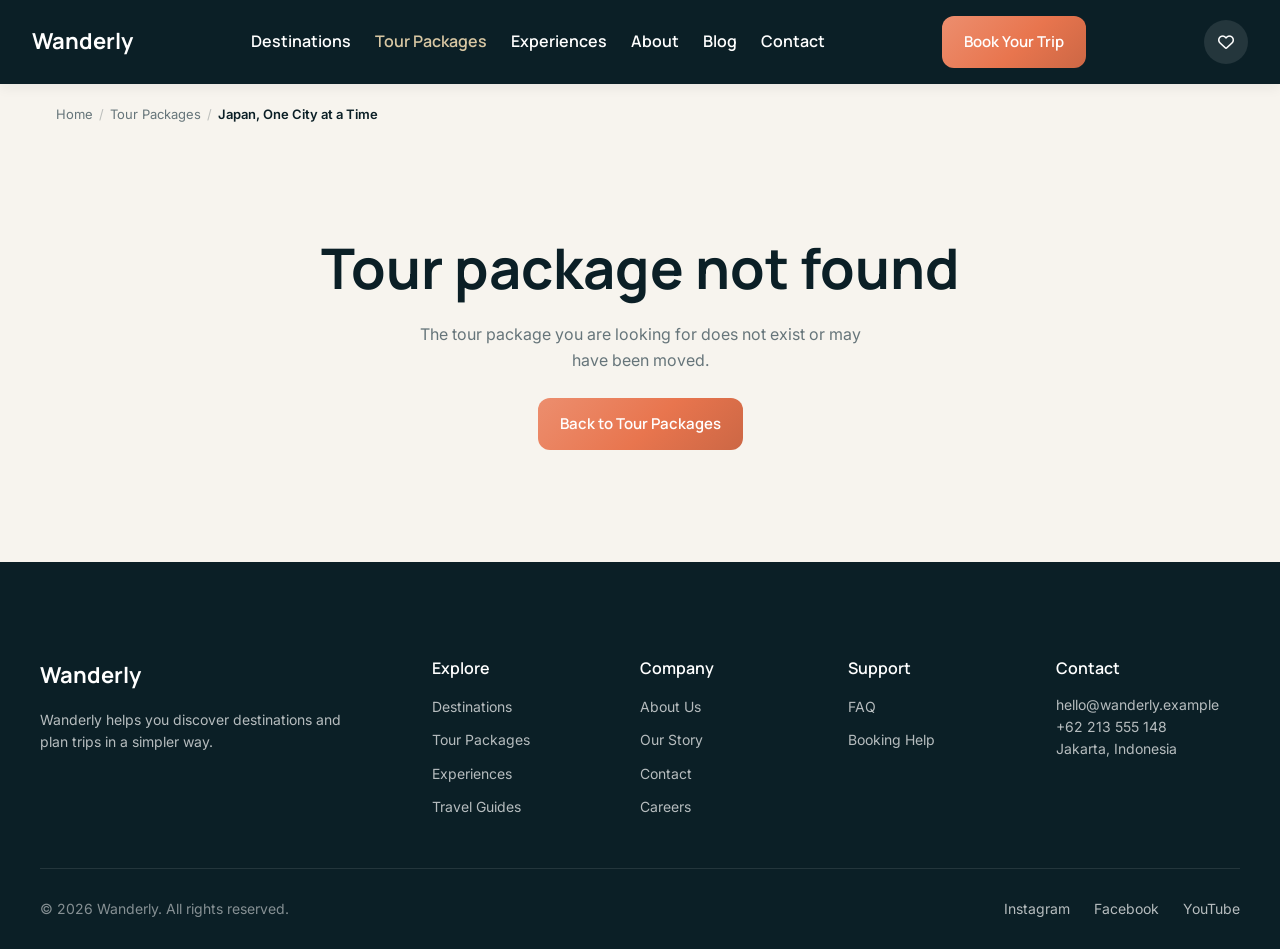
<file: tourpackage-detail.html>
<!DOCTYPE html>
<html lang="en">
<head>
  <meta charset="UTF-8">
  <meta name="viewport" content="width=device-width, initial-scale=1.0">
  <title>Tour Packages — Wanderly</title>

  <!-- Font -->
  <link rel="preconnect" href="https://fonts.googleapis.com">
  <link rel="preconnect" href="https://fonts.gstatic.com" crossorigin>
  <link href="https://fonts.googleapis.com/css2?family=Manrope:wght@500;600;700;800&family=Inter:wght@400;500;600&display=swap" rel="stylesheet">

  <!-- Icon -->
  <link rel="stylesheet" href="https://cdnjs.cloudflare.com/ajax/libs/font-awesome/6.5.1/css/all.min.css" integrity="sha512-DTOQO9RWCH3ppGqcWaEA1BIZOC6xxalwEsw9c2QQeAIftl+Vegovlnee1c9QX4TctnWMn13TZye+giMm8e2LwA==" crossorigin="anonymous" referrerpolicy="no-referrer">

  <!-- Style -->
  <link rel="stylesheet" href="style.css">
</head>
<body>
  
  <header class="header header--solid">
    <nav class="navbar">
      <a href="index.html" class="navbar__logo">Wanderly</a>

      <ul class="navbar__menu">
        <li><a href="destination.html" class="navbar__link">Destinations</a></li>
        <li><a href="tourpackage.html" aria-current="page" class="navbar__link">Tour Packages</a></li>
        <li><a href="experiences.html" class="navbar__link">Experiences</a></li>
        <li><a href="about.html" class="navbar__link">About</a></li>
        <li><a href="blog.html" class="navbar__link">Blog</a></li>
        <li><a href="contact.html" class="navbar__link">Contact</a></li>
      </ul>

      <a href="booking.html" class="button button--primary navbar__cta">Book Your Trip</a>

      <a href="wishlist.html" class="navbar__account" aria-label="Your Wishlist">
        <i class="fa-regular fa-heart" aria-hidden="true"></i>
      </a>

      <button type="button" class="navbar__toggle" aria-label="Open navigation menu" aria-expanded="false">
        <span></span>
        <span></span>
        <span></span>
      </button>
    </nav>

    <div class="navbar__overlay"></div>
  </header>

  <main>

    <!-- ===== BREADCRUMB ===== -->
    <nav class="breadcrumb" aria-label="Breadcrumb">
      <ol class="breadcrumb__list">
        <li><a href="index.html">Home</a></li>
        <li><a href="tourpackage.html">Tour Packages</a></li>
        <li aria-current="page">Japan, One City at a Time</li>
      </ol>
    </nav>

    <!-- ===== PACKAGE HERO ===== -->
    <section class="package-hero">
      <img src="images/tourpackages/japan-hero.jpg" alt="" class="package-hero__image">
      <div class="package-hero__overlay">
        <span class="package-hero__category">CULTURE</span>
        <h1 class="package-hero__title">Japan, One City at a Time</h1>
        <p class="package-hero__location">Tokyo &amp; Kyoto, Japan</p>
      </div>
    </section>

    <!-- ===== PACKAGE DETAIL (Content + Sidebar) ===== -->
    <div class="package-detail">

      <article class="package-detail__content">

        <div class="package-detail__summary">
          <span class="package-detail__duration">7 Days / 6 Nights</span>
          <span class="package-detail__rating">
            <span aria-hidden="true">★★★★★</span>
            <span class="visually-hidden">Rating 4.9 from 5</span>
            4.9 <span>(128 reviews)</span>
          </span>
        </div>

        <h2>Overview</h2>
        <p>
          A combination of two cities with contrasting paces: starting in bustling Tokyo and moving on to Kyoto for a more tranquil atmosphere. The itinerary is designed so you don't have to change cities every day, ensuring you have ample time to explore.
        </p>

        <h2>Itinerary</h2>
        <ol class="itinerary-list">
          <li class="itinerary-list__item">
            <span class="itinerary-list__day">Day 1</span>
            <h3 class="itinerary-list__title">Arrival in Tokyo</h3>
            <p class="itinerary-list__desc">
              Upon arrival at Narita Airport, transfer to the hotel in the Shinjuku area. The rest of the day is for resting.
            </p>
          </li>
          <li class="itinerary-list__item">
            <span class="itinerary-list__day">Day 2</span>
            <h3 class="itinerary-list__title">Central Tokyo</h3>
            <p class="itinerary-list__desc">
              Visit Shibuya, Harajuku, and Meiji Shrine. The evening is free for independent exploration.
            </p>
          </li>
          <li class="itinerary-list__item">
            <span class="itinerary-list__day">Day 3</span>
            <h3 class="itinerary-list__title">Asakusa &amp; Tokyo Skytree</h3>
            <p class="itinerary-list__desc">
              Visit Sensoji Temple in Asakusa, followed by the Tokyo Skytree area in the afternoon.
            </p>
          </li>
          <li class="itinerary-list__item">
            <span class="itinerary-list__day">Day 4</span>
            <h3 class="itinerary-list__title">Travel to Kyoto</h3>
            <p class="itinerary-list__desc">
              Travel to Kyoto via Shinkansen. Check in at the hotel, followed by a leisurely walk in the Gion area.
            </p>
          </li>
          <li class="itinerary-list__item">
            <span class="itinerary-list__day">Day 5</span>
            <h3 class="itinerary-list__title">Temples of Kyoto</h3>
            <p class="itinerary-list__desc">
              Visiting Fushimi Inari Shrine and Kinkaku-ji (Golden Pavilion).
            </p>
          </li>
          <li class="itinerary-list__item">
            <span class="itinerary-list__day">Day 6</span>
            <h3 class="itinerary-list__title">Arashiyama</h3>
            <p class="itinerary-list__desc">
              Visit the Bamboo Grove and the area around the Katsura River. The evening is free for souvenir shopping.
            </p>
          </li>
          <li class="itinerary-list__item">
            <span class="itinerary-list__day">Day 7</span>
            <h3 class="itinerary-list__title">Departure</h3>
            <p class="itinerary-list__desc">
              Transfer to Kansai Airport for the return flight.
            </p>
          </li>
        </ol>
        
        <h2>Package Details</h2>
        <dl class="package-includes">
          <div class="package-includes__group">
            <dt>What's Included</dt>
            <dd><i class="fa-solid fa-check" aria-hidden="true"></i>6-night accommodation (3-4 star hotels)</dd>
            <dd><i class="fa-solid fa-check" aria-hidden="true"></i>Intercity transportation (Shinkansen)</dd>
            <dd><i class="fa-solid fa-check" aria-hidden="true"></i>Airport transfers (arrival &amp; departure)</dd>
            <dd><i class="fa-solid fa-check" aria-hidden="true"></i>Indonesian-speaking local guide</dd>
          </div>
          <div class="package-includes__group">
            <dt>Not Included</dt>
            <dd><i class="fa-solid fa-xmark" aria-hidden="true"></i>International flight tickets</dd>
            <dd><i class="fa-solid fa-xmark" aria-hidden="true"></i>Lunch &amp; dinner (unless otherwise specified)</dd>
            <dd><i class="fa-solid fa-xmark" aria-hidden="true"></i>Travel insurance</dd>
            <dd><i class="fa-solid fa-xmark" aria-hidden="true"></i>Personal expenses</dd>
          </div>
        </dl>

      </article>

      <aside class="package-detail__sidebar">
        <div class="info-card">
          <p class="info-card__price">From $1,199 <span>per person</span></p>
          <p class="info-card__duration">7 Days / 6 Nights</p>

          <a href="booking.html?package=japan-01" class="button button--primary info-card__cta">Continue to Booking</a>

          <button class="button button--secondary info-card__save" type="button" data-package-id="japan-01" aria-pressed="false">
            Save Trip
          </button>
        </div>

        <div class="info-card cost-calculator" id="cost-calculator" hidden>
          <h2 class="cost-calculator__title">Estimate Your Cost</h2>

          <div class="form-field">
            <label for="calc-travelers">Number of Travelers</label>
            <input type="number" id="calc-travelers" min="1" value="1" aria-describedby="calc-travelers-error">
            <p class="form-field__error" id="calc-travelers-error"></p>
          </div>

          <div class="cost-calculator__result" role="status">
            <p class="cost-calculator__breakdown" id="calc-breakdown"></p>
            <p class="cost-calculator__total" id="calc-total"></p>
          </div>

          <p class="cost-calculator__note">
            Based on the starting price per person. Our team will confirm the final details with you.
          </p>
        </div>
      </aside>
    </div>
    
  </main>

  <footer class="footer">
    <div class="footer__top">
      <div class="footer__brand">
        <span class="footer__logo">Wanderly</span>
        <p class="footer__desc">
          Wanderly helps you discover destinations and plan trips in a simpler way.
        </p>
      </div>

      <nav class="footer__column">
        <h3>Explore</h3>
        <ul>
          <li><a href="destination.html">Destinations</a></li>
          <li><a href="tourpackage.html">Tour Packages</a></li>
          <li><a href="experiences.html">Experiences</a></li>
          <li><a href="blog.html">Travel Guides</a></li>
        </ul>
      </nav>

      <nav class="footer__column">
        <h3>Company</h3>
        <ul>
          <li><a href="about.html">About Us</a></li>
          <li><a href="about.html#story">Our Story</a></li>
          <li><a href="contact.html">Contact</a></li>
          <li><a href="about.html#careers">Careers</a></li>
        </ul>
      </nav>

      <nav class="footer__column">
        <h3>Support</h3>
        <ul>
          <li><a href="contact.html#faq">FAQ</a></li>
          <li><a href="booking.html#help">Booking Help</a></li>
        </ul>
      </nav>

      <div class="footer__column">
        <h3>Contact</h3>
        <p>hello@wanderly.example</p>
        <p>+62 213 555 148</p>
        <p>Jakarta, Indonesia</p>
      </div>
    </div>

    <div class="footer__bottom">
      <p class="footer__copyright">&copy; 2026 Wanderly. All rights reserved.</p>
      <ul class="footer__social">
        <li><a href="#" aria-label="Wanderly on Instagram">Instagram</a></li>
        <li><a href="#" aria-label="Wanderly on Facebook">Facebook</a></li>
        <li><a href="#" aria-label="Wanderly on YouTube">YouTube</a></li>
      </ul>
    </div>
  </footer>

  <script src="script.js"></script>
</body>
</html>
</file>
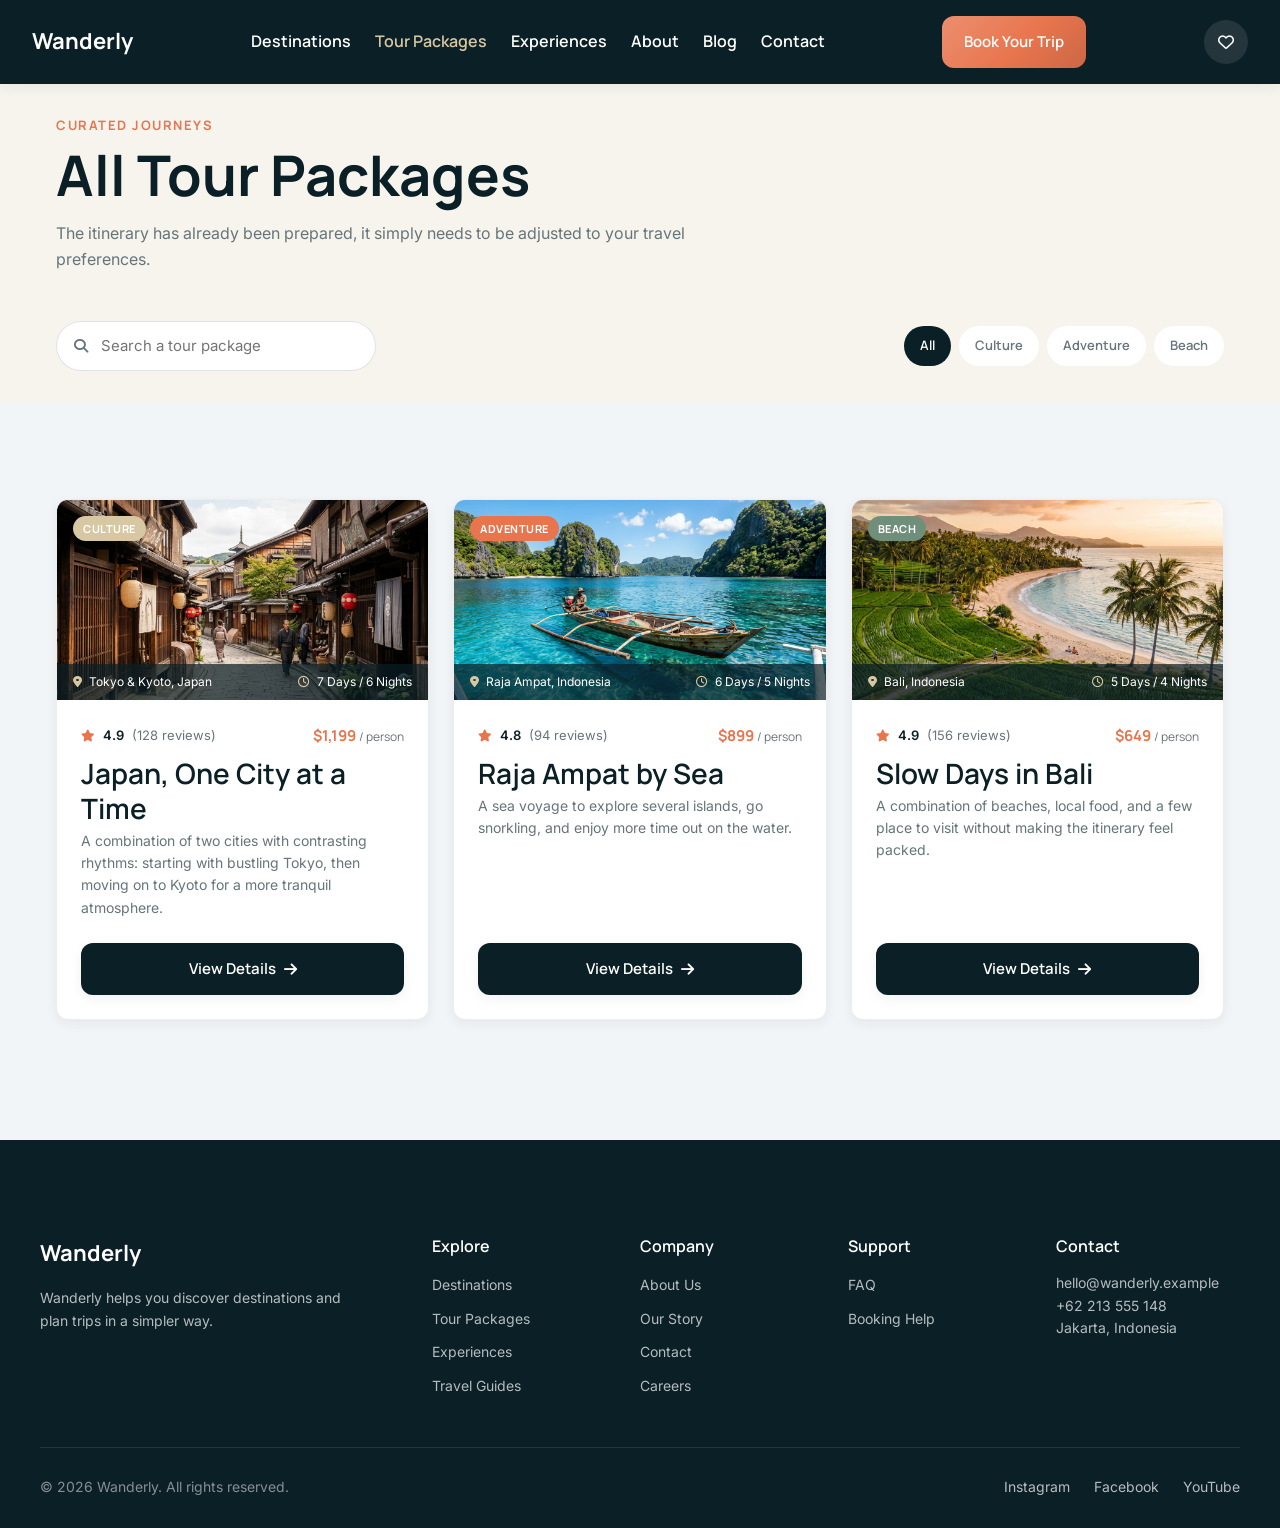
<file: tourpackage.html>
<!DOCTYPE html>
<html lang="en">
<head>
  <meta charset="UTF-8">
  <meta name="viewport" content="width=device-width, initial-scale=1.0">
  <title>Tour Packages &ndash; Wanderly</title>

  <!-- Font -->
  <link rel="preconnect" href="https://fonts.googleapis.com">
  <link rel="preconnect" href="https://fonts.gstatic.com" crossorigin>
  <link href="https://fonts.googleapis.com/css2?family=Manrope:wght@500;600;700;800&family=Inter:wght@400;500;600&display=swap" rel="stylesheet">

  <!-- Icon -->
  <link rel="stylesheet" href="https://cdnjs.cloudflare.com/ajax/libs/font-awesome/6.5.1/css/all.min.css" integrity="sha512-DTOQO9RWCH3ppGqcWaEA1BIZOC6xxalwEsw9c2QQeAIftl+Vegovlnee1c9QX4TctnWMn13TZye+giMm8e2LwA==" crossorigin="anonymous" referrerpolicy="no-referrer">

  <!-- Style -->
  <link rel="stylesheet" href="style.css">
</head>
<body>

  <header class="header header--solid">
    <nav class="navbar">
      <a href="index.html" class="navbar__logo">Wanderly</a>

      <ul class="navbar__menu">
        <li><a href="destination.html" class="navbar__link">Destinations</a></li>
        <li><a href="tourpackage.html" aria-current="page" class="navbar__link">Tour Packages</a></li>
        <li><a href="experiences.html" class="navbar__link">Experiences</a></li>
        <li><a href="about.html" class="navbar__link">About</a></li>
        <li><a href="blog.html" class="navbar__link">Blog</a></li>
        <li><a href="contact.html" class="navbar__link">Contact</a></li>
      </ul>

      <a href="booking.html" class="button button--primary navbar__cta">Book Your Trip</a>

      <a href="wishlist.html" class="navbar__account" aria-label="Your Wishlist">
        <i class="fa-regular fa-heart" aria-hidden="true"></i>
      </a>

      <button type="button" class="navbar__toggle" aria-label="Open navigation menu" aria-expanded="false">
        <span></span>
        <span></span>
        <span></span>
      </button>
    </nav>

    <div class="navbar__overlay"></div>
  </header>
  
  <main>

    <!-- ===== PAGE HEADER ===== -->
    <section class="page-header" id="page-header">
      <span class="page-header__eyebrow">CURATED JOURNEYS</span>
      <h1 class="page-header__title">All Tour Packages</h1>
      <p class="page-header__desc">
        The itinerary has already been prepared, it simply needs to be adjusted to your travel preferences.
      </p>
    </section>
    
    <!-- ===== SEARCH & FILTER TOOLBAR -->
    <form class="destinations-toolbar" role="search" aria-label="Search and filter tour package">
      <div class="destinations-toolbar__search">
        <label for="package-search" class="visually-hidden">Search a tour package</label>
        <i class="fa-solid fa-magnifying-glass tour-package-toolbar__search-icon" aria-hidden="true"></i>
        <input type="search" id="package-search" name="package-search" placeholder="Search a tour package">
      </div>

      <div class="filter-bar" role="group" aria-label="Filter by category">
        <button class="filter-bar__chip filter-bar__chip--active" type="button" data-filter="all">All</button>
        <button class="filter-bar__chip" type="button" data-filter="cultural">Culture</button>
        <button class="filter-bar__chip" type="button" data-filter="adventure">Adventure</button>
        <button class="filter-bar__chip" type="button" data-filter="beach">Beach</button>
      </div>
    </form>

    <!-- ===== TOUR PACKAGE GRID ===== -->
    <section class="tour-packages" id="tour-packages">
      <div class="tour-package-grid">

         <!-- Tour Packages 1 -->
        <article class="tour-package-card" data-category="cultural">
          <div class="tour-package-card__media">
            <img src="images/tourpackages/japan.jpg" alt="">
            <span class="tour-package-card__category">CULTURE</span>
            <div class="tour-package-card__info-bar">
              <span><i class="fa-solid fa-location-dot" aria-hidden="true"></i> Tokyo &amp; Kyoto, Japan</span>
              <span><i class="fa-regular fa-clock" aria-hidden="true"></i> 7 Days / 6 Nights</span>
            </div>
          </div>
          <div class="tour-package-card__body">
            <div class="tour-package-card__meta-row">
              <span class="tour-package-card__rating">
                <i class="fa-solid fa-star" aria-hidden="true"></i>
                4.9 <span class="tour-package-card__reviews">(128 reviews)</span>
              </span>
              <span class="tour-package-card__price">From $1,199 <span>/ person</span></span>
            </div>
            <h3 class="tour-package-card__title">Japan, One City at a Time</h3>
            <p class="tour-package-card__desc">
              A combination of two cities with contrasting rhythms: starting with bustling Tokyo, then moving on to Kyoto for a more tranquil atmosphere.
            </p>
            <a href="tourpackage-detail.html?id=japan-01" class="button button--dark tour-package-card__cta">
              View Details
              <i class="fa-solid fa-arrow-right" aria-hidden="true"></i>
            </a>
          </div>
        </article>

        <!-- Tour Packages 2 -->
        <article class="tour-package-card" data-category="adventure">
          <div class="tour-package-card__media">
            <img src="images/tourpackages/raja-ampat-sea.jpg" alt="">
            <span class="tour-package-card__category">ADVENTURE</span>
            <div class="tour-package-card__info-bar">
              <span><i class="fa-solid fa-location-dot" aria-hidden="true"></i> Raja Ampat, Indonesia</span>
              <span><i class="fa-regular fa-clock" aria-hidden="true"></i> 6 Days / 5 Nights</span>
            </div>
          </div>
          <div class="tour-package-card__body">
            <div class="tour-package-card__meta-row">
              <span class="tour-package-card__rating">
                <i class="fa-solid fa-star" aria-hidden="true"></i>
                4.8 <span class="tour-package-card__reviews">(94 reviews)</span>
              </span>
              <span class="tour-package-card__price">From $899 <span>/ person</span></span>
            </div>
            <h3 class="tour-package-card__title">Raja Ampat by Sea</h3>
            <p class="tour-package-card__desc">
              A sea voyage to explore several islands, go snorkeling, and enjoy more time out on the water.
            </p>
            <a href="tourpackage-detail.html?id=raja-ampat-02" class="button button--dark tour-package-card__cta">
              View Details
              <i class="fa-solid fa-arrow-right" aria-hidden="true"></i>
            </a>
          </div>
        </article>

        <!-- Tour Packages 3 -->
        <article class="tour-package-card" data-category="beach">
          <div class="tour-package-card__media">
            <img src="images/tourpackages/bali-slow.jpg" alt="">
            <span class="tour-package-card__category">BEACH</span>
            <div class="tour-package-card__info-bar">
              <span><i class="fa-solid fa-location-dot" aria-hidden="true"></i> Bali, Indonesia</span>
              <span><i class="fa-regular fa-clock" aria-hidden="true"></i> 5 Days / 4 Nights</span>
            </div>
          </div>
          <div class="tour-package-card__body">
            <div class="tour-package-card__meta-row">
              <span class="tour-package-card__rating">
                <i class="fa-solid fa-star" aria-hidden="true"></i>
                4.9 <span class="tour-package-card__reviews">(156 reviews)</span>
              </span>
              <span class="tour-package-card__price">From $649 <span>/ person</span></span>
            </div>
            <h3 class="tour-package-card__title">Slow Days in Bali</h3>
            <p class="tour-package-card__desc">
              A combination of beaches, local food, and a few places to visit without making the itinerary feel packed.
            </p>
            <a href="tourpackage-detail.html?id=bali-03" class="button button--dark tour-package-card__cta">
              View Details
              <i class="fa-solid fa-arrow-right" aria-hidden="true"></i>
            </a>
          </div>
        </article>

      </div>

      <p class="tour-packages__empty-state" id="packages-empty" hidden>
        No trips found.<br>
        Try changing your destination or travel dates.
      </p>
    </section>

  </main>

  <footer class="footer">
    <div class="footer__top">
      <div class="footer__brand">
        <span class="footer__logo">Wanderly</span>
        <p class="footer__desc">
          Wanderly helps you discover destinations and plan trips in a simpler way.
        </p>
      </div>

      <nav class="footer__column">
        <h3>Explore</h3>
        <ul>
          <li><a href="destination.html">Destinations</a></li>
          <li><a href="tourpackage.html">Tour Packages</a></li>
          <li><a href="experiences.html">Experiences</a></li>
          <li><a href="blog.html">Travel Guides</a></li>
        </ul>
      </nav>

      <nav class="footer__column">
        <h3>Company</h3>
        <ul>
          <li><a href="about.html">About Us</a></li>
          <li><a href="about.html#story">Our Story</a></li>
          <li><a href="contact.html">Contact</a></li>
          <li><a href="about.html#careers">Careers</a></li>
        </ul>
      </nav>

      <nav class="footer__column">
        <h3>Support</h3>
        <ul>
          <li><a href="contact.html#faq">FAQ</a></li>
          <li><a href="booking.html#help">Booking Help</a></li>
        </ul>
      </nav>

      <div class="footer__column">
        <h3>Contact</h3>
        <p>hello@wanderly.example</p>
        <p>+62 213 555 148</p>
        <p>Jakarta, Indonesia</p>
      </div>
    </div>

    <div class="footer__bottom">
      <p class="footer__copyright">&copy; 2026 Wanderly. All rights reserved.</p>
      <ul class="footer__social">
        <li><a href="#" aria-label="Wanderly on Instagram">Instagram</a></li>
        <li><a href="#" aria-label="Wanderly on Facebook">Facebook</a></li>
        <li><a href="#" aria-label="Wanderly on YouTube">YouTube</a></li>
      </ul>
    </div>
  </footer>

  <script src="script.js"></script>
</body>
</html>
</file>
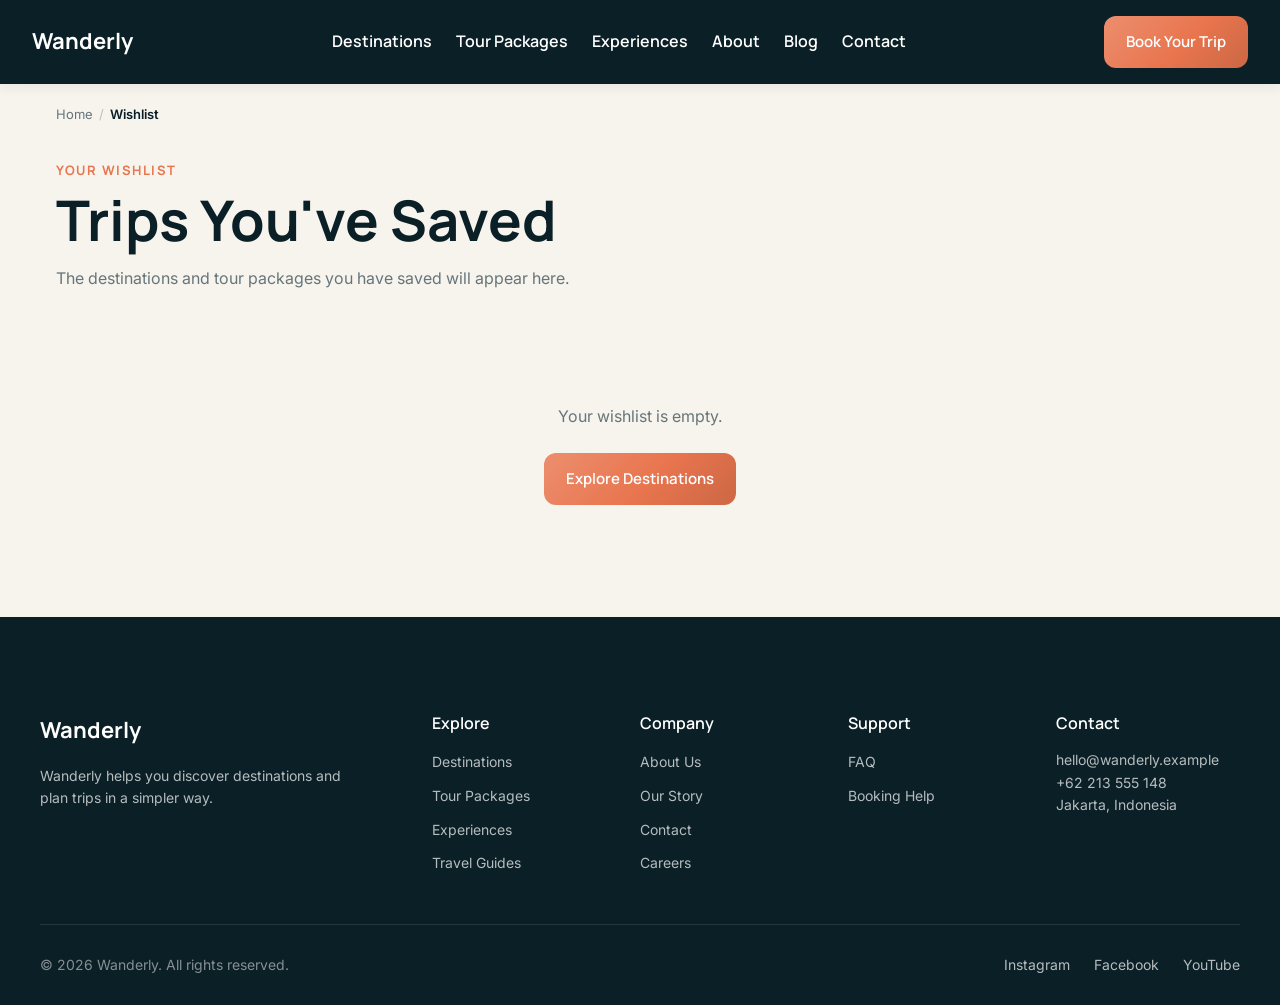
<file: wishlist.html>
<!DOCTYPE html>
<html lang="en">
<head>
  <meta charset="UTF-8">
  <meta name="viewport" content="width=device-width, initial-scale=1.0">
  <title>Wanderly - Your Wishlist</title>

  <!-- Font -->
  <link rel="preconnect" href="https://fonts.googleapis.com">
  <link rel="preconnect" href="https://fonts.gstatic.com" crossorigin>
  <link href="https://fonts.googleapis.com/css2?family=Manrope:wght@500;600;700;800&family=Inter:wght@400;500;600&display=swap" rel="stylesheet">

  <!-- Icon -->
  <link rel="stylesheet" href="https://cdnjs.cloudflare.com/ajax/libs/font-awesome/6.5.1/css/all.min.css" integrity="sha512-DTOQO9RWCH3ppGqcWaEA1BIZOC6xxalwEsw9c2QQeAIftl+Vegovlnee1c9QX4TctnWMn13TZye+giMm8e2LwA==" crossorigin="anonymous" referrerpolicy="no-referrer">

  <!-- Style -->
  <link rel="stylesheet" href="style.css">
</head>
<body>

  <header class="header header--solid">
    <nav class="navbar">
      <a href="index.html" class="navbar__logo">Wanderly</a>

      <ul class="navbar__menu">
        <li><a href="destination.html" class="navbar__link">Destinations</a></li>
        <li><a href="tourpackage.html" class="navbar__link">Tour Packages</a></li>
        <li><a href="experiences.html" class="navbar__link">Experiences</a></li>
        <li><a href="about.html" class="navbar__link">About</a></li>
        <li><a href="blog.html" class="navbar__link">Blog</a></li>
        <li><a href="contact.html" class="navbar__link">Contact</a></li>
      </ul>

      <a href="booking.html" class="button button--primary navbar__cta">Book Your Trip</a>

      <button type="button" class="navbar__toggle" aria-label="Open navigation menu" aria-expanded="false">
        <span></span>
        <span></span>
        <span></span>
      </button>
    </nav>

    <div class="navbar__overlay"></div>
  </header>

  <main>

    <!-- ============ BREADCRUMB ============ -->
    <nav class="breadcrumb" aria-label="Breadcrumb">
      <ol class="breadcrumb__list">
        <li><a href="index.html">Home</a></li>
        <li aria-current="page">Wishlist</li>
      </ol>
    </nav>

    <!-- ============ PAGE HEADER ============ -->
    <section class="page-header" id="page-header">
      <span class="page-header__eyebrow">YOUR WISHLIST</span>
      <h1 class="page-header__title">Trips You've Saved</h1>
      <p class="page-header__desc">
        The destinations and tour packages you have saved will appear here.
      </p>
    </section>

    <!-- ===== NOSCRIPT FALLBACK ===== -->
    <noscript>
      <p class="wishlist__noscript-notice">
        The Wishlist requires JavaScript to display the trips you have saved. Please enable JavaScript in your browser to use this feature.
      </p>
    </noscript>

    <!-- ===== WISHLIST CONTENT ===== -->
    <section class="wishlist">

      <div class="wishlist__empty" id="wishlist-empty" hidden>
        <p>Your wishlist is empty.</p>
        <a href="destination.html" class="button button--primary">Explore Destinations</a>
      </div>

      <div class="wishlist-grid" id="wishlist-grid" hidden></div>

    </section>
    
  </main>
  
  <footer class="footer">
    <div class="footer__top">
      <div class="footer__brand">
        <span class="footer__logo">Wanderly</span>
        <p class="footer__desc">
          Wanderly helps you discover destinations and plan trips in a simpler way.
        </p>
      </div>

      <nav class="footer__column">
        <h3>Explore</h3>
        <ul>
          <li><a href="destination.html">Destinations</a></li>
          <li><a href="tourpackage.html">Tour Packages</a></li>
          <li><a href="experiences.html">Experiences</a></li>
          <li><a href="blog.html">Travel Guides</a></li>
        </ul>
      </nav>

      <nav class="footer__column">
        <h3>Company</h3>
        <ul>
          <li><a href="about.html">About Us</a></li>
          <li><a href="about.html#story">Our Story</a></li>
          <li><a href="contact.html">Contact</a></li>
          <li><a href="about.html#careers">Careers</a></li>
        </ul>
      </nav>

      <nav class="footer__column">
        <h3>Support</h3>
        <ul>
          <li><a href="contact.html#faq">FAQ</a></li>
          <li><a href="booking.html#help">Booking Help</a></li>
        </ul>
      </nav>

      <div class="footer__column">
        <h3>Contact</h3>
        <p>hello@wanderly.example</p>
        <p>+62 213 555 148</p>
        <p>Jakarta, Indonesia</p>
      </div>
    </div>

    <div class="footer__bottom">
      <p class="footer__copyright">&copy; 2026 Wanderly. All rights reserved.</p>
      <ul class="footer__social">
        <li><a href="#" aria-label="Wanderly on Instagram">Instagram</a></li>
        <li><a href="#" aria-label="Wanderly on Facebook">Facebook</a></li>
        <li><a href="#" aria-label="Wanderly on YouTube">YouTube</a></li>
      </ul>
    </div>
  </footer>

  <script src="script.js"></script>
</body>
</html>
</file>
<file: style.css>
/* ===== 1. CSS RESET ===== */
*,
*::before,
*::after {
  box-sizing: border-box;
  margin: 0;
  padding: 0;
}

html {
  -webkit-text-size-adjust: 100%;
}

@media (prefers-reduced-motion: no-preference) {
  html {
    scroll-behavior: smooth;
  }
}

body {
  min-height: 100vh;
}

img,
picture,
svg {
  display: block;
  max-width: 100%;
}

ul,
ol {
  list-style: none;
}

a {
  text-decoration: none;
  color: inherit;
}

button {
  font: inherit;
  color: inherit;
  background: none;
  border: none;
  cursor: pointer;
}

input, 
textarea,
select {
  font: inherit;
  color: inherit;
}

/* ===== 2. DESIGN TOKEN ===== */
:root {
  /* Colors */
  --color-primary: #0B1F26;
  --color-background: #F7F4EE;
  --color-background-cool: #F2F5F8;
  --color-secondary: #6F8F7B;
  --color-accent: #E8754E;
  --color-gold: #D8C7A3;

  --color-success: #4F8A67;
  --color-warning: #C58A3A;
  --color-error: #C95C5C;
  --color-error-light: #F0A8A8;
  --color-info: #557A91;

  --color-white: #FFFFFF;
  --color-text: #172126;
  --color-text-muted: #66757A;

  /* Typography */
  --font-heading: "Manrope", sans-serif;
  --font-body: "Inter", sans-serif;

  /* Layout */
  --container-width: 1200px;

  /* Radius */
  --radius-sm: 8px;
  --radius-md: 12px;
  --radius-lg: 20px;
  --radius-xl: 28px;
  --radius-pill: 999px;

  /* Spacing */
  --space-xs: 8px;
  --space-sm: 16px;
  --space-md: 24px;
  --space-lg: 32px;
  --space-xl: 48px;
  --space-2xl: 64px;
  --space-3xl: 96px;

  /* Shadows */
  --shadow-sm: 0 4px 12px rgba(11, 31, 38, 0.06);
  --shadow-md: 0 10px 30px rgba(11, 31, 38, 0.08);
  --shadow-lg: 0 20px 50px rgba(11, 31, 38, 0.12);

  /* Transitions */
  --transition-fast: 200ms ease;
  --transition-normal: 300ms ease;
  --transition-slow: 500ms ease;
}

/* ===== BASE TYPOGRAPHY (Mobile-First) ===== */
body {
  font-family: var(--font-body);
  font-size: 16px;
  line-height: 1.6;
  color: var(--color-text);
  background-color: var(--color-background);
}

h1, h2, h3, h4 {
  font-family: var(--font-heading);
  color: var(--color-primary);
}

h1 {
  font-size: 36px;
  line-height: 1.1;
  font-weight: 700;
}

h2 {
  font-size: 32px;
  line-height: 1.15;
  font-weight: 700;
}

h3 {
  font-size: 24px;
  line-height: 1.25;
  font-weight: 600;
}

h4 {
  font-size: 20px;
  line-height: 1.3;
  font-weight: 600;
}

p {
  font-size: 16px;
  line-height: 1.6;
}

small {
  font-size:14px;
  line-height: 1.5;
}

/* Desktop Typography */
@media (min-width: 1024px) {
  h1 {
    font-size: 56px;
  }

  h2 {
    font-size: 42px;
  }

  h3 {
    font-size: 28px;
  }

  h4 {
    font-size: 22px;
  }
}

/* Hero Headline - Homepage Display */
.hero__headline {
  font-size: 42px;
  line-height: 1.05;
  font-weight: 700;
}

@media (min-width: 1024px) {
  .hero__headline {
    font-size: 72px;
  }
}

/* ===== 4. LAYOUT UTILITIES ===== */
.container {
  width: calc(100% - 32px);
  max-width: var(--container-width);
  margin-inline: auto;
}

.section-heading,
.destination-grid,
.tour-package-grid,
.experience-grid,
.benefit-grid,
.testimonial-list,
.blog-grid {
  max-width: var(--container-width);
  margin-inline: auto;
  padding-inline: var(--space-sm);
  margin-bottom: var(--space-md);
}

.promo-banner,
.newsletter {
  padding-inline: var(--space-sm);
}

@media (min-width: 1440px) {
  .container {
    max-width: 1280px;
  }
}

/* ===== 5. ACCESSIBILITY UTILITY ===== */
.visually-hidden {
  position: absolute;
  width: 1px;
  height: 1px;
  padding: 0;
  margin: -1px;
  overflow: hidden;
  clip: rect(0, 0, 0, 0);
  white-space: nowrap;
  border: 0;
}

/* ===== 6. NAVBAR ===== */
.header {
  position: fixed;
  top: 0;
  left: 0;
  right: 0;
  z-index: 100;
  background-color: transparent;
  transition: background-color var(--transition-normal), box-shadow var(--transition-normal);
}

body:has(.header--solid) main {
  padding-top: 80px;
}

.header--solid,
.header--scrolled {
  background-color: var(--color-primary);
  box-shadow: var(--shadow-sm);
}

.navbar {
  display: flex;
  align-items: center;
  justify-content: space-between;
  padding: var(--space-sm) var(--space-sm);
  position: relative;
}

.navbar__logo {
  font-family: var(--font-heading);
  font-size: 22px;
  font-weight: 700;
  color: var(--color-white);
}

.navbar__account {
  display: none;
  align-items: center;
  justify-content: center;
  width: 40px;
  height: 40px;
  border-radius: var(--radius-pill);
  background-color: rgba(255, 255, 255, 0.15);
  color: var(--color-white);
  font-size: 16px;
}

.navbar__account:hover {
  background-color: rgba(255, 255, 255, 0.25);
}

.header--solid .navbar__account,
.header--scrolled .navbar__account {
  background-color: rgba(255, 255, 255, 0.1);
}

.navbar__cta.button {
  display: none;
}

.navbar__toggle {
  position: relative;
  z-index: 111;
  display: flex;
  flex-direction: column;
  justify-content: center;
  gap: 5px;
  width: 32px;
  height: 32px;
}

.navbar__toggle span {
  display: block;
  height: 2px;
  width: 80%;
  background-color: var(--color-white);
  transition: transform var(--transition-fast), opacity var(--transition-fast);
}

.navbar__toggle[aria-expanded="true"] span:nth-child(1) {
  transform: translateY(7px) rotate(45deg);
}
.navbar__toggle[aria-expanded="true"] span:nth-child(2) {
  opacity: 0;
}
.navbar__toggle[aria-expanded="true"] span:nth-child(3) {
  transform: translateY(-7px) rotate(-45deg);
}

/* Dropdown Menu Mobile - Default Hidden */
.navbar__menu {
  position: fixed;
  top: 0;
  right: 0;
  bottom: 0;
  z-index: 110;
  width: 70%;
  max-width: 320px;
  display: flex;
  flex-direction: column;
  gap: var(--space-md);
  background-color: var(--color-primary);
  padding: calc(var(--space-xl) + env(safe-area-inset-top, 0px)) var(--space-md) var(--space-md);
  box-shadow: var(--shadow-lg);
  overflow-y: auto;
  transform: translateX(100%);
  visibility: hidden;
  transition: transform var(--transition-normal), visibility var(--transition-normal);
}

.navbar__menu a {
  color: var(--color-white);
  font-family: var(--font-heading);
  font-weight: 600;
  font-size: 16px;
  transition: color var(--transition-fast);
}

.navbar__link {
  position: relative;
  display: inline-block;
  text-decoration: none;
}

.navbar__link::after {
  content: "";
  position: absolute;
  bottom: 0;
  left: 0;
  width: 0;
  height: 2px;
  background-color: var(--color-gold);
  transition: width var(--transition-fast);
}

.navbar__menu a:hover {
  color: var(--color-gold);
}

.navbar__link:hover::after {
  width: 100%;
}

.navbar__menu a[aria-current="page"] {
  color: var(--color-gold);
}

/* Munculkan Menu Mobile Saat Toogle Terbuka */
.navbar:has(.navbar__toggle[aria-expanded="true"]) .navbar__menu {
  transform: translateX(0);
  visibility: visible;
}

.navbar__overlay {
  position: fixed;
  inset: 0;
  z-index: 105;
  background-color: rgba(11, 31, 38, 0.5);
  opacity: 0;
  visibility: hidden;
  transition: opacity var(--transition-normal), visibility var(--transition-normal);
}

.header:has(.navbar__toggle[aria-expanded="true"]) .navbar__overlay {
  opacity: 1;
  visibility: visible;
}

/* Desktop Navbar */
@media (min-width: 1024px) {
  .navbar {
    padding: var(--space-sm) var(--space-lg);
  }

  .navbar__menu {
    display: flex;
    position: static;
    flex-direction: row;
    align-items: center;
    gap: var(--space-md);
    background-color: transparent;
    padding: 0;
    box-shadow: none;
    width: auto;
    max-width: none;
    transform: none;
    visibility: visible;
  }

  .navbar__account {
    display: inline-flex;
  }

  .navbar__cta.button {
    display: inline-flex;
  }

  .navbar__toggle {
    display: none;
  }
}

/* ===== 7. FOOTER ===== */
.footer {
  background-color: var(--color-primary);
  color: var(--color-white);
  padding: var(--space-2xl) var(--space-sm) var(--space-md);
}

.footer__top {
  display: grid;
  grid-template-columns: repeat(2, 1fr);
  gap: var(--space-xl) var(--space-md);
  max-width: var(--container-width);
  margin-inline: auto;
  padding-bottom: var(--space-xl);
}

.footer__brand {
  grid-column: 1 / -1;
}

.footer__logo {
  display: block;
  font-family: var(--font-heading);
  font-size: 22px;
  font-weight: 700;
  margin-bottom: var(--space-sm);
}

.footer__desc {
  color: rgba(255, 255, 255, 0.7);
  font-size: 14px;
  max-width: 320px;
}

.footer__column h3 {
  font-family: var(--font-heading);
  font-size: 16px;
  font-weight: 600;
  color: var(--color-white);
  margin-bottom: var(--space-sm);
}

.footer__column ul {
  display: flex;
  flex-direction: column;
  gap: var(--space-xs);
}

.footer__column a,
.footer__column p {
  color: rgba(255, 255, 255, 0.7);
  font-size: 14px;
  transition: color var(--transition-fast);
}

.footer__column a:hover {
  color: var(--color-accent);
}

.footer__column p {
  transition: none;
}

.footer__bottom {
  display: flex;
  flex-direction: column;
  gap: var(--space-sm);
  max-width: var(--container-width);
  margin-inline: auto;
  padding-top: var(--space-md);
  border-top: 1px solid rgba(255, 255, 255, 0.1);
}

.footer__copyright {
  font-size: 14px;
  color: rgba(255, 255, 255, 0.5);
}

.footer__social {
  display: flex;
  gap: var(--space-md);
}

.footer__social a {
  font-size: 14px;
  color: rgba(255, 255, 255, 0.7);
}

/* Desktop Footer */
@media (min-width: 1024px) {
  .footer {
    padding: var(--space-3xl) var(--space-lg) var(--space-md);
  }

  .footer__top {
    grid-template-columns: 2fr 1fr 1fr 1fr 1fr;
  }

  .footer__brand {
    grid-column: auto;
  }

  .footer__bottom {
    flex-direction: row;
    justify-content: space-between;
    align-items: center;
  }
}

/* ===== 8. BUTTON SYSTEM ===== */
.button {
  display: inline-flex;
  align-items: center;
  justify-content: center;
  gap: var(--space-xs);
  font-family: var(--font-heading);
  font-size: 15px;
  font-weight: 600;
  white-space: nowrap;
  border-radius: var(--radius-md);
  padding: 14px 22px;
  transition: transform var(--transition-fast), box-shadow var(--transition-fast), background-color var(--transition-fast), color var(--transition-fast), border-color var(--transition-fast);
}

button i {
  font-size: 14px;
  transition: transform var(--transition-fast);
}

.button:hover i {
  transform: translateX(3px);
}

/* Primary Button */
.button--primary {
  position: relative;
  overflow: hidden;
  border: none;
  color: var(--color-white);
  background: linear-gradient(
    135deg, 
    color-mix(in srgb, var(--color-accent) 82%, white) 0%,
    var(--color-accent) 55%,
    color-mix(in srgb, var(--color-accent) 88%, black) 100%
  );
}

.button--primary::before {
  content: "";
  position: absolute;
  top: 0;
  left: -75%;
  width: 50%;
  height: 100%;
  background: linear-gradient(
    120deg,
    transparent,
    rgba(255, 255, 255, 0.35),
    transparent
  );
  transform: skewX(-20deg);
  transition: left 600ms ease;
  pointer-events: none;
}

.button--primary:hover {
  box-shadow: 0 12px 26px rgba(232, 117, 78, 0.42),
    inset 0 1px 0 rgba(255, 255, 255, 0.28);
  transform: translateY(-2px);
}

.button--primary:hover::before {
  left: 125%;
}

.button--primary:active {
  transform: translateY(0);
  box-shadow: 0 4px 10px rgba(232, 117, 78, 0.3),
    inset 0 1px 0 rgba(255, 255, 255, 0.2);
}

/* Secondary Button */
.button--secondary {
  background-color: transparent;
  color: var(--color-primary);
  border: 1.5px solid currentColor;
}

.button--secondary:hover {
  background-color: var(--color-primary);
  border-color: var(--color-primary);
  color: var(--color-white);
  transform: translateY(-2px);
}

/* Override: Secondary Button di Atas Hero */
.hero .button--secondary {
  color: var(--color-white);
  background-color: rgba(255, 255, 255, 0.1);
  border-color: rgba(255, 255, 255, 0.4);
}

.hero .button--secondary:hover {
  background-color: var(--color-white);
  border-color: var(--color-white);
  color: var(--color-primary);
}

/* Ghost Button */
.button--ghost {
  background-color: transparent;
  border: none;
  color: var(--color-accent);
  padding: 4px 0;
  border-radius: 0;
}

.button--ghost::after {
  content: "\2192";
  display: inline-block;
  transition: transform var(--transition-fast);
}

.button--ghost:hover::after {
  transform: translateX(4px);
}

/* Dark Button */
.button--dark {
  background-color: var(--color-primary);
  color: var(--color-white);
  border: none;
  /* border-radius: var(--radius-pill); */
  width: 100%;
  box-shadow: var(--shadow-sm);
}

.button--dark:hover {
  background-color: var(--color-accent);
  transform: translateY(-2px);
  box-shadow: 0 10px 22px rgba(232, 117, 78, 0.3);
}

/* Disabled - Semua Tipe Tombol */
.button:disabled {
  opacity: 0.5;
  cursor: not-allowed;
  transform: none;
  filter: none;
  box-shadow: none;
}

/* Focus - Khusus Navigasi Keyboard */
.button:focus-visible {
  outline: 3px solid var(--color-info);
  outline-offset: 2px;
}

@media (prefers-reduced-motion: reduce) {
  .navbar__menu,
  .navbar__overlay {
    transition: none;
  }

  .button,
  .button i, 
  .button--ghost::after {
    transition: none;
  }

  .button:hover, 
  .button:hover i,
  .button--ghost:hover::after {
    transform: none;
  }

  .button--primary::before {
    display: none;
  }

  .slider__btn,
  .slider__dot {
    transition: none;
  }
}

/* ===== FORM SYSTEM ===== */
.form-field {
  display: flex;
  flex-direction: column;
  gap: var(--space-xs);
  margin-bottom: var(--space-md);
}

.form-field label {
  font-family: var(--font-heading);
  font-size: 14px;
  font-weight: 600;
  color: var(--color-primary);
}

.form-field input,
.form-field select, 
.form-field textarea {
  min-height: 48px;
  border-radius: var(--radius-md);
  padding: 14px 16px;
  border: 1px solid rgba(11, 31, 38, 0.15);
  background-color: var(--color-white);
  font-size: 16px;
}

.form-field textarea {
  min-height: 120px;
  resize: vertical;
}

.form-field input:focus,
.form-field select:focus,
.form-field textarea:focus {
  outline: none;
  border-color: var(--color-accent);
  box-shadow: 0 0 0 3px rgba(232, 117, 78, 0.15);
}

.form-field__helper {
  font-size: 13px;
  color: var(--color-text-muted);
}

.form-field__error {
  font-size: 13px;
  color: var(--color-error);
  min-height: 0;
}

.form-field__error:empty {
  display: none;
}

/* Border pada Input yang Errornya Terisi */
.form-field input[aria-invalid="true"],
.form-field textarea[aria-invalid="true"] {
  border-color: var(--color-error);
}

/* Error Summary */
.booking-form__error-summary,
.contact-form__error-summary {
  background-color: rgba(201, 92, 92, 0.1);
  color: var(--color-error);
  border-radius: var(--radius-sm);
  padding: var(--space-sm);
  margin-bottom: var(--space-md);
  font-size: 14px;
  font-weight: 600;
}

/* ===== BACKGROUND COLOR ===== */
.destinations,
.tour-packages {
  background-color: var(--color-background-cool);
}

.testimonials {
  background-color: var(--color-background);
}

.experiences {
  background-color: var(--color-white);
}

.why-us,
.blog {
  background-color: var(--color-background-cool);
}

/* ===== SECTION SPACING UTILITY ===== */
.hero,
.destinations,
.tour-packages,
.experiences,
.why-us,
.promo-banner,
.testimonials,
.blog,
.newsletter {
  padding-block: var(--space-2xl);
}

@media (min-width: 640px) {
  .hero,
  .destinations,
  .tour-packages,
  .experiences,
  .why-us,
  .promo-banner,
  .testimonials,
  .blog,
  .newsletter {
    padding-block: 80px;
  }
}

@media (min-width: 1024px) {
  .hero,
  .destinations,
  .tour-packages,
  .experiences,
  .why-us,
  .promo-banner,
  .testimonials,
  .blog,
  .newsletter {
    padding-block: var(--space-3xl);
  }
}

/* ===== HERO SECTION ===== */
.hero {
  position: relative;
  padding-top: 140px;
  padding-inline: var(--space-sm);
  padding-bottom: var(--space-2xl);
  background-color: var(--color-primary);
  background-image: url("images/hero/wanderly-hero-new.png");
  background-size: cover;
  background-position: center;
}

.hero::before {
  content: "";
  position: absolute;
  inset: 0;
  background-color: rgba(11, 31, 38, 0.45);
}

.hero__content {
  position: relative;
  z-index: 1;
  max-width: var(--container-width);
  margin: var(--space-md);
}

.hero__eyebrow {
  display: inline-flex;
  align-items: center;
  gap: var(--space-xs);
  background-color: rgba(255, 255, 255, 0.12);
  padding: 6px 14px;
  border-radius: var(--radius-pill);
  color: var(--color-gold);
  font-weight: 800;
  font-family: var(--font-heading);
  font-size: 13px;
  letter-spacing: 1.5px;
  margin-bottom: var(--space-sm);
}

.hero__eyebrow-dot {
  width: 10px;
  height: 10px;
  border-radius: 50%;
  background-color: var(--color-accent);
}

.hero__headline {
  max-width: 750px;
  color: var(--color-white);
  margin-bottom: var(--space-sm);
}

.hero__subtitle {
  max-width: 600px;
  color: #A8C4D4;
  margin-bottom: var(--space-lg);
}

.hero__actions {
  display: flex;
  flex-direction: column;
  gap: var(--space-sm);
}

@media (min-width: 640px) {
  .hero__actions {
    flex-direction: row;
  }
}

/* ===== 12. TRAVEL SEARCH WIDGET ===== */
.search-widget {
  position: relative;
  z-index: 1;
  margin: var(--space-xl) var(--space-md) 0;
  background-color: rgba(11, 31, 38, 0.55);
  backdrop-filter: blur(16px);
  -webkit-backdrop-filter: blur(16px);
  border: 1px solid rgba(255, 255, 255, 0.15);
  border-radius: var(--radius-md);
  padding: var(--space-sm);
  box-shadow: var(--shadow-lg);
}

.search-widget__title {
  display: none;
}

.search-widget__fields {
  display: grid;
  grid-template-columns: repeat(2, 1fr);
  gap: var(--space-xs) var(--space-sm);
}

.search-widget__field {
  display: flex;
  flex-direction: column;
  gap: 2px;
  min-width: 0;
}

.search-widget__field label {
  display: flex;
  align-items: center;
  gap: 4px;
  font-family: var(--font-heading);
  font-size: 12px;
  font-weight: 600;
  color: rgba(255, 255, 255, 0.6);
}

.search-widget__field label i {
  color: var(--color-gold);
  font-size: 11px;
}

.search-widget__field input,
.search-widget__field select {
  width: 100%;
  min-width: 0;
  color-scheme: dark;
  background: transparent;
  border: none;
  padding: 0;
  min-height: auto;
  color: var(--color-white);
  font-weight: 600;
  font-size: 14px;
}

.search-widget__field select option {
  color: var(--color-text);
  background-color: var(--color-white);
}

.search-widget__field input::placeholder {
  color: rgba(255, 255, 255, 0.5);
  font-weight: 500;
}

.search-widget__submit {
  width: 100%;
  padding: var(--space-xs);
  margin-top: var(--space-xs);
  border-radius: var(--radius-sm);
}

/* Desktop: Search Widget Melayang */
@media (min-width: 1024px)  {
  .hero {
    padding-top: 160px;
    padding-bottom: var(--space-3xl);
  }

  .hero::before {
    background: linear-gradient(
      90deg,
      rgba(11, 31, 38, 0.8) 0%,
      rgba(11, 31, 38, 0.45) 40%,
      rgba(11, 31, 38, 0.05) 75%
    );
  }

  .hero__content {
    max-width: 760px;
  }

  .hero__actions {
    flex-direction: row;
  }

  .search-widget {
    margin-top: var(--space-3xl);
    padding: var(--space-sm) var(--space-md);
    border-radius: var(--radius-lg);
  }

  .search-widget__title {
    display: none;
  }

  .search-widget__fields {
    display: flex;
    flex-direction: row;
    align-items: center;
    gap: 0;
  }

  .search-widget__field {
    position: relative;
    flex: 1;
    padding-inline: var(--space-md);
  }

  .search-widget__field:not(:first-child)::before {
    content: "";
    position: absolute;
    left: 0;
    top: 50%;
    transform: translateY(-50%);
    width: 1px;
    height: 32px;
    background-color: rgba(255, 255, 255, 0.15);
  }

  .search-widget__field label {
    font-size: 13px;
  }

  .search-widget input,
  .search-widget select {
    color-scheme: dark;
    background: transparent;
    padding: 0;
    min-height: auto;
    color: var(--color-white);
    font-weight: 600;
    font-size: 14px;
  }

  .search-widget__field input::placeholder {
    color: rgba(255, 255, 255, 0.5);
    font-weight: 500;
  }

  .search-widget__submit {
    flex-shrink: 0;
    width: auto;
    padding-inline: var(--space-lg);
    border-radius: var(--radius-pill);
  }
}

/* ===== 13. CARD GRID LAYOUT ===== */
.destination-grid,
.tour-package-grid {
  display: grid;
  grid-template-columns: 1fr;
  gap: var(--space-lg);
}

@media (min-width: 640px) {
  .destination-grid,
  .tour-package-grid {
    grid-template-columns: repeat(2, 1fr);
  }
}

@media (min-width: 1024px) {
  .destination-grid,
  .tour-package-grid {
    grid-template-columns: repeat(3, 1fr);
    gap: 24px;
  }
}

/* ===== 14. DESTINATION CARD ===== */
.destination-card {
  border-radius: var(--radius-md);
  overflow: hidden;
  background-color: var(--color-white);
  border: 1px solid rgba(11, 31, 38, 0.08);
  box-shadow: var(--shadow-sm);
  transition: transform 250ms ease-out, box-shadow 250ms ease-out;
  display: flex;
  flex-direction: column;
}

.destination-card:hover {
  transform: translateY(-4px);
  box-shadow: var(--shadow-md);
}

.destination-card__media {
  position: relative;
}

.destination-card__image {
  display: block;
  width: 100%;
  height: 220px;
  object-fit: cover;
  transition: transform 250ms ease-out;
}

.destination-card:hover .destination-card__image {
  transform: scale(1.03);
}

.destination-card__badge {
  position: absolute;
  top: var(--space-sm);
  right: var(--space-sm);
  background-color: rgba(255, 255, 255, 0.9);
  color: var(--color-primary);
  font-size: 12px;
  font-weight: 600;
  padding: 4px 12px;
  border-radius: var(--radius-pill);
}

.destination-card__body {
  padding: var(--space-md);
  display: flex;
  flex-direction: column;
  flex: 1;
}

.destination-card__body .button--ghost {
  margin-top: auto;
  align-self: flex-start;
}

.destination-card__heading {
  display: flex;
  align-items: baseline;
  justify-content: space-between;
  gap: var(--space-sm);
  margin-bottom: 2px;
}

.destination-card__title {
  margin-bottom: 0;
}

.destination-card__country {
  font-size: 13px;
  color: var(--color-text-muted);
  margin-bottom: var(--space-sm);
}

.destination-card__desc {
  font-size: 14px;
  color: var(--color-text-muted);
  margin-bottom: var(--space-sm);
}

.destination-card__meta {
  display: flex;
  align-items: center;
  justify-content: space-between;
  margin-bottom: var(--space-md);
}

.destination-card__price {
  flex-shrink: 0;
  font-family: var(--font-heading);
  font-weight: 700;
  font-size: 14px;
  color: var(--color-primary);
}

.destination-card[hidden],
.tour-package-card[hidden],
.blog-card[hidden] {
  display: none;
}

/* ===== 15. TOUR PACKAGE CARD ===== */
.tour-package-card {
  border-radius: var(--radius-md);
  overflow: hidden;
  background-color: var(--color-white);
  border: 1px solid rgba(11, 31, 38, 0.08);
  box-shadow: var(--shadow-sm);
  transition: transform 250ms ease-out, box-shadow 250ms ease-out;
  display: flex;
  flex-direction: column;
}

.tour-package-card:hover {
  transform: translateY(-4px);
  box-shadow: var(--shadow-md);
}

.tour-package-card__media {
  position: relative;
}

.tour-package-card__image {
  display: block;
  width: 100%;
  height: 200px;
  object-fit: cover;
}

.tour-package-card__category {
  position: absolute;
  top: var(--space-sm);
  left: var(--space-sm);
  background-color: var(--color-primary);
  color: var(--color-white);
  font-family: var(--font-heading);
  font-size: 11px;
  font-weight: 700;
  letter-spacing: 0.5px;
  padding: 4px 10px;
  border-radius: var(--radius-pill);
}

.tour-package-card[data-category="adventure"] .tour-package-card__category {
  background-color: var(--color-accent);
}
.tour-package-card[data-category="beach"] .tour-package-card__category {
  background-color: var(--color-secondary);
}
.tour-package-card[data-category="cultural"] .tour-package-card__category {
  background-color: var(--color-gold);
}

.tour-package-card__info-bar {
  position: absolute;
  bottom: 0;
  left: 0;
  right: 0;
  display: flex;
  align-items: center;
  justify-content: space-between;
  gap: var(--space-xs);
  background-color: rgba(11, 31, 38, 0.7);
  color: var(--color-white);
  font-size: 12px;
  padding: var(--space-xs) var(--space-sm);
}

.tour-package-card__info-bar i {
  color: var(--color-gold);
  margin-right: 4px;
}

.tour-package-card__body {
  padding: var(--space-md);
  display: flex;
  flex-direction: column;
  flex: 1;
}

.tour-package-card__meta-row {
  display: flex;
  align-items: center;
  justify-content: space-between;
  margin-bottom: var(--space-xs);
}

.tour-package-card__rating {
  display: flex;
  align-items: center;
  gap: var(--space-xs);
  font-size: 13px;
  font-weight: 600;
  color: var(--color-primary);
}

.tour-package-card__rating i {
  color: var(--color-accent);
  font-size: 12px;
}

.tour-package-card__reviews {
  font-weight: 400;
  color: var(--color-text-muted);
}

.tour-package-card__title {
  margin-bottom: 4px;
}

.tour-package-card__desc {
  font-size: 14px;
  color: var(--color-text-muted);
  margin-bottom: var(--space-md);
}

.tour-package-card__price {
  font-family: var(--font-heading);
  font-weight: 700;
  font-size: 15px;
  color: var(--color-accent);
}

.tour-package-card__price span {
  font-weight: 400;
  font-size: 12px;
  color: var(--color-text-muted);
}

.tour-package-card__cta {
  margin-top: auto;
}

/* ===== 16. EXPERIENCE SECTION + HERO ===== */
.experience-grid {
  display: grid;
  grid-template-columns: 1fr;
  gap: var(--space-md);
}

@media (min-width: 640px) {
  .experience-grid {
    grid-template-columns: repeat(2, 1fr);
  }
}

@media (min-width: 1024px) {
  .experience-grid {
    grid-template-columns: repeat(3, 1fr);
    gap: 24px;
  }
}

.experience-hero {
  position: relative;
  height: 280px;
  margin-top: var(--space-md);
  border-radius: var(--space-md);
  overflow: hidden;
  max-width: var(--container-width);
  margin-inline: auto;
}

.experience-hero__image {
  width: 100%;
  height: 100%;
  object-fit: cover;
}

.experience-hero__overlay {
  position: absolute;
  inset: 0;
  display: flex;
  flex-direction: column;
  justify-content: flex-end;
  padding: var(--space-lg);
  background: linear-gradient(to top, rgba(11, 31, 38, 0.75) 0%, rgba(11, 31, 38, 0) 60%);
}

.experience-hero__category {
  align-self: flex-start;
  background-color: var(--color-accent);
  color: var(--color-white);
  font-family: var(--font-heading);
  font-size: 11px;
  font-weight: 700;
  letter-spacing: 0.5px;
  padding: 4px 12px;
  border-radius: var(--radius-pill);
  margin-bottom: var(--space-sm);
}

.experience-hero__title {
  color: var(--color-white);
}

@media (min-width: 1024px) {
  .experience-hero {
    height: 380px;
  }
}

/* Experience Detail Content */
.experience-detail {
  max-width: 65ch;
  margin-inline: auto;
  padding: var(--space-xl) var(--space-sm);
}

.experience-detail h2 {
  margin-top: var(--space-lg);
  margin-bottom: var(--space-sm);
}

.experience-detail h2:first-child {
  margin-top: 0;
}

.experience-detail p {
  color: var(--color-text-muted);
  line-height: 1.75;
  margin-bottom: var(--space-sm);
}

/* ===== 17. EXPERIENCE CARD ===== */
.experience-card {
  position: relative;
  aspect-ratio: 3 / 4;
  border-radius: var(--radius-sm);
  overflow: hidden;
}

.experience-card__image {
  position: absolute;
  inset: 0;
  width: 100%;
  height: 100%;
  object-fit: cover;
  transition: transform 250ms ease-out;
}

.experience-card:hover .experience-card__image {
  transform: scale(1.05);
}

.experience-card__overlay {
  position: absolute;
  inset: 0;
  display: flex;
  flex-direction: column;
  justify-content: flex-end;
  padding: var(--space-md);
  background: linear-gradient(
    to top,
    rgba(11, 31, 38, 0.85) 0%,
    rgba(11, 31, 38, 0.3) 45%,
    rgba(11, 31, 38, 0) 75%
  );
}

.experience-card__category {
  font-family: var(--font-heading);
  font-size: 12px;
  font-weight: 700;
  letter-spacing: 1px;
  color: var(--color-gold);
  margin-bottom: 4px;
}

.experience-card__title {
  color: var(--color-white);
  font-size: 22px;
  margin-bottom: 4px;
}

.experience-card__desc {
  color: rgba(255, 255, 255, 0.8);
  font-size: 14px;
  margin-bottom: var(--space-sm);
}

.experience-card__link {
  color: var(--color-white);
  font-family: var(--font-heading);
  font-weight: 600;
  font-size: 14px;
  width: fit-content;
  border-bottom: 1px solid rgba(255, 255, 255, 0.4);
  padding-bottom: 2px;
  transition: border-color var(--transition-fast);
}

.experience-card__link:hover {
  border-color: var(--color-white);
}

/* ===== 18. WHY CHOOSE US & BENEFIT CARD ===== */
.benefit-grid {
  display: grid;
  grid-template-columns: 1fr;
  gap: var(--space-lg);
}

.benefit-card {
  background-color: rgba(255, 255, 255, 0.6);
  border-radius: var(--space-sm);
  border: 1px solid rgba(11, 31, 38, 0.06);
  padding: var(--space-sm);
  box-shadow: var(--shadow-sm);
}

@media (min-width: 640px) {
  .benefit-grid {
    grid-template-columns: repeat(2, 1fr);
  }
}
@media (min-width: 1024px) {
  .benefit-grid {
    grid-template-columns: repeat(4, 1fr);
  }
}

.benefit-card__icon {
  display: inline-flex;
  font-size: 28px;
  color: var(--color-accent);
  margin-bottom: var(--space-sm);
}

.benefit-card__title {
  font-size: 18px;
  margin-bottom: var(--space-xs);
}

.benefit-card__desc {
  font-size: 14px;
  color: var(--color-text-muted);
}

/* ===== 19. PROMOTIONAL BANNER ===== */
.promo-banner {
  position: relative;
  text-align: center;
  padding-block: var(--space-3xl);
  background-color: var(--color-primary);
  background-image: url('images/hero/promo-banner.png');
  background-size: cover;
  background-position: center;
}

.promo-banner::before {
  content: "";
  position: absolute;
  inset: 0;
  background-color: rgba(11, 31, 38, 0.55);
}

.promo-banner > * {
  position: relative;
  z-index: 1;
}

.promo-banner__eyebrow {
  display: block;
  font-family: var(--font-heading);
  font-size: 13px;
  font-weight: 700;
  letter-spacing: 1.5px;
  color: var(--color-white);
  margin-bottom: var(--space-sm);
}

.promo-banner__title {
  color: var(--color-white);
  max-width: 640px;
  margin-inline: auto;
  margin-bottom: var(--space-sm);
}

.promo-banner__desc {
  color: rgba(255, 255, 255, 0.85);
  max-width: 520px;
  margin-inline: auto;
  margin-bottom: var(--space-lg);
}

/* ===== 20. TESTIMONIALS ===== */
.testimonial-list {
  display: grid;
  grid-template-columns: 1fr;
  gap: var(--space-lg);
}

@media (min-width: 640px) {
  .testimonial-list {
    grid-template-columns: repeat(2, 1fr);
  }
}

@media (min-width: 1024px) {
  .testimonial-list {
    grid-template-columns: repeat(3, 1fr);
  }
}

.testimonial-card {
  position: relative;
  background-color: var(--color-white);
  border-radius: var(--radius-md);
  padding: var(--space-lg) var(--space-md) var(--space-md);
  border: 1px solid rgba(11, 31, 38, 0.08);
  display: flex;
  flex-direction: column;
  justify-content: space-between;
}

.testimonial-card::before {
  content: "\201C";
  position: absolute;
  top: 8px;
  left: var(--space-md);
  font-family: Georgia, 'Times New Roman', Times, serif;
  font-size: 64px;
  line-height: 1;
  color: var(--color-gold);
  opacity: 0.5;
}

.testimonial-card__quote {
  position: relative;
  font-size: 15px;
  color: var(--color-text);
  margin-bottom: var(--space-md);
}

.testimonial-card__author {
  display: grid;
  grid-template-columns: auto 1fr;
  column-gap: var(--space-sm);
  align-items: center;
}

.testimonial-card__avatar {
  grid-row: span 2;
  width: 44px;
  height: 44px;
  border-radius: 50%;
  object-fit: cover;
}

.testimonial-card__name {
  font-family: var(--font-heading);
  font-weight: 700;
  font-size: 14px;
}

.testimonial-card__destination {
  font-size: 13px;
  color: var(--color-text-muted);
}

.testimonial-card__rating {
  display: none;
}

/* ===== 20a. SLIDER (Testimonial & Experience) ===== */
.slider {
  --slider-gap: var(--space-md);
  --slide-size: 85%;
  max-width: var(--container-width);
  margin-inline: auto;
  padding-inline: var(--space-sm);
}

.slider__viewport {
  position: relative;
}

.slider__track {
  display: flex;
  gap: var(--slider-gap);
  overflow-x: auto;
  scroll-snap-type: x mandatory;
  scrollbar-width: none;
  padding-block: 4px;
}

.slider__track::-webkit-scrollbar {
  display: none;
}

@media (prefers-reduced-motion: no-preference) {
  .slider__track {
    scroll-behavior: smooth;
  }
}

.slider__track:focus-visible {
  outline: 3px solid var(--color-info);
  outline-offset: 4px;
  border-radius: var(--radius-md);
}

.slider__track > * {
  flex: 0 0 var(--slide-size);
  scroll-snap-align: start;
}

/* Tombol Overlay */
.slider__btn {
  display: none;
  position: absolute;
  top: 50%;
  z-index: 2;
  width: 36px;
  height: 36px;
  transform: translateY(-50%);
  align-items: center;
  justify-content: center;
  border-radius: 50%;
  border: 1px solid rgba(11, 31, 38, 0.1);
  background-color: rgba(255, 255, 255, 0.9);
  backdrop-filter: blur(6px);
  -webkit-backdrop-filter: blur(6px);
  color: var(--color-primary);
  font-size: 12px;
  box-shadow: var(--shadow-sm);
  transition: background-color var(--transition-fast), color var(--transition-fast), opacity var(--transition-fast);
}

.slider__btn::before {
  content: "";
  position: absolute;
  inset: -4px;
}

.slider__btn--prev {
  left: 14px;
}

.slider__btn--next {
  right: -14px;
}

.slider.is-ready .slider__btn {
  display: inline-flex;
}

.slider__btn:hover {
  background-color: var(--color-white);
  color: var(--color-accent);
}

.slider__btn:disabled {
  opacity: 0.35;
  cursor: not-allowed;
}

.slider__btn:focus-visible {
  outline: 3px solid var(--color-info);
  outline-offset: 2px;
}

/* Dot Indikator */
.slider__dots {
  display: flex;
  justify-content: center;
  gap: var(--space-xs);
  margin-top: var(--space-md);
}

.slider__dots:empty {
  display: none;
}

.slider__dot {
  position: relative;
  width: 8px;
  height: 8px;
  padding: 0;
  border-radius: var(--radius-pill);
  background-color: rgba(11, 31, 38, 0.2);
  transition: width var(--transition-normal), background-color var(--transition-normal);
}

.slider__dot::before {
  content: "";
  position: absolute;
  inset: -8px -4px;
}

.slider__dot[aria-current="true"] {
  width: 24px;
  background-color: var(--color-accent);
}

@media (min-width: 640px) {
  .slider--testimonials {
    --slide-size: calc((100% - var(--slider-gap)) / 2);
  }
}

@media (min-width: 1024px) {
  .slider--testimonials {
    --slide-size: calc((100% - 2 * var(--slider-gap)) / 3);
  }
}

/* Slider Mobile-Only */
@media (min-width: 640px) {
  .slider--mobile-only .slider__track {
    display: grid;
    grid-template-columns: repeat(2, 1fr);
    overflow: visible;
    scroll-snap-type: none;
  }

  .slider--mobile-only .slider__dots {
    display: none;
  }

  .slider--mobile-only.is-ready .slider__btn {
    display: none;
  }
}

@media (min-width: 1024px) {
  .slider--mobile-only .slider__track {
    grid-template-columns: repeat(3, 1fr);
  }
}

/* ===== 21. BLOG CARD ===== */
.blog-grid {
  display: flex;
  flex-direction: column;
  gap: var(--space-sm);
}

.blog-card {
  display: flex;
  flex-direction: row;
  border-radius: var(--radius-md);
  overflow: hidden;
  background-color: var(--color-white);
  border: 1px solid rgba(11, 31, 38, 0.08);
  transition: transform 250ms ease-out, box-shadow 250ms ease-out;
}

.blog-card:hover {
  transform: translateY(-2px);
  box-shadow: var(--shadow-md);
}

.blog-card__image {
  flex: 0 0 96px;
  width: 96px;
  object-fit: cover;
}

.blog-card__body {
  flex: 1;
  min-width: 0;
  padding: var(--space-sm) var(--space-md);
}

.blog-card__meta {
  display: flex;
  align-items: center;
  gap: 6px;
  font-size: 11px;
  color: var(--color-text-muted);
  margin-bottom: 2px;
}

.blog-card__meta time::after {
  content: "\2022";
  margin-left: 6px;
  color: rgba(11, 31, 38, 0.3);
}

.blog-card__title {
  font-size: 15px;
  margin-bottom: 2px;
}

.blog-card__excerpt {
  font-size: 13px;
  color: var(--color-text-muted);
  margin-bottom: 4px;
  display: -webkit-box;
  -webkit-line-clamp: 1;
  line-clamp: 1;
  -webkit-box-orient: vertical;
  overflow: hidden;
}

.blog-card__link {
  color: var(--color-primary);
  font-size: 13px;
}

.blog-card__link:hover {
  color: var(--color-accent);
}

@media (min-width: 640px) {
  .blog-card__image {
    flex-basis: 160px;
    width: 160px;
  }

  .blog-card__body {
    padding: var(--space-md) var(--space-lg);
  }

  .blog-card__title {
    font-size: 17px;
  }

  .blog-card__excerpt {
    -webkit-line-clamp: 2;
    line-clamp: 2;
  }
}

@media (min-width: 1024px) {
  .blog-card__image {
    flex-basis: 200px;
    width: 200px;
  }
}

/* .blog-grid {
  display: grid;
  grid-template-columns: 1fr;
  gap: var(--space-lg);
}

@media (min-width: 640px) {
  .blog-grid {
    grid-template-columns: repeat(2, 1fr);
  }
}

@media (min-width: 1024px) {
  .blog-grid {
    grid-template-columns: repeat(4, 1fr);
  }
}

.blog-card {
  display: flex;
  flex-direction: column;
  height: 100%;
  border-radius: var(--radius-md);
  overflow: hidden;
  background-color: var(--color-white);
  border: 1px solid rgba(11, 31, 38, 0.08);
  transition: transform 250ms ease-out, box-shadow 250ms ease-out;
  box-shadow: var(--shadow-sm);
}

.blog-card:hover {
  transform: translateY(-4px);
  box-shadow: var(--shadow-md);
}

.blog-card__media {
  position: relative;
}

.blog-card__image {
  display: block;
  /* width: 100%;
  height: 160px;
  object-fit: cover;
} 

.blog-card__badge {
  position: absolute;
  top: var(--space-sm);
  left: var(--space-sm);
  background-color: rgba(11, 31, 38, 0.75);
  color: var(--color-white);
  font-family: var(--font-heading);
  font-size: 11px;
  font-weight: 700;
  letter-spacing: 0.5px;
  padding: 4px 10px;
  border-radius: var(--radius-pill);
}

.blog-card__body {
  padding: var(--space-md);
  display: flex;
  flex-direction: column;
  flex: 1;
}

.blog-card__title {
  font-size: 17px;
  margin-bottom: 6px;
}

.blog-card__meta  {
  display: flex;
  align-items: center;
  gap: var(--space-sm);
  font-size: 12px;
  color: var(--color-text-muted);
  margin-bottom: var(--space-xs);
}

.blog-card__meta time::after {
  content: "\2022";
  margin-left: 6px;
  color: rgba(11, 31, 38, 0.3);
}

.blog-card__excerpt {
  -webkit-line-clamp: 3;
}

.blog-card__link {
  color: var(--color-accent);
  margin-top: auto;
  align-self: flex-start;
} */

/* ===== 22. NEWSLETTER ===== */
.newsletter {
  text-align: center;
  background-color: var(--color-primary);
  border-bottom: 1px solid rgba(255, 255, 255, 0.5);
}

.newsletter__eyebrow {
  display: block;
  font-family: var(--font-heading);
  font-size: 13px;
  font-weight: 700;
  letter-spacing: 1.5px;
  color: var(--color-gold);
  margin-bottom: var(--space-sm);
}

.newsletter__title {
  color: var(--color-white);
  max-width: 560px;
  margin-inline: auto;
  margin-bottom: var(--space-sm);
}

.newsletter__desc {
  color: rgba(255, 255, 255, 0.75);
  max-width: 480px;
  margin-inline: auto;
  margin-bottom: var(--space-lg);
}

.newsletter__form {
  display: flex;
  flex-direction: column;
  gap: var(--space-sm);
  max-width: 440px;
  margin-inline: auto;
  margin-bottom: var(--space-sm);
}

.newsletter__form input {
  min-height: 48px;
  border-radius: var(--radius-md);
  padding: 14px 16px;
  border: none;
  font-size: 15px;
}

.newsletter__disclaimer {
  font-size: 13px;
  color: rgba(255, 255, 255, 0.5);
}

.newsletter__form[hidden] {
  display: none;
}

.newsletter__form input[aria-invalid="true"] {
  box-shadow: 0 0 0 2px var(--color-error-light);
}

.newsletter__error {
  margin-bottom: var(--space-xs);
  font-size: 13px;
  color: var(--color-error-light);
}

.newsletter__error:empty {
  display: none;
}

.newsletter__success {
  max-width: 440px;
  margin: 0 auto;
  color: var(--color-white);
  font-weight: 600;
}

@media (min-width: 640px) {
  .newsletter__form {
    flex-direction: row;
  }

  .newsletter__form {
    flex: 1;
  }
}

/* ===== 23. BREADCRUMB ===== */
.breadcrumb {
  max-width: var(--container-width);
  margin-inline: auto;
  padding: var(--space-md) var(--space-sm) 0;
}

.breadcrumb__list {
  display: flex;
  flex-wrap: wrap;
  align-items: center;
  gap: 6px;
  font-size: 13px;
  color: var(--color-text-muted);
}

.breadcrumb__list li {
  display: flex;
  align-items: center;
  gap: 6px;
}

.breadcrumb__list li:not(:last-child)::after {
  content: "/";
  color: rgba(11, 31, 38, 0.25);
}

.breadcrumb__list a {
  color: var(--color-text-muted);
  transition: color var(--transition-fast);
}

.breadcrumb__list a:hover {
  color: var(--color-accent);
}

.breadcrumb__list li[aria-current="page"] {
  color: var(--color-primary);
  font-weight: 600;
}

/* ===== 24. PAGE HEADER ===== */
.page-header {
  max-width: var(--container-width);
  margin-inline: auto;
  padding: var(--space-lg) var(--space-sm) var(--space-xl);
}

.page-header__eyebrow {
  display: inline-flex;
  font-family: var(--font-heading);
  font-size: 13px;
  font-weight: 700;
  letter-spacing: 1.5px;
  color: var(--color-accent);
  margin-bottom: var(--space-xs);
}

.page-header__title {
  margin-bottom: var(--space-sm);
}

.page-header__desc {
  max-width: 640px;
  color: var(--color-text-muted);
}

/* ===== 25. TOOLBAR SEARCH & FILTER BAR ===== */
.destinations-toolbar {
  max-width: var(--container-width);
  margin-inline: auto;
  padding: 0 var(--space-sm) var(--space-lg);
  display: flex;
  flex-direction: column;
  gap: var(--space-md);
}

.destinations-toolbar__search {
  position: relative;
}

.destinations-toolbar__search-icon, 
.tour-package-toolbar__search-icon, 
.blog-toolbar__search-icon {
  position: absolute;
  left: 18px;
  top: 50%;
  transform: translateY(-50%);
  color: var(--color-text-muted);
  font-size: 14px;
  pointer-events: none;
}

.destinations-toolbar__search input {
  width: 100%;
  min-height: 48px;
  border-radius: var(--radius-pill);
  padding: 12px 20px 12px 44px;
  border: 1px solid rgba(11, 31, 38, 0.12);
  background-color: var(--color-white);
  font-size: 15px;
}

.filter-bar {
  display: flex;
  flex-wrap: wrap;
  gap: var(--space-xs);
}

.filter-bar__chip {
  padding: 8px 16px;
  border-radius: var(--radius-pill);
  border: rgba(11, 31, 38, 0.15);
  background-color: var(--color-white);
  font-family: var(--font-heading);
  font-size: 13px;
  font-weight: 600;
  color: var(--color-text-muted);
  transition: background-color var(--transition-fast), color var(--transition-fast), border-color var(--transition-fast);
}

.filter-bar__chip:hover {
  border-color: var(--color-primary);
  color: var(--color-primary);
}

.filter-bar__chip--active {
  background-color: var(--color-primary);
  border-color: var(--color-primary);
  color: var(--color-white);
}

.filter-bar__chip:focus-visible {
  outline: 3px solid var(--color-info);
  outline-offset: 2px;
}

@media (min-width: 768px) {
  .destinations-toolbar {
    flex-direction: row;
    align-items: center;
    justify-content: space-between;
  }

  .destinations-toolbar__search {
    flex: 0 0 320px;
  }
}

/* ===== 26.a EMPTY STATE ===== */
.destinations__empty-state,
.tour-packages__empty-state,
.blog__empty-state {
  text-align: center;
  max-width: var(--container-width);
  margin-inline: auto;
  padding: var(--space-xl) var(--space-sm);
  color: var(--color-text-muted);
}

.tour-package-grid__empty {
  grid-column: 1 / -1;
  text-align: center;
  padding: var(--space-xl) var(--space-sm);
  color: var(--color-text-muted);
}

.tour-package-grid__empty a {
  color: var(--color-accent);
  font-weight: 600;
  text-decoration: underline;
}

/* ===== 26.b NOT FOUND (Detail Page) ===== */
.not-found {
  display: flex;
  flex-direction: column;
  align-items: center;
  gap: var(--space-md);
  width: 100%;
  max-width: var(--container-width);
  margin-inline: auto;
  padding: var(--space-2xl) var(--space-sm);
  text-align: center;
}

.not-found__text {
  max-width: 48ch;
  color: var(--color-text-muted);
}

@media (min-width: 640px) {
  .not-found {
    padding-block: var(--space-3xl);
  }
}

/* ===== 27. DETAIL HERO (Destination & Package) ===== */
.destination-hero,
.package-hero {
  position: relative;
  height: 320px;
  margin-top: var(--space-md);
  overflow: hidden;
  max-width: var(--container-width);
  margin-inline: auto;
}

.destination-hero__image,
.package-hero__image {
  width: 100%;
  height: 100%;
  object-fit: cover;
}

.destination-hero__overlay,
.package-hero__overlay {
  position: absolute;
  inset: 0;
  display: flex;
  flex-direction: column;
  justify-content: flex-end;
  padding: var(--space-lg);
  background: linear-gradient(to top, rgba(11, 31, 38, 0.75) 0%, rgba(11, 31, 38, 0) 60%);
}

.destination-hero__country,
.package-hero__location {
  color: rgba(255, 255, 255, 0.85);
  font-size: 14px;
  margin-bottom: 4px;
}

.destination-hero__title,
.package-hero__title {
  color: var(--color-white);
}

.package-hero__category {
  align-self: flex-start;
  background-color: var(--color-accent);
  color: var(--color-white);
  font-family: var(--font-heading);
  font-size: 11px;
  font-weight: 700;
  padding: 4px 12px;
  border-radius: var(--radius-pill);
  margin-bottom: var(--space-sm);
}

@media (min-width: 1024px) {
  .destination-hero,
  .package-hero {
    height: 420px;
  }
}

/* ===== 28. DETAIL LAYOUT (Content + Sidebar) ===== */
.destination-detail,
.package-detail {
  max-width: var(--container-width);
  margin-inline: auto;
  padding: var(--space-sm);
  display: flex;
  flex-direction: column;
  gap: var(--space-xl);
}

.destination-detail__content,
.package-detail__content {
  max-width: 65ch;
}

.destination-detail__content h2,
.package-detail__content h2 {
  margin-bottom: var(--space-sm);
}

.destination-detail__content p,
.package-detail__content p {
  color: var(--color-text-muted);
  margin-bottom: var(--space-sm);
}

@media (min-width: 1024px) {
  .destination-detail,
  .package-detail {
    flex-direction: row;
    align-items: flex-start;
  }

  .destination-detail__content,
  .package-detail__content {
    flex: 1;
  }

  .destination-detail__sidebar,
  .package-detail__sidebar {
    flex: 0 0 320px;
    position: sticky;
    top: 100px;
  }
}

/* ===== 29. INFO CARD (Sidebar) ===== */
.info-card {
  background-color: var(--color-white);
  border: 1px solid rgba(11, 31, 38, 0.08);
  border-radius: var(--radius-md);
  padding: var(--space-md);
  box-shadow: var(--shadow-sm);
}

.info-card__price {
  font-family: var(--font-heading);
  font-size: 26px;
  font-weight: 700;
  color: var(--color-primary);
  margin-bottom: 2px;
}

.info-card__price span {
  font-size: 14px;
  font-weight: 400;
  color: var(--color-text-muted);
}

.info-card__tour-count,
.info-card__duration {
  font-size: 13px;
  color: var(--color-text-muted);
  margin-bottom: var(--space-md);
}

.info-card__cta {
  width: 100%;
  margin-bottom: var(--space-sm);
}

.info-card__save {
  width: 100%;
}

.info-card__save[aria-pressed="true"] {
  background-color: rgba(11, 31, 38, 0.08);
}

/* ===== 29a.COST CALCULATOR ===== */
.cost-calculator {
  margin-top: var(--space-md);
}

.cost-calculator__title {
  margin-bottom: var(--space-sm);
  font-size: 18px;
}

.cost-calculator__result {
  margin-top: var(--space-sm);
  padding-top: var(--space-sm);
  border-top: 1px solid rgba(11, 31, 38, 0.08);
}

.cost-calculator__breakdown {
  font-size: 13px;
  color: var(--color-text-muted);
}

.cost-calculator__total {
  font-family: var(--font-heading);
  font-size: 26px;
  font-weight: 700;
  color: var(--color-primary);
}

.cost-calculator__note {
  margin-top: var(--space-sm);
  font-size: 13px;
  color: var(--color-text-muted);
}

/* ===== 30. PHOTO GALLERY ===== */
.destination-gallery {
  max-width: var(--container-width);
  margin-inline: auto;
  padding: 0 var(--space-sm) var(--space-xl);
}

.destination-gallery__title {
  margin-bottom: var(--space-md);
}

.destination-gallery__grid {
  display: grid;
  grid-template-columns: repeat(2, 1fr);
  gap: var(--space-sm);
}

.destination-gallery__grid img {
  display: block;
  width: 100%;
  height: 180px;
  object-fit: cover;
}

@media (min-width: 768px) {
  .destination-gallery__grid {
    grid-template-columns: repeat(4, 1fr);
  }
}

.destination-gallery__item {
  padding: 0;
  border: none;
  border-radius: var(--radius-sm);
  background: none;
  overflow: hidden;
  cursor: zoom-in;
}

.destination-gallery__item:focus-visible {
  outline: 3px solid var(--color-accent);
  outline-offset: 2px;
}

@media (prefers-reduced-motion: no-preference) {
  .destination-gallery__grid img {
    transition: transform var(--transition-normal);
  }

  .destination-gallery__item:hover img {
    transform: scale(1.04);
  }
}

/* LIGHTBOX */
.lightbox {
  margin: auto;
  padding: 0;
  border: none;
  background-color: transparent;
  overflow: visible;
}

.lightbox::backdrop {
  background-color: rgba(11, 31, 38, 0.9);
}

.lightbox__stage {
  position: relative;
}

.lightbox__image {
  display: block;
  max-width: 90vw;
  max-height: 75vh;
  border-radius: var(--radius-md);
  object-fit: contain;
}

.lightbox__caption {
  margin-top: var(--space-xs);
  font-size: 14px;
  color: white;
  text-align: center;
}

.lightbox__button {
  position: absolute;
  display: flex;
  align-items: center;
  justify-content: center;
  width: 44px;
  height: 44px;
  border: none;
  border-radius: var(--radius-pill);
  background-color: rgba(11, 31, 38, 0.6);
  color: var(--color-white);
  cursor: pointer;
  transition: backround-color var(--transition-fast);
}

.lightbox__button:hover {
  background-color: rgba(11, 31, 38, 0.85);
}

.lightbox__button[hidden] {
  display: none;
}

.lightbox__button--close {
  top: var(--space-xs);
  right: var(--space-xs);
}

.lightbox__button--prev,
.lightbox__button--next {
  top: 50%;
  transform: translateY(-50%);
}

.lightbox__button--prev {
  left: var(--space-xs);
}

.lightbox__button--next {
  right: var(--space-xs);
}

/* ===== 31. ITINERARY LIST ===== */
.itinerary-list {
  display: flex;
  flex-direction: column;
  gap: var(--space-lg);
}

.itinerary-list__item {
  position: relative;
  padding-left: 52px;
}

.itinerary-list__item:not(:last-child)::before {
  content: "";
  position: absolute;
  left: 15px;
  top: 32px;
  bottom: -24px;
  width: 2px;
  background-color: rgba(11, 31, 38, 0.1);
}

.itinerary-list__day {
  position: absolute;
  left: 0;
  top: 0;
  display: inline-flex;
  align-items: center;
  justify-content: center;
  width: 32px;
  height: 32px;
  border-radius: 50%;
  background-color: var(--color-primary);
  color: var(--color-white);
  font-family: var(--font-heading);
  font-size: 11px;
  font-weight: 700;
}

.itinerary-list__title {
  font-size: 17px;
  margin-bottom: 4px;
}

.itinerary-list__desc {
  color: var(--color-text-muted);
  font-size: 14px;
}

/* ===== 32. PACKAGE INCLUDE (Description List) ===== */
.package-includes {
  display: grid;
  grid-template-columns: 1fr;
  gap: var(--space-lg);
}

.package-includes__group dt {
  font-family: var(--font-heading);
  font-weight: 700;
  margin-bottom: var(--space-sm);
}

.package-includes__group dd {
  display: flex;
  align-items: flex-start;
  gap: var(--space-xs);
  color: var(--color-text-muted);
  margin-bottom: var(--space-xs);
}

.package-includes__group dd i {
  color: var(--color-secondary);
  font-size: 12px;
  margin-top: 4px;
}

@media (min-width: 640px) {
  .package-includes {
    grid-template-columns: repeat(2, 1fr);
  }
}

/* ===== 33. BLOG ARTICLE (Long-form Typography) ===== */
.blog-article {
  max-width: 720px;
  margin-inline: auto;
  padding: var(--space-lg) var(--space-sm) var(--space-xl);
}

.blog-article__category {
  display: inline-flex;
  font-family: var(--font-heading);
  font-size: 12px;
  font-weight: 700;
  letter-spacing: 0.5px;
  color: var(--color-accent);
  margin-bottom: var(--space-sm);
}

.blog-article__meta {
  display: flex;
  gap: var(--space-sm);
  color: var(--color-text-muted);
  font-size: 14px;
  margin-bottom: var(--space-lg);
  margin-top: var(--space-sm);
}

.blog-article__meta time::after {
  content: "\2022";
  margin-left: 6px;
  color: rgba(11, 31, 38, 0.3);
}

.blog-article__image {
  width: 100%;
  height: 320px;
  object-fit: cover;
  border-radius: var(--space-md);
  margin-bottom: var(--space-lg);
}

.blog-article__body h2 {
  margin-top: var(--space-lg);
  margin-bottom: var(--space-sm);
}

.blog-article__body p {
  color: var(--color-text);
  margin-bottom: var(--space-md);
  line-height: 1.75;
}

.blog-article__body a {
  color: var(--color-accent);
  font-weight: 600;
  text-decoration: underline;
}

/* ===== 34. BOOKING FORM & HISTORY ===== */
.booking {
  max-width: 640px;
  margin-inline: auto;
  padding: 0 var(--space-sm) var(--space-xl);
}

.booking-form {
  background-color: var(--color-white);
  border-radius: var(--radius-md);
  padding: var(--space-lg);
  box-shadow: var(--shadow-sm);
}

.booking-form__submit {
  width: 100%;
  margin-top: var(--space-sm);
}

.booking-modal {
  width: 90%;
  max-width: 420px;
  padding: 0;
  border: none;
  border-radius: var(--radius-lg);
  background-color: var(--color-white);
  box-shadow: var(--shadow-lg);
  margin: auto;
}

.booking-modal::backdrop {
  background-color: rgba(11, 31, 38, 0.6);
}

.booking-modal__content {
  display: flex;
  flex-direction: column;
  align-items: center;
  gap: var(--space-sm);
  padding: var(--space-lg);
  text-align: center;
}

.booking-modal__title {
  color: var(--color-success);
}

.booking-modal__text {
  color: var(--color-text-muted);
}

/* Lock page scroll when modal is open */
body:has(dialog[open]) {
  overflow: hidden;
}

.booking-history {
  max-width: 640px;
  margin-inline: auto;
  padding: 0 var(--space-sm) var(--space-2xl);
}

.booking-history__empty {
  text-align: center;
  color: var(--color-text-muted);
  padding: var(--space-lg);
  background-color: var(--color-white);
  border-radius: var(--space-md);
  border: 1px dashed rgba(11, 31, 38, 0.15);
}

.booking-history__list {
  display: flex;
  flex-direction: column;
  gap: var(--space-sm);
}

.booking-history__list li {
  background-color: var(--color-white);
  border-radius: var(--radius-md);
  padding: var(--space-md);
  border: 1px solid rgba(11, 31, 38, 0.08);
}

.booking-history__item {
  display: flex;
  flex-direction: column;
  gap: var(--space-xs);
}

.booking-history__meta {
  font-size: 13px;
  color: var(--color-text-muted);
}

.booking-history__remove {
  align-self: flex-start;
  margin-top: var(--space-xs);
}

.booking-help {
  max-width: 640px;
  margin-inline: auto;
  padding: var(--space-lg) var(--space-sm);
  text-align: center;
}

.booking-help__title {
  margin-bottom: var(--space-xs);
}

.booking-help__desc {
  color: var(--color-text-muted);
  margin-bottom: var(--space-md);
}

/* ===== 35. FAQ ACCORDION & FORM CONTACT ===== */
.contact-layout {
  max-width: var(--container-width);
  margin-inline: auto;
  padding-inline: var(--space-sm);
  display: flex;
  flex-direction: column;
  gap: var(--space-2xl);
}

.faq {
  padding: 0;
}

.faq-list {
  max-width: none;
  margin-inline: 0;
}

.faq-item {
  background-color: var(--color-white);
  border: 1px solid rgba(11, 31, 38, 0.08);
  border-radius: var(--radius-md);
  overflow: hidden;
  margin-bottom: var(--space-xs);
}

.faq-item__heading {
  margin: 0;
}

.faq-item__question {
  width: 100%;
  display: flex;
  align-items: center;
  justify-content: space-between;
  gap: var(--space-md);
  padding: var(--space-md);
  font-family: var(--font-heading);
  font-size: 15px;
  font-weight: 600;
  color: var(--color-primary);
  text-align: left;
}

.faq-item__question i {
  flex-shrink: 0;
  font-size: 13px;
  color: var(--color-text-muted);
  transition: transform var(--transition-fast);
}

.faq-item__question[aria-expanded="true"] i {
  transform: rotate(180deg);
}

.faq-item__answer {
  display: grid;
  grid-template-rows: 1fr;
  transition: grid-template-rows var(--transition-normal);
}

.faq-item__answer[hidden] {
  display: grid;
  grid-template-rows: 0fr;
  visibility: hidden;
}

.faq-item__answer > p {
  overflow: hidden;
  padding: 0 var(--space-md) var(--space-md);
  color: var(--color-text-muted);
  font-size: 14px;
}

.contact {
  /* max-width: 900px; */
  width: 100%;
  margin-inline: auto;
  padding: 0 0 var(--space-md);
}

.contact-success {
  padding: var(--space-lg) var(--space-md);
  background-color: rgba(79, 138, 103, 0.1);
  border-radius: var(--radius-md);
  text-align: center;
}

.contact-success h2 {
  margin-bottom: var(--space-xs);
  color: var(--color-success);
}

.contact-success p {
  color: var(--color-text-muted);
}

@media (min-width: 1024px) {
  .contact-layout {
    flex-direction: row;
    align-items: flex-start;
  }

  .contact-layout > .contact,
  .contact-layout > .faq {
    flex: 1;
  }
}

/* ===== 36. ABOUT - STORY & VALUES ===== */
.about-story {
  max-width: var(--container-width);
  margin-inline: auto;
  padding: 0 var(--space-sm) var(--space-xl);
}

.about-story__title {
  margin-bottom: var(--space-md);
}

.about-story__body {
  max-width: 65ch;
}

.about-story__body p {
  color: var(--color-text-muted);
  margin-bottom: var(--space-sm);
  line-height: 1.75;
}

.about-values {
  background-color: var(--color-background-cool);
  padding-block: var(--space-2xl);
}

.value-grid {
  max-width: var(--container-width);
  margin-inline: auto;
  padding: var(--space-sm);
  display: grid;
  grid-template-columns: 1fr;
  gap: var(--space-md);
}

@media (min-width: 768px) {
  .value-grid {
    grid-template-columns: repeat(3, 1fr);
  }
}

.value-card {
  background-color: var(--color-white);
  border: 1px solid rgba(11, 31, 38, 0.06);
  border-radius: var(--radius-md);
  padding: var(--space-md);
}

.value-card__icon-wrap {
  display: inline-flex;
  align-items: center;
  justify-content: center;
  width: 44px;
  height: 44px;
  border-radius: var(--space-sm);
  background-color: rgba(11, 31, 38, 0.05);
  color: var(--color-primary);
  font-size: 18px;
  margin-bottom: var(--space-sm);
}

.value-card__title {
  font-size: 18px;
  margin-bottom: var(--space-xs);
}

.value-card__desc {
  font-size: 14px;
  color: var(--color-text-muted);
}

/* ===== 37. ABOUT - CAREERS ===== */
.about-careers {
  max-width: 640px;
  margin-inline: auto;
  padding: var(--space-2xl) var(--space-sm);
  text-align: center;
}

.about-careers__title {
  margin-bottom: var(--space-sm);
}

.about-careers__desc {
  color: var(--color-text-muted);
  margin-bottom: var(--space-md);
}

/* ===== 38. WISHLIST PAGE ===== */
.wishlist__noscript-notice {
  max-width: var(--container-width);
  margin-inline: auto;
  padding: var(--space-md) var(--space-sm);
  text-align: center;
  color: var(--color-text-muted);
}

.wishlist {
  max-width: var(--container-width);
  margin-inline: auto;
  padding: 0 var(--space-sm) var(--space-xl);
}

.wishlist__empty {
  padding: var(--space-2xl) var(--space-sm);
  text-align: center;
}

.wishlist__empty p {
  margin-bottom: var(--space-md);
  color: var(--color-text-muted);
}

.wishlist-grid {
  display: grid;
  grid-template-columns: 1fr;
  gap: var(--space-md);
}

.wishlist-grid[hidden] {
  display: none;
}

@media (min-width: 640px) {
  .wishlist-grid {
    grid-template-columns: repeat(2, 1fr);
  }
}

@media (min-width: 1024px) {
  .wishlist-grid {
    grid-template-columns: repeat(3, 1fr);
  }
}

/* ===== 39. POLISH — Large Desktop Refinement ===== */
@media (min-width: 1440px) {
  .destination-grid,
  .tour-package-grid,
  .experience-grid,
  .benefit-grid,
  .testimonial-list,
  .blog-grid,
  .value-grid,
  .why-us__layout,
  .hero__content,
  .search-widget,
  .destination-detail,
  .package-detail,
  .destination-hero,
  .package-hero,
  .breadcrumb,
  .page-header {
    max-width: var(--container-width);
  }

  .promo-banner__title,
  .newsletter__title {
    max-width: 720px;
  }
}

/* ===== 40. POLISH — Orphan Control pada Heading ===== */
h1,
h2,
.hero__headline,
.section-heading__title,
.page-header__title {
  text-wrap: balance;
}

/* ===== 41. POLISH — Touch Target Minimum (Mobile) ===== */
.filter-bar__chip {
  min-height: 40px;
  display: inline-flex;
  align-items: center;
}

.navbar__account,
.navbar__toggle {
  min-width: 44px;
  min-height: 44px;
  justify-content: center;
  align-items: center;
}

.footer__social a {
  display: inline-flex;
  align-items: center;
  min-height: 32px;
}
</file>
